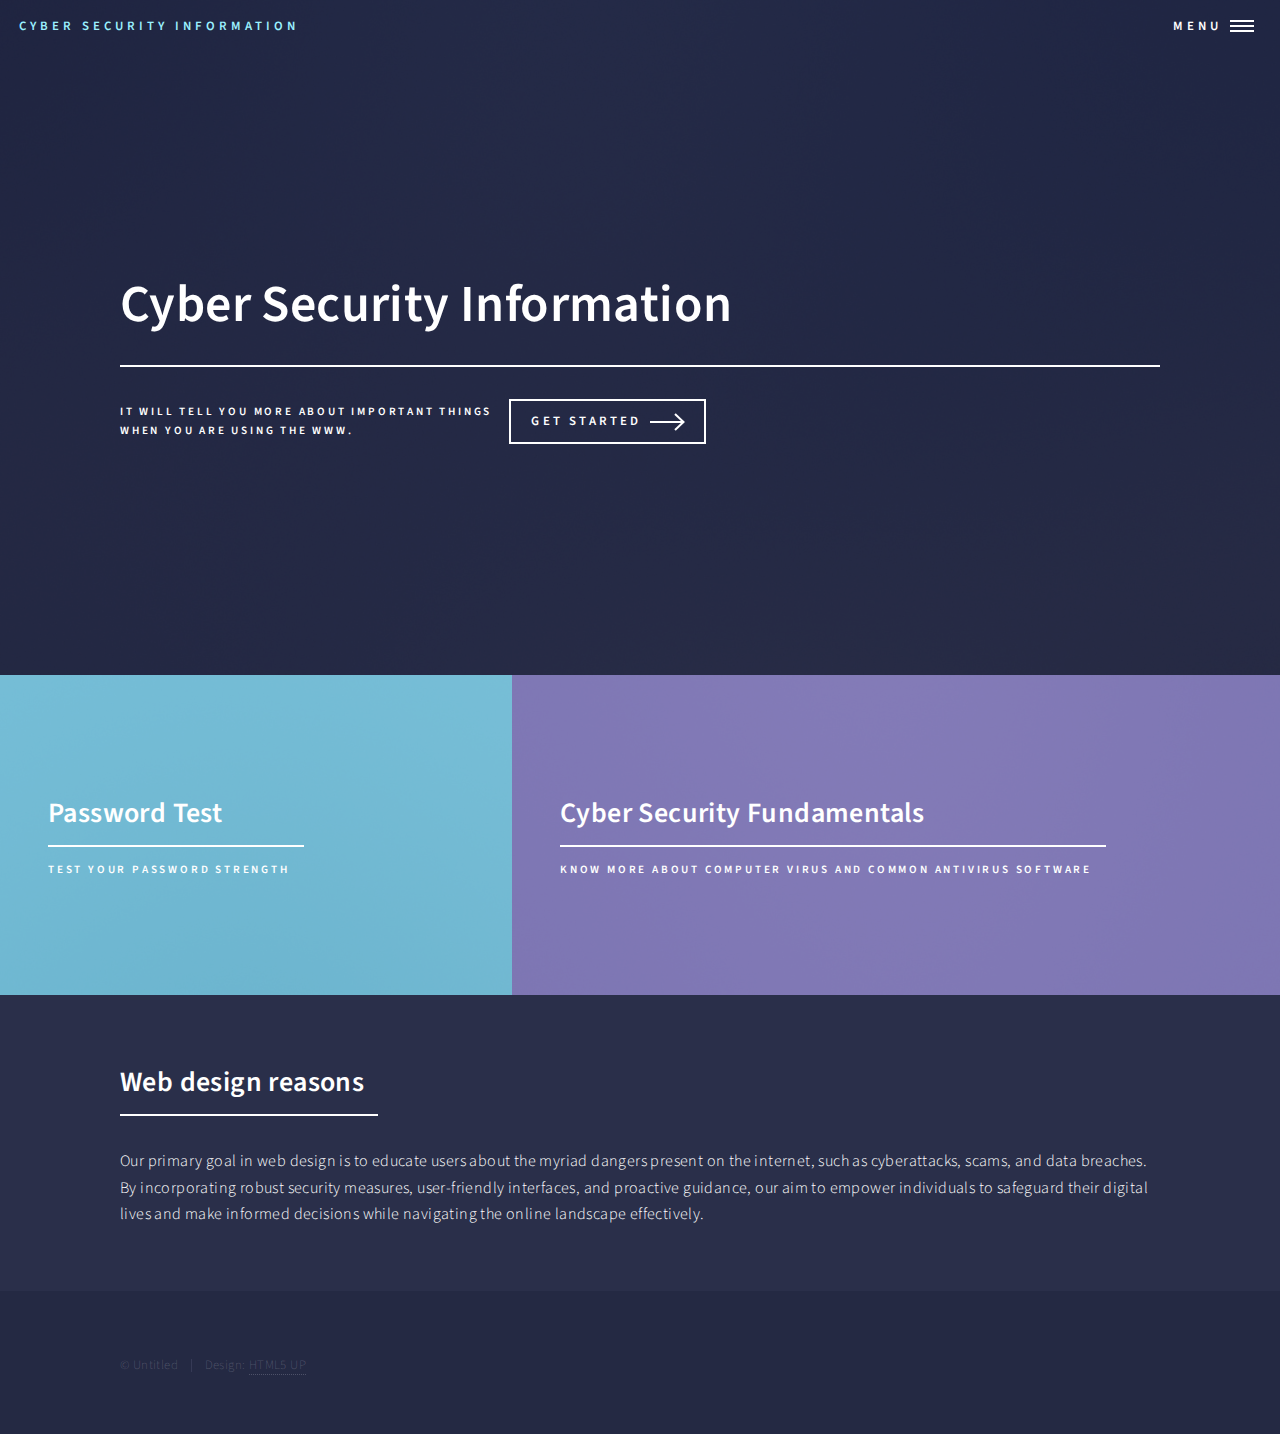
<file: index.html>
<!DOCTYPE HTML>
<!--
	Forty by HTML5 UP
	html5up.net | @ajlkn
	Free for personal and commercial use under the CCA 3.0 license (html5up.net/license)
-->
<html>
	<head>
		<title>Cyber Security Information</title>
		<meta charset="utf-8" />
		<meta name="viewport" content="width=device-width, initial-scale=1, user-scalable=no" />
		<link rel="stylesheet" href="assets/css/main.css" />
		<noscript><link rel="stylesheet" href="assets/css/noscript.css" /></noscript>
	</head>
	<body class="is-preload">

		<!-- Wrapper -->
			<div id="wrapper">

				<!-- Header -->
					<header id="header" class="alt">
						<a href="index.html" class="logo"><span>Cyber Security Information</span></a>
						<nav>
							<a href="#menu">Menu</a>
						</nav>
					</header>

				<!-- Menu -->
					<nav id="menu">
						<ul class="links">
							<li><a href="index.html">Home</a></li>
							<li><a href="landing.html">Password Test</a></li>
							<li><a href="generic.html">Cyber Security Fundamentals</a></li>
						</ul>
					</nav>

				<!-- Banner -->
					<section id="banner" class="major">
						<div class="inner">
							<header class="major">
								<h1>Cyber Security Information</h1>
							</header>
							<div class="content">
								<p>It will tell you more about important things <br />
									when you are using the WWW.</p>
								<ul class="actions">
									<li><a href="#one" class="button next scrolly">Get Started</a></li>
								</ul>
							</div>
						</div>
					</section>

				<!-- Main -->
					<div id="main">

						<!-- One -->
							<section id="one" class="tiles">
								<article>
									<span class="image">
										<img src="images/pic01.jpg" alt="" />
									</span>
									<header class="major">
										<h3><a href="landing.html" class="link">Password Test</a></h3>
										<p>Test your password strength</p>
									</header>
								</article>
								<article>
									<span class="image">
										<img src="images/pic02.jpg" alt="" />
									</span>
									<header class="major">
										<h3><a href="landing.html" class="link">Cyber Security Fundamentals</a></h3>
										<p>Know more about computer virus and common antivirus software</p>
									</header>
								</article>
							</section>

						<!-- Two -->
							<section id="two">
								<div class="inner">
									<header class="major">
										<h2>Web design reasons</h2>
									</header>
									<p>Our primary goal in web design is to educate users about the myriad dangers present on the internet, 
										such as cyberattacks, scams, and data breaches. By incorporating robust security measures, user-friendly interfaces, and proactive guidance, our aim to empower individuals to safeguard their digital lives and 
										make informed decisions while navigating the online landscape effectively.</p>

								</div>
							</section>

					</div>
				

				<!-- Footer -->
					<footer id="footer">
						<div class="inner">
							<ul class="copyright">
								<li>&copy; Untitled</li><li>Design: <a href="https://html5up.net">HTML5 UP</a></li>
							</ul>
						</div>
					</footer>

			</div>

		<!-- Scripts -->
			<script src="assets/js/jquery.min.js"></script>
			<script src="assets/js/jquery.scrolly.min.js"></script>
			<script src="assets/js/jquery.scrollex.min.js"></script>
			<script src="assets/js/browser.min.js"></script>
			<script src="assets/js/breakpoints.min.js"></script>
			<script src="assets/js/util.js"></script>
			<script src="assets/js/main.js"></script>

	</body>
</html>
</file>
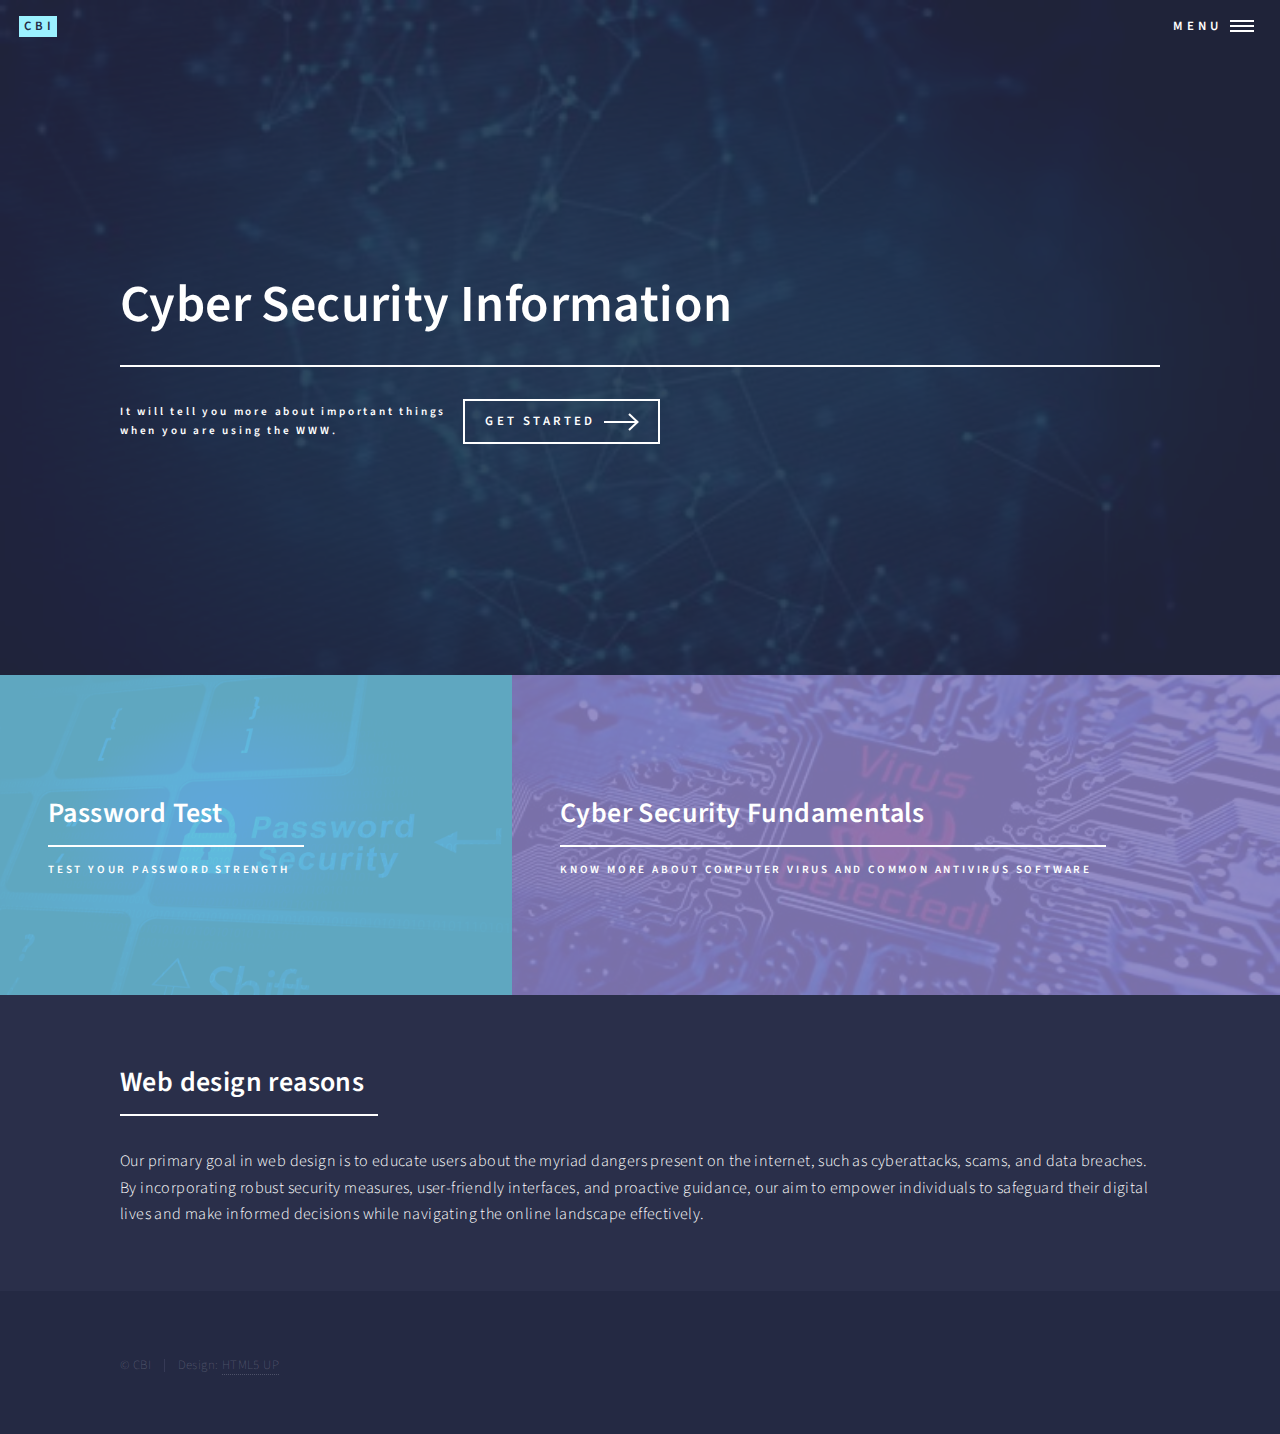
<file: Ken/index.html>
<!DOCTYPE HTML>
<!--
	Forty by HTML5 UP
	html5up.net | @ajlkn
	Free for personal and commercial use under the CCA 3.0 license (html5up.net/license)
-->
<html>
	<head>
		<title>Cyber Security Information</title>
		<meta charset="utf-8" />
		<meta name="viewport" content="width=device-width, initial-scale=1, user-scalable=no" />
		<link rel="stylesheet" href="assets/css/main.css" />
		<noscript><link rel="stylesheet" href="assets/css/noscript.css" /></noscript>
	</head>
	<body class="is-preload">

		<!-- Wrapper -->
			<div id="wrapper">

				<!-- Header -->
					<header id="header" class="alt">
						<a href="index.html" class="logo"><strong>CBI</strong></a>
						<nav>
							<a href="#menu">Menu</a>
						</nav>
					</header>

				<!-- Menu -->
					<nav id="menu">
						<ul class="links">
							<li><a href="index.html">Home</a></li>
							<li><a href="landing.html">Password Test</a></li>
							<li><a href="generic.html">Cyber Security Fundamentals</a></li>
						</ul>
					</nav>

				<!-- Banner -->
					<section id="banner" class="major">
						<div class="inner">
							<header class="major">
								<h1>Cyber Security Information</h1>
							</header>
							<div class="content">
								<p>It will tell you more about important things <br />
									when you are using the WWW.</p>
								<ul class="actions">
									<li><a href="#one" class="button next scrolly">Get Started</a></li>
								</ul>
							</div>
						</div>
					</section>

				<!-- Main -->
					<div id="main">

						<!-- One -->
							<section id="one" class="tiles">
								<article>
									<span class="image">
										<img src="images/passwdtest.jpg" alt="" />
									</span>
									<header class="major">
										<h3><a href="landing.html" class="link">Password Test</a></h3>
										<p>Test your password strength</p>
									</header>
								</article>
								<article>
									<span class="image">
										<img src="images/cd.jpeg" alt="" />
									</span>
									<header class="major">
										<h3><a href="generic.html" class="link">Cyber Security Fundamentals</a></h3>
										<p>Know more about computer virus and common antivirus software</p>
									</header>
								</article>
							</section>

						<!-- Two -->
							<section id="two">
								<div class="inner">
									<header class="major">
										<h2>Web design reasons</h2>
									</header>
									<p>Our primary goal in web design is to educate users about the myriad dangers present on the internet, 
										such as cyberattacks, scams, and data breaches. By incorporating robust security measures, user-friendly interfaces, and proactive guidance, our aim to empower individuals to safeguard their digital lives and 
										make informed decisions while navigating the online landscape effectively.</p>

								</div>
							</section>

					</div>
				

				<!-- Footer -->
					<footer id="footer">
						<div class="inner">
							<ul class="copyright">
								<li>&copy; CBI</li><li>Design: <a href="https://html5up.net">HTML5 UP</a></li>
							</ul>
						</div>
					</footer>

			</div>

		<!-- Scripts -->
			<script src="assets/js/jquery.min.js"></script>
			<script src="assets/js/jquery.scrolly.min.js"></script>
			<script src="assets/js/jquery.scrollex.min.js"></script>
			<script src="assets/js/browser.min.js"></script>
			<script src="assets/js/breakpoints.min.js"></script>
			<script src="assets/js/util.js"></script>
			<script src="assets/js/main.js"></script>

	</body>
</html>
</file>
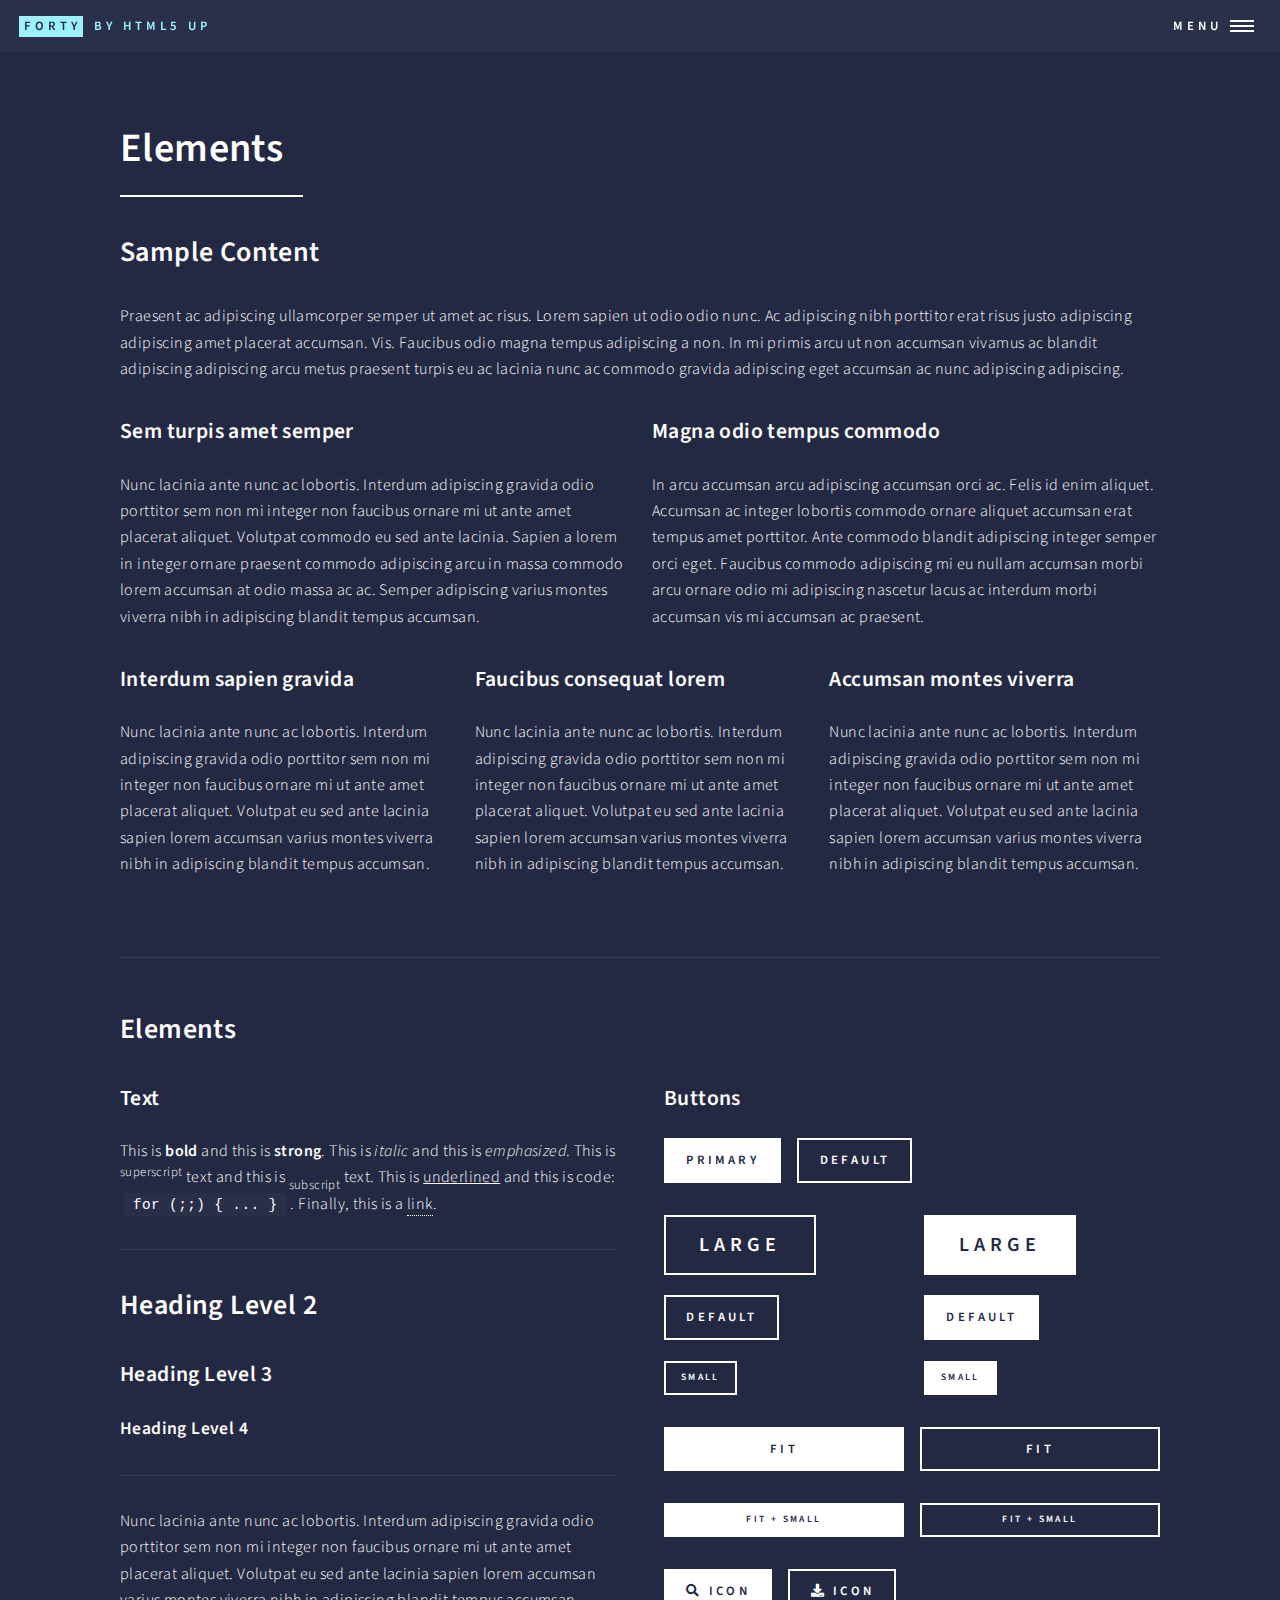
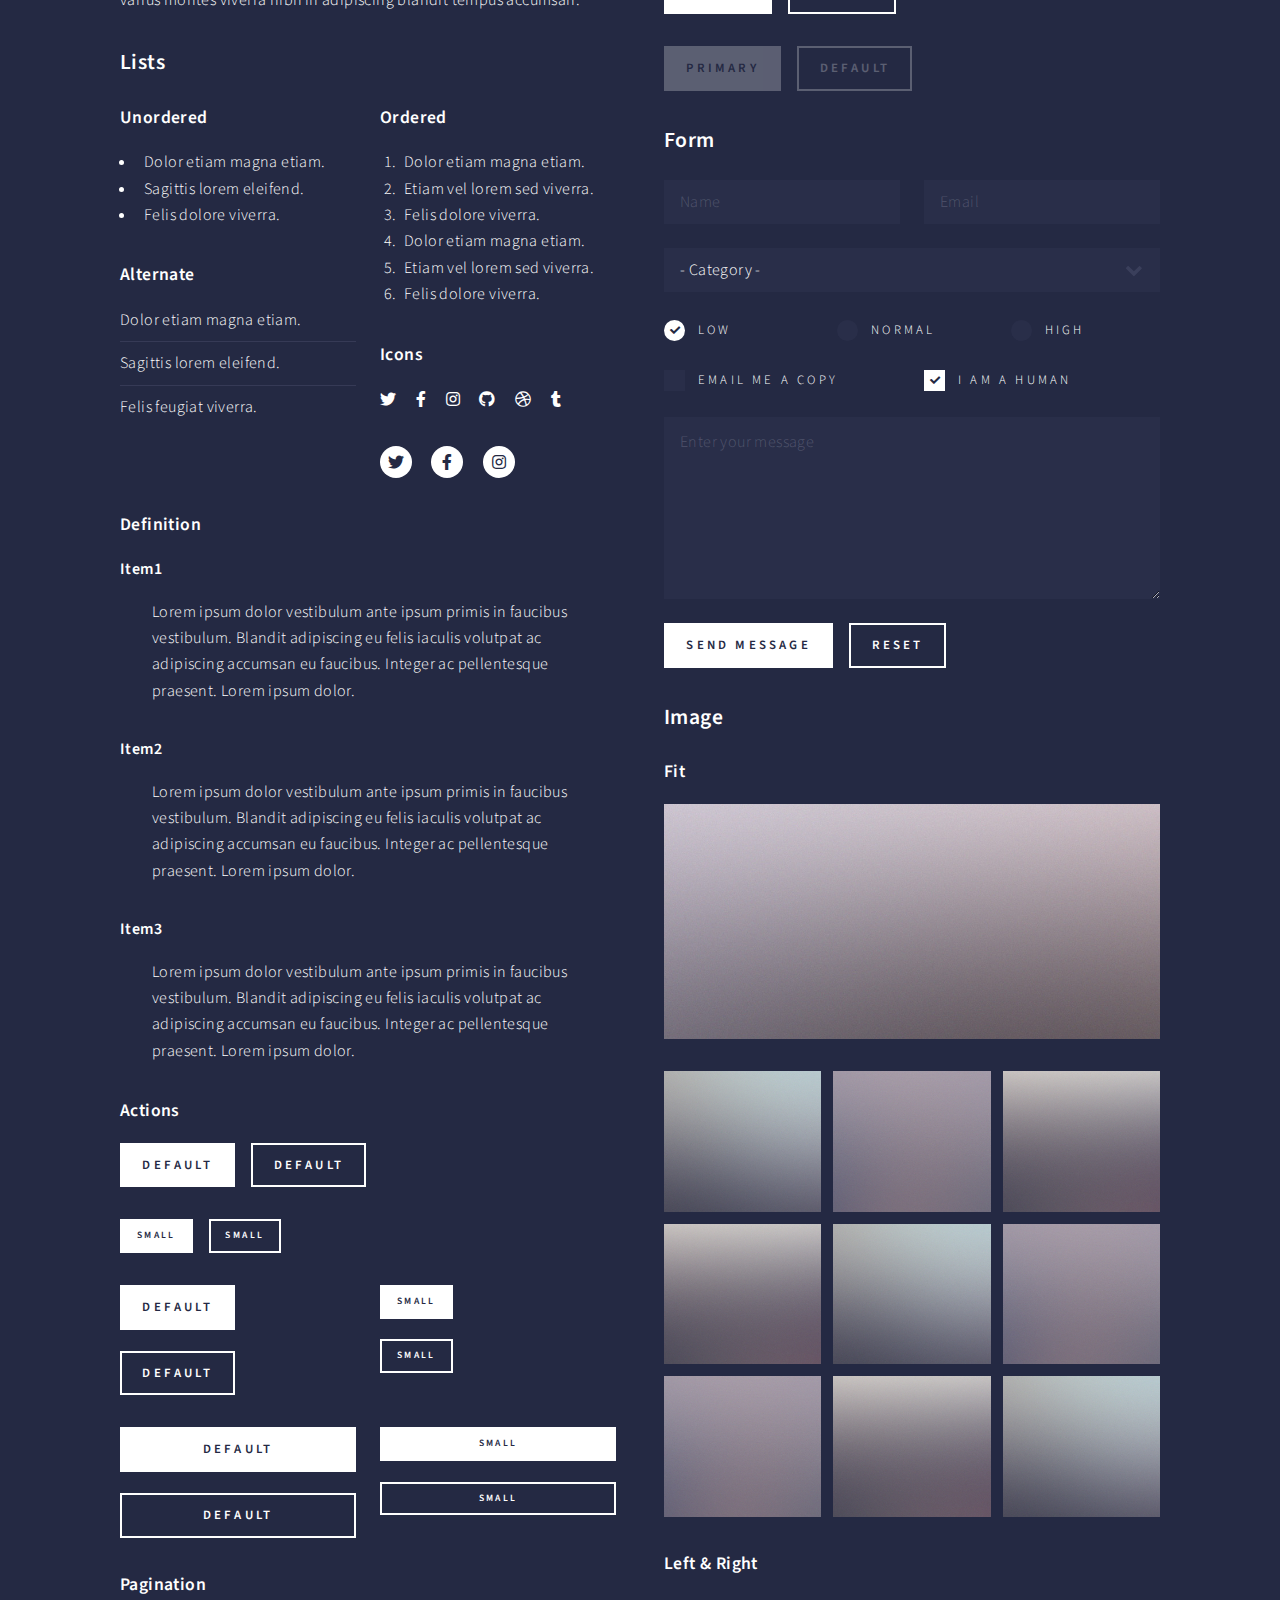
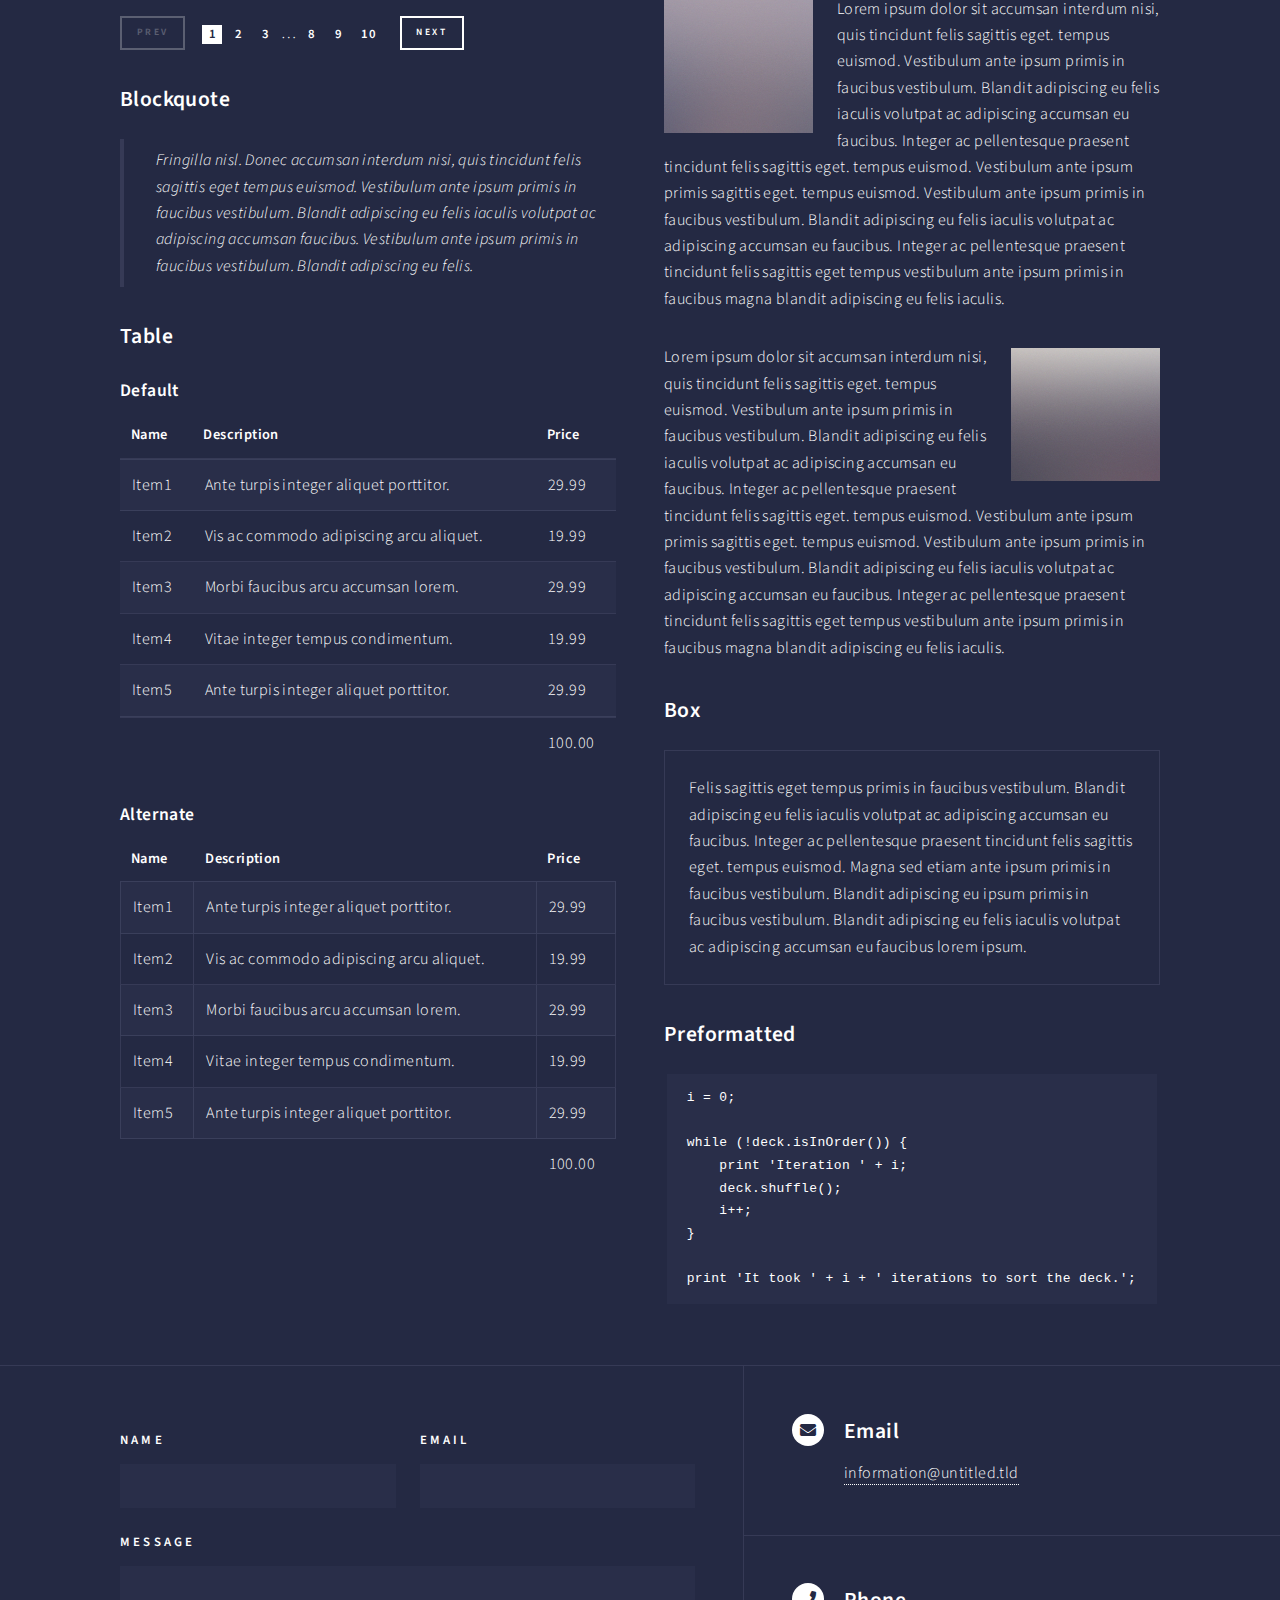
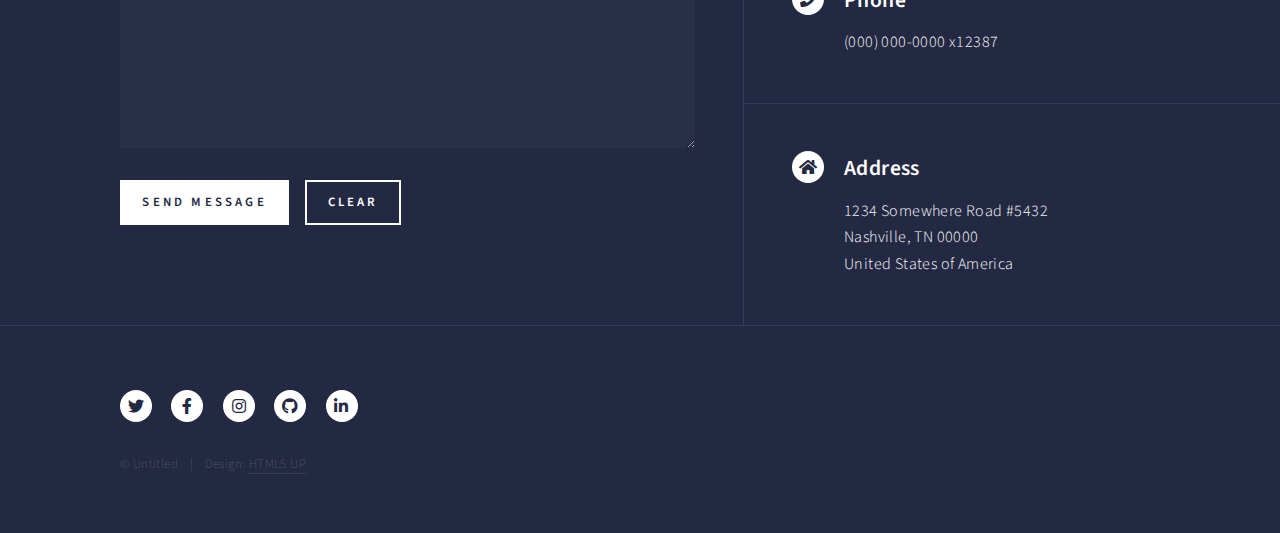
<file: elements.html>
<!DOCTYPE HTML>
<!--
	Forty by HTML5 UP
	html5up.net | @ajlkn
	Free for personal and commercial use under the CCA 3.0 license (html5up.net/license)
-->
<html>
	<head>
		<title>Elements - Forty by HTML5 UP</title>
		<meta charset="utf-8" />
		<meta name="viewport" content="width=device-width, initial-scale=1, user-scalable=no" />
		<link rel="stylesheet" href="assets/css/main.css" />
		<noscript><link rel="stylesheet" href="assets/css/noscript.css" /></noscript>
	</head>
	<body class="is-preload">

		<!-- Wrapper -->
			<div id="wrapper">

				<!-- Header -->
					<header id="header">
						<a href="index.html" class="logo"><strong>Forty</strong> <span>by HTML5 UP</span></a>
						<nav>
							<a href="#menu">Menu</a>
						</nav>
					</header>

				<!-- Menu -->
					<nav id="menu">
						<ul class="links">
							<li><a href="index.html">Home</a></li>
							<li><a href="landing.html">Landing</a></li>
							<li><a href="generic.html">Generic</a></li>
							<li><a href="elements.html">Elements</a></li>
						</ul>
						<ul class="actions stacked">
							<li><a href="#" class="button primary fit">Get Started</a></li>
							<li><a href="#" class="button fit">Log In</a></li>
						</ul>
					</nav>

				<!-- Main -->
					<div id="main" class="alt">

						<!-- One -->
							<section id="one">
								<div class="inner">
									<header class="major">
										<h1>Elements</h1>
									</header>

									<!-- Content -->
										<h2 id="content">Sample Content</h2>
										<p>Praesent ac adipiscing ullamcorper semper ut amet ac risus. Lorem sapien ut odio odio nunc. Ac adipiscing nibh porttitor erat risus justo adipiscing adipiscing amet placerat accumsan. Vis. Faucibus odio magna tempus adipiscing a non. In mi primis arcu ut non accumsan vivamus ac blandit adipiscing adipiscing arcu metus praesent turpis eu ac lacinia nunc ac commodo gravida adipiscing eget accumsan ac nunc adipiscing adipiscing.</p>
										<div class="row">
											<div class="col-6 col-12-small">
												<h3>Sem turpis amet semper</h3>
												<p>Nunc lacinia ante nunc ac lobortis. Interdum adipiscing gravida odio porttitor sem non mi integer non faucibus ornare mi ut ante amet placerat aliquet. Volutpat commodo eu sed ante lacinia. Sapien a lorem in integer ornare praesent commodo adipiscing arcu in massa commodo lorem accumsan at odio massa ac ac. Semper adipiscing varius montes viverra nibh in adipiscing blandit tempus accumsan.</p>
											</div>
											<div class="col-6 col-12-small">
												<h3>Magna odio tempus commodo</h3>
												<p>In arcu accumsan arcu adipiscing accumsan orci ac. Felis id enim aliquet. Accumsan ac integer lobortis commodo ornare aliquet accumsan erat tempus amet porttitor. Ante commodo blandit adipiscing integer semper orci eget. Faucibus commodo adipiscing mi eu nullam accumsan morbi arcu ornare odio mi adipiscing nascetur lacus ac interdum morbi accumsan vis mi accumsan ac praesent.</p>
											</div>
											<!-- Break -->
											<div class="col-4 col-12-medium">
												<h3>Interdum sapien gravida</h3>
												<p>Nunc lacinia ante nunc ac lobortis. Interdum adipiscing gravida odio porttitor sem non mi integer non faucibus ornare mi ut ante amet placerat aliquet. Volutpat eu sed ante lacinia sapien lorem accumsan varius montes viverra nibh in adipiscing blandit tempus accumsan.</p>
											</div>
											<div class="col-4 col-12-medium">
												<h3>Faucibus consequat lorem</h3>
												<p>Nunc lacinia ante nunc ac lobortis. Interdum adipiscing gravida odio porttitor sem non mi integer non faucibus ornare mi ut ante amet placerat aliquet. Volutpat eu sed ante lacinia sapien lorem accumsan varius montes viverra nibh in adipiscing blandit tempus accumsan.</p>
											</div>
											<div class="col-4 col-12-medium">
												<h3>Accumsan montes viverra</h3>
												<p>Nunc lacinia ante nunc ac lobortis. Interdum adipiscing gravida odio porttitor sem non mi integer non faucibus ornare mi ut ante amet placerat aliquet. Volutpat eu sed ante lacinia sapien lorem accumsan varius montes viverra nibh in adipiscing blandit tempus accumsan.</p>
											</div>
										</div>

									<hr class="major" />

									<!-- Elements -->
										<h2 id="elements">Elements</h2>
										<div class="row gtr-200">
											<div class="col-6 col-12-medium">

												<!-- Text stuff -->
													<h3>Text</h3>
													<p>This is <b>bold</b> and this is <strong>strong</strong>. This is <i>italic</i> and this is <em>emphasized</em>.
													This is <sup>superscript</sup> text and this is <sub>subscript</sub> text.
													This is <u>underlined</u> and this is code: <code>for (;;) { ... }</code>.
													Finally, this is a <a href="#">link</a>.</p>
													<hr />
													<h2>Heading Level 2</h2>
													<h3>Heading Level 3</h3>
													<h4>Heading Level 4</h4>
													<hr />
													<p>Nunc lacinia ante nunc ac lobortis. Interdum adipiscing gravida odio porttitor sem non mi integer non faucibus ornare mi ut ante amet placerat aliquet. Volutpat eu sed ante lacinia sapien lorem accumsan varius montes viverra nibh in adipiscing blandit tempus accumsan.</p>

												<!-- Lists -->
													<h3>Lists</h3>
													<div class="row">
														<div class="col-6 col-12-small">

															<h4>Unordered</h4>
															<ul>
																<li>Dolor etiam magna etiam.</li>
																<li>Sagittis lorem eleifend.</li>
																<li>Felis dolore viverra.</li>
															</ul>

															<h4>Alternate</h4>
															<ul class="alt">
																<li>Dolor etiam magna etiam.</li>
																<li>Sagittis lorem eleifend.</li>
																<li>Felis feugiat viverra.</li>
															</ul>

														</div>
														<div class="col-6 col-12-small">

															<h4>Ordered</h4>
															<ol>
																<li>Dolor etiam magna etiam.</li>
																<li>Etiam vel lorem sed viverra.</li>
																<li>Felis dolore viverra.</li>
																<li>Dolor etiam magna etiam.</li>
																<li>Etiam vel lorem sed viverra.</li>
																<li>Felis dolore viverra.</li>
															</ol>

															<h4>Icons</h4>
															<ul class="icons">
																<li><a href="#" class="icon brands fa-twitter"><span class="label">Twitter</span></a></li>
																<li><a href="#" class="icon brands fa-facebook-f"><span class="label">Facebook</span></a></li>
																<li><a href="#" class="icon brands fa-instagram"><span class="label">Instagram</span></a></li>
																<li><a href="#" class="icon brands fa-github"><span class="label">Github</span></a></li>
																<li><a href="#" class="icon brands fa-dribbble"><span class="label">Dribbble</span></a></li>
																<li><a href="#" class="icon brands fa-tumblr"><span class="label">Tumblr</span></a></li>
															</ul>
															<ul class="icons">
																<li><a href="#" class="icon brands alt fa-twitter"><span class="label">Twitter</span></a></li>
																<li><a href="#" class="icon brands alt fa-facebook-f"><span class="label">Facebook</span></a></li>
																<li><a href="#" class="icon brands alt fa-instagram"><span class="label">Instagram</span></a></li>
															</ul>

														</div>
													</div>
													<h4>Definition</h4>
													<dl>
														<dt>Item1</dt>
														<dd>
															<p>Lorem ipsum dolor vestibulum ante ipsum primis in faucibus vestibulum. Blandit adipiscing eu felis iaculis volutpat ac adipiscing accumsan eu faucibus. Integer ac pellentesque praesent. Lorem ipsum dolor.</p>
														</dd>
														<dt>Item2</dt>
														<dd>
															<p>Lorem ipsum dolor vestibulum ante ipsum primis in faucibus vestibulum. Blandit adipiscing eu felis iaculis volutpat ac adipiscing accumsan eu faucibus. Integer ac pellentesque praesent. Lorem ipsum dolor.</p>
														</dd>
														<dt>Item3</dt>
														<dd>
															<p>Lorem ipsum dolor vestibulum ante ipsum primis in faucibus vestibulum. Blandit adipiscing eu felis iaculis volutpat ac adipiscing accumsan eu faucibus. Integer ac pellentesque praesent. Lorem ipsum dolor.</p>
														</dd>
													</dl>

													<h4>Actions</h4>
													<ul class="actions">
														<li><a href="#" class="button primary">Default</a></li>
														<li><a href="#" class="button">Default</a></li>
													</ul>
													<ul class="actions small">
														<li><a href="#" class="button primary small">Small</a></li>
														<li><a href="#" class="button small">Small</a></li>
													</ul>
													<div class="row">
														<div class="col-6 col-12-small">
															<ul class="actions stacked">
																<li><a href="#" class="button primary">Default</a></li>
																<li><a href="#" class="button">Default</a></li>
															</ul>
														</div>
														<div class="col-6 col-12-small">
															<ul class="actions stacked">
																<li><a href="#" class="button primary small">Small</a></li>
																<li><a href="#" class="button small">Small</a></li>
															</ul>
														</div>
														<div class="col-6 col-12-small">
															<ul class="actions stacked">
																<li><a href="#" class="button primary fit">Default</a></li>
																<li><a href="#" class="button fit">Default</a></li>
															</ul>
														</div>
														<div class="col-6 col-12-small">
															<ul class="actions stacked">
																<li><a href="#" class="button primary small fit">Small</a></li>
																<li><a href="#" class="button small fit">Small</a></li>
															</ul>
														</div>
													</div>

													<h4>Pagination</h4>
													<ul class="pagination">
														<li><span class="button small disabled">Prev</span></li>
														<li><a href="#" class="page active">1</a></li>
														<li><a href="#" class="page">2</a></li>
														<li><a href="#" class="page">3</a></li>
														<li><span>&hellip;</span></li>
														<li><a href="#" class="page">8</a></li>
														<li><a href="#" class="page">9</a></li>
														<li><a href="#" class="page">10</a></li>
														<li><a href="#" class="button small">Next</a></li>
													</ul>

												<!-- Blockquote -->
													<h3>Blockquote</h3>
													<blockquote>Fringilla nisl. Donec accumsan interdum nisi, quis tincidunt felis sagittis eget tempus euismod. Vestibulum ante ipsum primis in faucibus vestibulum. Blandit adipiscing eu felis iaculis volutpat ac adipiscing accumsan faucibus. Vestibulum ante ipsum primis in faucibus vestibulum. Blandit adipiscing eu felis.</blockquote>

												<!-- Table -->
													<h3>Table</h3>

													<h4>Default</h4>
													<div class="table-wrapper">
														<table>
															<thead>
																<tr>
																	<th>Name</th>
																	<th>Description</th>
																	<th>Price</th>
																</tr>
															</thead>
															<tbody>
																<tr>
																	<td>Item1</td>
																	<td>Ante turpis integer aliquet porttitor.</td>
																	<td>29.99</td>
																</tr>
																<tr>
																	<td>Item2</td>
																	<td>Vis ac commodo adipiscing arcu aliquet.</td>
																	<td>19.99</td>
																</tr>
																<tr>
																	<td>Item3</td>
																	<td> Morbi faucibus arcu accumsan lorem.</td>
																	<td>29.99</td>
																</tr>
																<tr>
																	<td>Item4</td>
																	<td>Vitae integer tempus condimentum.</td>
																	<td>19.99</td>
																</tr>
																<tr>
																	<td>Item5</td>
																	<td>Ante turpis integer aliquet porttitor.</td>
																	<td>29.99</td>
																</tr>
															</tbody>
															<tfoot>
																<tr>
																	<td colspan="2"></td>
																	<td>100.00</td>
																</tr>
															</tfoot>
														</table>
													</div>

													<h4>Alternate</h4>
													<div class="table-wrapper">
														<table class="alt">
															<thead>
																<tr>
																	<th>Name</th>
																	<th>Description</th>
																	<th>Price</th>
																</tr>
															</thead>
															<tbody>
																<tr>
																	<td>Item1</td>
																	<td>Ante turpis integer aliquet porttitor.</td>
																	<td>29.99</td>
																</tr>
																<tr>
																	<td>Item2</td>
																	<td>Vis ac commodo adipiscing arcu aliquet.</td>
																	<td>19.99</td>
																</tr>
																<tr>
																	<td>Item3</td>
																	<td> Morbi faucibus arcu accumsan lorem.</td>
																	<td>29.99</td>
																</tr>
																<tr>
																	<td>Item4</td>
																	<td>Vitae integer tempus condimentum.</td>
																	<td>19.99</td>
																</tr>
																<tr>
																	<td>Item5</td>
																	<td>Ante turpis integer aliquet porttitor.</td>
																	<td>29.99</td>
																</tr>
															</tbody>
															<tfoot>
																<tr>
																	<td colspan="2"></td>
																	<td>100.00</td>
																</tr>
															</tfoot>
														</table>
													</div>

											</div>
											<div class="col-6 col-12-medium">

												<!-- Buttons -->
													<h3>Buttons</h3>
													<ul class="actions">
														<li><a href="#" class="button primary">Primary</a></li>
														<li><a href="#" class="button">Default</a></li>
													</ul>
													<div class="row">
														<div class="col-6 col-12-xsmall">
															<ul class="actions stacked">
																<li><a href="#" class="button large">Large</a></li>
																<li><a href="#" class="button">Default</a></li>
																<li><a href="#" class="button small">Small</a></li>
															</ul>
														</div>
														<div class="col-6 col-12-xsmall">
															<ul class="actions stacked">
																<li><a href="#" class="button primary large">Large</a></li>
																<li><a href="#" class="button primary">Default</a></li>
																<li><a href="#" class="button primary small">Small</a></li>
															</ul>
														</div>
													</div>
													<ul class="actions fit">
														<li><a href="#" class="button primary fit">Fit</a></li>
														<li><a href="#" class="button fit">Fit</a></li>
													</ul>
													<ul class="actions fit small">
														<li><a href="#" class="button primary fit small">Fit + Small</a></li>
														<li><a href="#" class="button fit small">Fit + Small</a></li>
													</ul>
													<ul class="actions">
														<li><a href="#" class="button primary icon solid fa-search">Icon</a></li>
														<li><a href="#" class="button icon solid fa-download">Icon</a></li>
													</ul>
													<ul class="actions">
														<li><span class="button primary disabled">Primary</span></li>
														<li><span class="button disabled">Default</span></li>
													</ul>

												<!-- Form -->
													<h3>Form</h3>

													<form method="post" action="#">
														<div class="row gtr-uniform">
															<div class="col-6 col-12-xsmall">
																<input type="text" name="demo-name" id="demo-name" value="" placeholder="Name" />
															</div>
															<div class="col-6 col-12-xsmall">
																<input type="email" name="demo-email" id="demo-email" value="" placeholder="Email" />
															</div>
															<!-- Break -->
															<div class="col-12">
																<select name="demo-category" id="demo-category">
																	<option value="">- Category -</option>
																	<option value="1">Manufacturing</option>
																	<option value="1">Shipping</option>
																	<option value="1">Administration</option>
																	<option value="1">Human Resources</option>
																</select>
															</div>
															<!-- Break -->
															<div class="col-4 col-12-small">
																<input type="radio" id="demo-priority-low" name="demo-priority" checked>
																<label for="demo-priority-low">Low</label>
															</div>
															<div class="col-4 col-12-small">
																<input type="radio" id="demo-priority-normal" name="demo-priority">
																<label for="demo-priority-normal">Normal</label>
															</div>
															<div class="col-4 col-12-small">
																<input type="radio" id="demo-priority-high" name="demo-priority">
																<label for="demo-priority-high">High</label>
															</div>
															<!-- Break -->
															<div class="col-6 col-12-small">
																<input type="checkbox" id="demo-copy" name="demo-copy">
																<label for="demo-copy">Email me a copy</label>
															</div>
															<div class="col-6 col-12-small">
																<input type="checkbox" id="demo-human" name="demo-human" checked>
																<label for="demo-human">I am a human</label>
															</div>
															<!-- Break -->
															<div class="col-12">
																<textarea name="demo-message" id="demo-message" placeholder="Enter your message" rows="6"></textarea>
															</div>
															<!-- Break -->
															<div class="col-12">
																<ul class="actions">
																	<li><input type="submit" value="Send Message" class="primary" /></li>
																	<li><input type="reset" value="Reset" /></li>
																</ul>
															</div>
														</div>
													</form>

												<!-- Image -->
													<h3>Image</h3>

													<h4>Fit</h4>
													<span class="image fit"><img src="images/pic03.jpg" alt="" /></span>
													<div class="box alt">
														<div class="row gtr-50 gtr-uniform">
															<div class="col-4"><span class="image fit"><img src="images/pic08.jpg" alt="" /></span></div>
															<div class="col-4"><span class="image fit"><img src="images/pic09.jpg" alt="" /></span></div>
															<div class="col-4"><span class="image fit"><img src="images/pic10.jpg" alt="" /></span></div>
															<!-- Break -->
															<div class="col-4"><span class="image fit"><img src="images/pic10.jpg" alt="" /></span></div>
															<div class="col-4"><span class="image fit"><img src="images/pic08.jpg" alt="" /></span></div>
															<div class="col-4"><span class="image fit"><img src="images/pic09.jpg" alt="" /></span></div>
															<!-- Break -->
															<div class="col-4"><span class="image fit"><img src="images/pic09.jpg" alt="" /></span></div>
															<div class="col-4"><span class="image fit"><img src="images/pic10.jpg" alt="" /></span></div>
															<div class="col-4"><span class="image fit"><img src="images/pic08.jpg" alt="" /></span></div>
														</div>
													</div>

													<h4>Left &amp; Right</h4>
													<p><span class="image left"><img src="images/pic09.jpg" alt="" /></span>Lorem ipsum dolor sit accumsan interdum nisi, quis tincidunt felis sagittis eget. tempus euismod. Vestibulum ante ipsum primis in faucibus vestibulum. Blandit adipiscing eu felis iaculis volutpat ac adipiscing accumsan eu faucibus. Integer ac pellentesque praesent tincidunt felis sagittis eget. tempus euismod. Vestibulum ante ipsum primis sagittis eget. tempus euismod. Vestibulum ante ipsum primis in faucibus vestibulum. Blandit adipiscing eu felis iaculis volutpat ac adipiscing accumsan eu faucibus. Integer ac pellentesque praesent tincidunt felis sagittis eget tempus vestibulum ante ipsum primis in faucibus magna blandit adipiscing eu felis iaculis.</p>
													<p><span class="image right"><img src="images/pic10.jpg" alt="" /></span>Lorem ipsum dolor sit accumsan interdum nisi, quis tincidunt felis sagittis eget. tempus euismod. Vestibulum ante ipsum primis in faucibus vestibulum. Blandit adipiscing eu felis iaculis volutpat ac adipiscing accumsan eu faucibus. Integer ac pellentesque praesent tincidunt felis sagittis eget. tempus euismod. Vestibulum ante ipsum primis sagittis eget. tempus euismod. Vestibulum ante ipsum primis in faucibus vestibulum. Blandit adipiscing eu felis iaculis volutpat ac adipiscing accumsan eu faucibus. Integer ac pellentesque praesent tincidunt felis sagittis eget tempus vestibulum ante ipsum primis in faucibus magna blandit adipiscing eu felis iaculis.</p>

												<!-- Box -->
													<h3>Box</h3>
													<div class="box">
														<p>Felis sagittis eget tempus primis in faucibus vestibulum. Blandit adipiscing eu felis iaculis volutpat ac adipiscing accumsan eu faucibus. Integer ac pellentesque praesent tincidunt felis sagittis eget. tempus euismod. Magna sed etiam ante ipsum primis in faucibus vestibulum. Blandit adipiscing eu ipsum primis in faucibus vestibulum. Blandit adipiscing eu felis iaculis volutpat ac adipiscing accumsan eu faucibus lorem ipsum.</p>
													</div>

												<!-- Preformatted Code -->
													<h3>Preformatted</h3>
													<pre><code>i = 0;

while (!deck.isInOrder()) {
    print 'Iteration ' + i;
    deck.shuffle();
    i++;
}

print 'It took ' + i + ' iterations to sort the deck.';
</code></pre>

											</div>
										</div>

								</div>
							</section>

					</div>

				<!-- Contact -->
					<section id="contact">
						<div class="inner">
							<section>
								<form method="post" action="#">
									<div class="fields">
										<div class="field half">
											<label for="name">Name</label>
											<input type="text" name="name" id="name" />
										</div>
										<div class="field half">
											<label for="email">Email</label>
											<input type="text" name="email" id="email" />
										</div>
										<div class="field">
											<label for="message">Message</label>
											<textarea name="message" id="message" rows="6"></textarea>
										</div>
									</div>
									<ul class="actions">
										<li><input type="submit" value="Send Message" class="primary" /></li>
										<li><input type="reset" value="Clear" /></li>
									</ul>
								</form>
							</section>
							<section class="split">
								<section>
									<div class="contact-method">
										<span class="icon solid alt fa-envelope"></span>
										<h3>Email</h3>
										<a href="#">information@untitled.tld</a>
									</div>
								</section>
								<section>
									<div class="contact-method">
										<span class="icon solid alt fa-phone"></span>
										<h3>Phone</h3>
										<span>(000) 000-0000 x12387</span>
									</div>
								</section>
								<section>
									<div class="contact-method">
										<span class="icon solid alt fa-home"></span>
										<h3>Address</h3>
										<span>1234 Somewhere Road #5432<br />
										Nashville, TN 00000<br />
										United States of America</span>
									</div>
								</section>
							</section>
						</div>
					</section>

				<!-- Footer -->
					<footer id="footer">
						<div class="inner">
							<ul class="icons">
								<li><a href="#" class="icon brands alt fa-twitter"><span class="label">Twitter</span></a></li>
								<li><a href="#" class="icon brands alt fa-facebook-f"><span class="label">Facebook</span></a></li>
								<li><a href="#" class="icon brands alt fa-instagram"><span class="label">Instagram</span></a></li>
								<li><a href="#" class="icon brands alt fa-github"><span class="label">GitHub</span></a></li>
								<li><a href="#" class="icon brands alt fa-linkedin-in"><span class="label">LinkedIn</span></a></li>
							</ul>
							<ul class="copyright">
								<li>&copy; Untitled</li><li>Design: <a href="https://html5up.net">HTML5 UP</a></li>
							</ul>
						</div>
					</footer>

			</div>

		<!-- Scripts -->
			<script src="assets/js/jquery.min.js"></script>
			<script src="assets/js/jquery.scrolly.min.js"></script>
			<script src="assets/js/jquery.scrollex.min.js"></script>
			<script src="assets/js/browser.min.js"></script>
			<script src="assets/js/breakpoints.min.js"></script>
			<script src="assets/js/util.js"></script>
			<script src="assets/js/main.js"></script>

	</body>
</html>
</file>
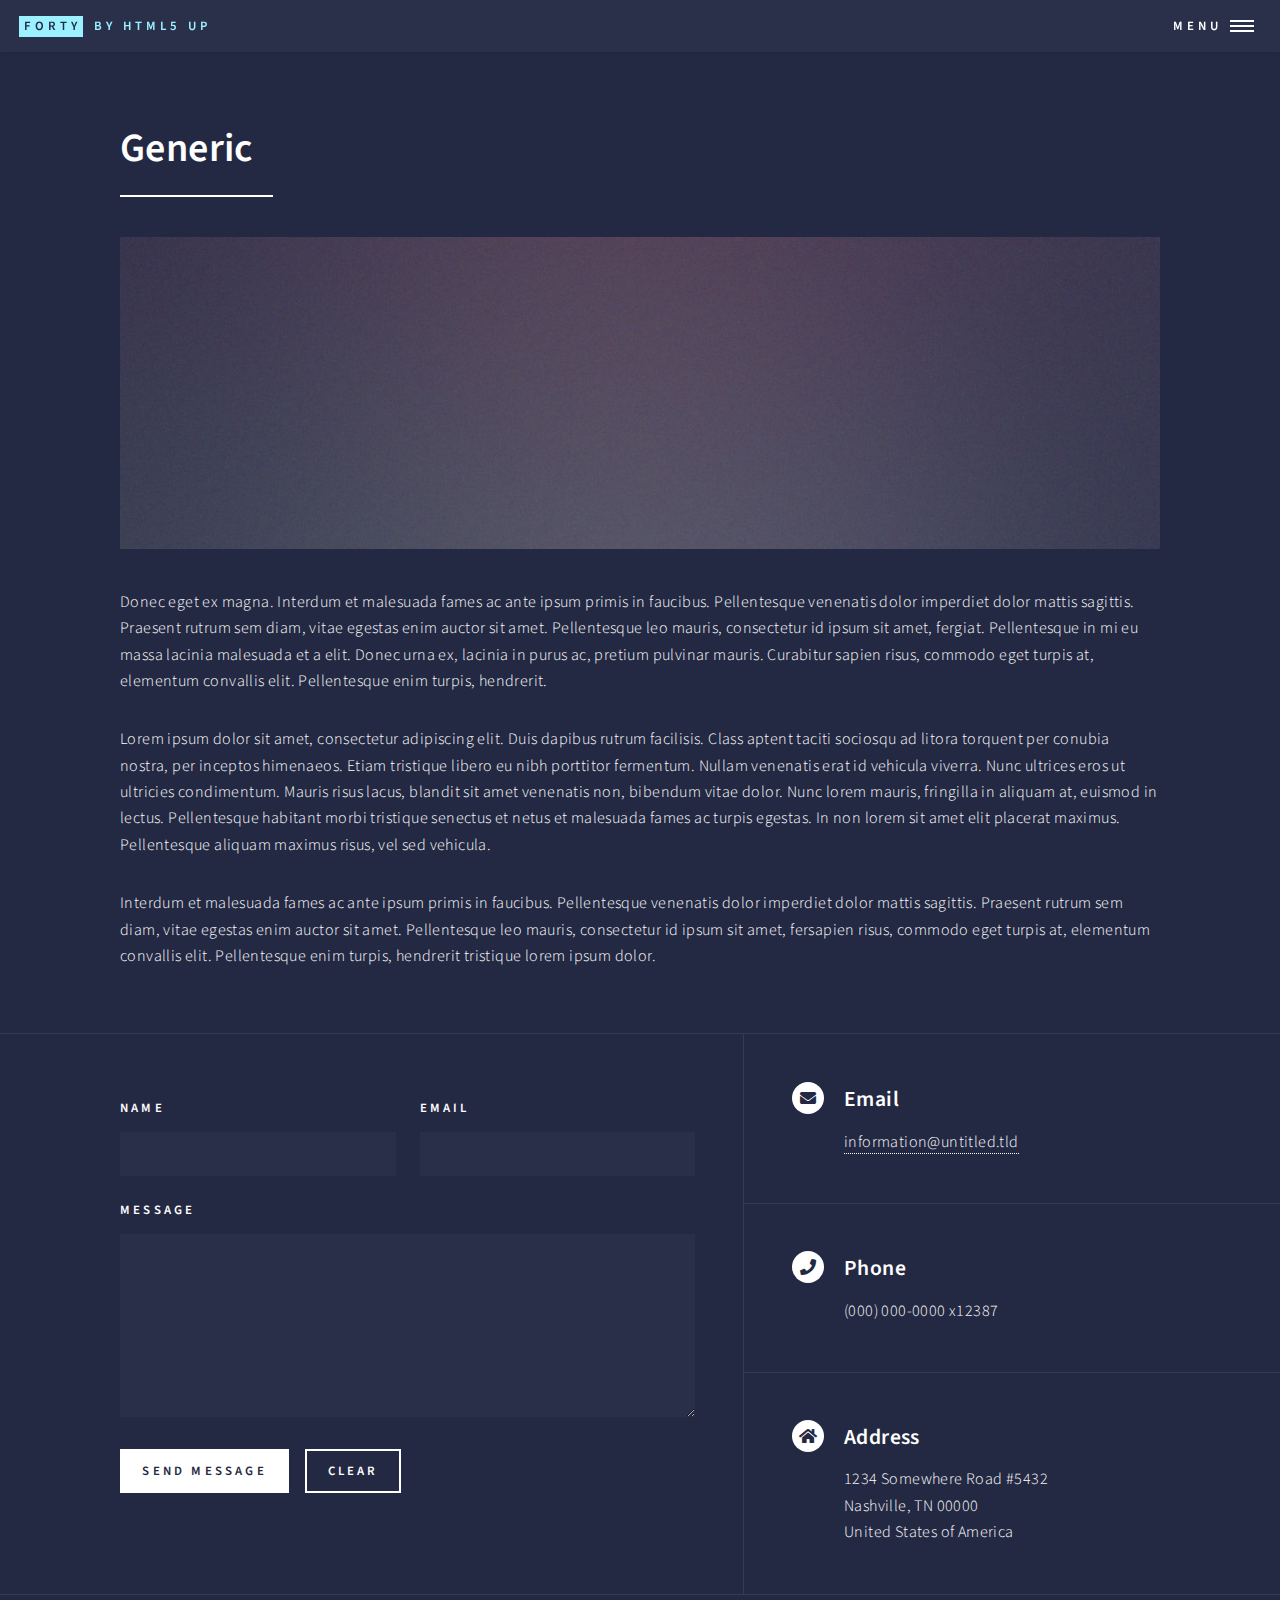
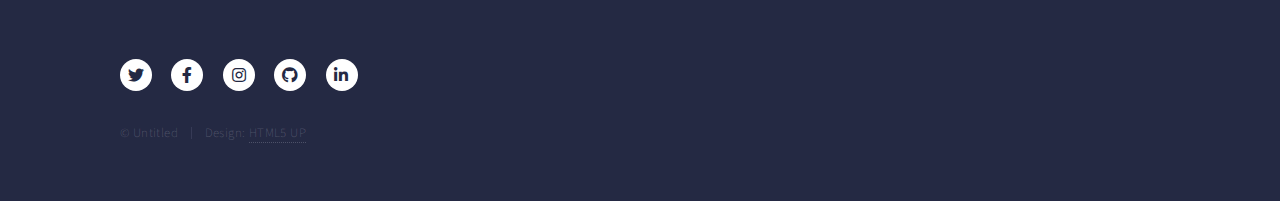
<file: generic.html>
<!DOCTYPE HTML>
<!--
	Forty by HTML5 UP
	html5up.net | @ajlkn
	Free for personal and commercial use under the CCA 3.0 license (html5up.net/license)
-->
<html>
	<head>
		<title>Generic - Forty by HTML5 UP</title>
		<meta charset="utf-8" />
		<meta name="viewport" content="width=device-width, initial-scale=1, user-scalable=no" />
		<link rel="stylesheet" href="assets/css/main.css" />
		<noscript><link rel="stylesheet" href="assets/css/noscript.css" /></noscript>
	</head>
	<body class="is-preload">

		<!-- Wrapper -->
			<div id="wrapper">

				<!-- Header -->
					<header id="header">
						<a href="index.html" class="logo"><strong>Forty</strong> <span>by HTML5 UP</span></a>
						<nav>
							<a href="#menu">Menu</a>
						</nav>
					</header>

				<!-- Menu -->
					<nav id="menu">
						<ul class="links">
							<li><a href="index.html">Home</a></li>
							<li><a href="landing.html">Landing</a></li>
							<li><a href="generic.html">Generic</a></li>
							<li><a href="elements.html">Elements</a></li>
						</ul>
						<ul class="actions stacked">
							<li><a href="#" class="button primary fit">Get Started</a></li>
							<li><a href="#" class="button fit">Log In</a></li>
						</ul>
					</nav>

				<!-- Main -->
					<div id="main" class="alt">

						<!-- One -->
							<section id="one">
								<div class="inner">
									<header class="major">
										<h1>Generic</h1>
									</header>
									<span class="image main"><img src="images/pic11.jpg" alt="" /></span>
									<p>Donec eget ex magna. Interdum et malesuada fames ac ante ipsum primis in faucibus. Pellentesque venenatis dolor imperdiet dolor mattis sagittis. Praesent rutrum sem diam, vitae egestas enim auctor sit amet. Pellentesque leo mauris, consectetur id ipsum sit amet, fergiat. Pellentesque in mi eu massa lacinia malesuada et a elit. Donec urna ex, lacinia in purus ac, pretium pulvinar mauris. Curabitur sapien risus, commodo eget turpis at, elementum convallis elit. Pellentesque enim turpis, hendrerit.</p>
									<p>Lorem ipsum dolor sit amet, consectetur adipiscing elit. Duis dapibus rutrum facilisis. Class aptent taciti sociosqu ad litora torquent per conubia nostra, per inceptos himenaeos. Etiam tristique libero eu nibh porttitor fermentum. Nullam venenatis erat id vehicula viverra. Nunc ultrices eros ut ultricies condimentum. Mauris risus lacus, blandit sit amet venenatis non, bibendum vitae dolor. Nunc lorem mauris, fringilla in aliquam at, euismod in lectus. Pellentesque habitant morbi tristique senectus et netus et malesuada fames ac turpis egestas. In non lorem sit amet elit placerat maximus. Pellentesque aliquam maximus risus, vel sed vehicula.</p>
									<p>Interdum et malesuada fames ac ante ipsum primis in faucibus. Pellentesque venenatis dolor imperdiet dolor mattis sagittis. Praesent rutrum sem diam, vitae egestas enim auctor sit amet. Pellentesque leo mauris, consectetur id ipsum sit amet, fersapien risus, commodo eget turpis at, elementum convallis elit. Pellentesque enim turpis, hendrerit tristique lorem ipsum dolor.</p>
								</div>
							</section>

					</div>

				<!-- Contact -->
					<section id="contact">
						<div class="inner">
							<section>
								<form method="post" action="#">
									<div class="fields">
										<div class="field half">
											<label for="name">Name</label>
											<input type="text" name="name" id="name" />
										</div>
										<div class="field half">
											<label for="email">Email</label>
											<input type="text" name="email" id="email" />
										</div>
										<div class="field">
											<label for="message">Message</label>
											<textarea name="message" id="message" rows="6"></textarea>
										</div>
									</div>
									<ul class="actions">
										<li><input type="submit" value="Send Message" class="primary" /></li>
										<li><input type="reset" value="Clear" /></li>
									</ul>
								</form>
							</section>
							<section class="split">
								<section>
									<div class="contact-method">
										<span class="icon solid alt fa-envelope"></span>
										<h3>Email</h3>
										<a href="#">information@untitled.tld</a>
									</div>
								</section>
								<section>
									<div class="contact-method">
										<span class="icon solid alt fa-phone"></span>
										<h3>Phone</h3>
										<span>(000) 000-0000 x12387</span>
									</div>
								</section>
								<section>
									<div class="contact-method">
										<span class="icon solid alt fa-home"></span>
										<h3>Address</h3>
										<span>1234 Somewhere Road #5432<br />
										Nashville, TN 00000<br />
										United States of America</span>
									</div>
								</section>
							</section>
						</div>
					</section>

				<!-- Footer -->
					<footer id="footer">
						<div class="inner">
							<ul class="icons">
								<li><a href="#" class="icon brands alt fa-twitter"><span class="label">Twitter</span></a></li>
								<li><a href="#" class="icon brands alt fa-facebook-f"><span class="label">Facebook</span></a></li>
								<li><a href="#" class="icon brands alt fa-instagram"><span class="label">Instagram</span></a></li>
								<li><a href="#" class="icon brands alt fa-github"><span class="label">GitHub</span></a></li>
								<li><a href="#" class="icon brands alt fa-linkedin-in"><span class="label">LinkedIn</span></a></li>
							</ul>
							<ul class="copyright">
								<li>&copy; Untitled</li><li>Design: <a href="https://html5up.net">HTML5 UP</a></li>
							</ul>
						</div>
					</footer>

			</div>

		<!-- Scripts -->
			<script src="assets/js/jquery.min.js"></script>
			<script src="assets/js/jquery.scrolly.min.js"></script>
			<script src="assets/js/jquery.scrollex.min.js"></script>
			<script src="assets/js/browser.min.js"></script>
			<script src="assets/js/breakpoints.min.js"></script>
			<script src="assets/js/util.js"></script>
			<script src="assets/js/main.js"></script>

	</body>
</html>
</file>
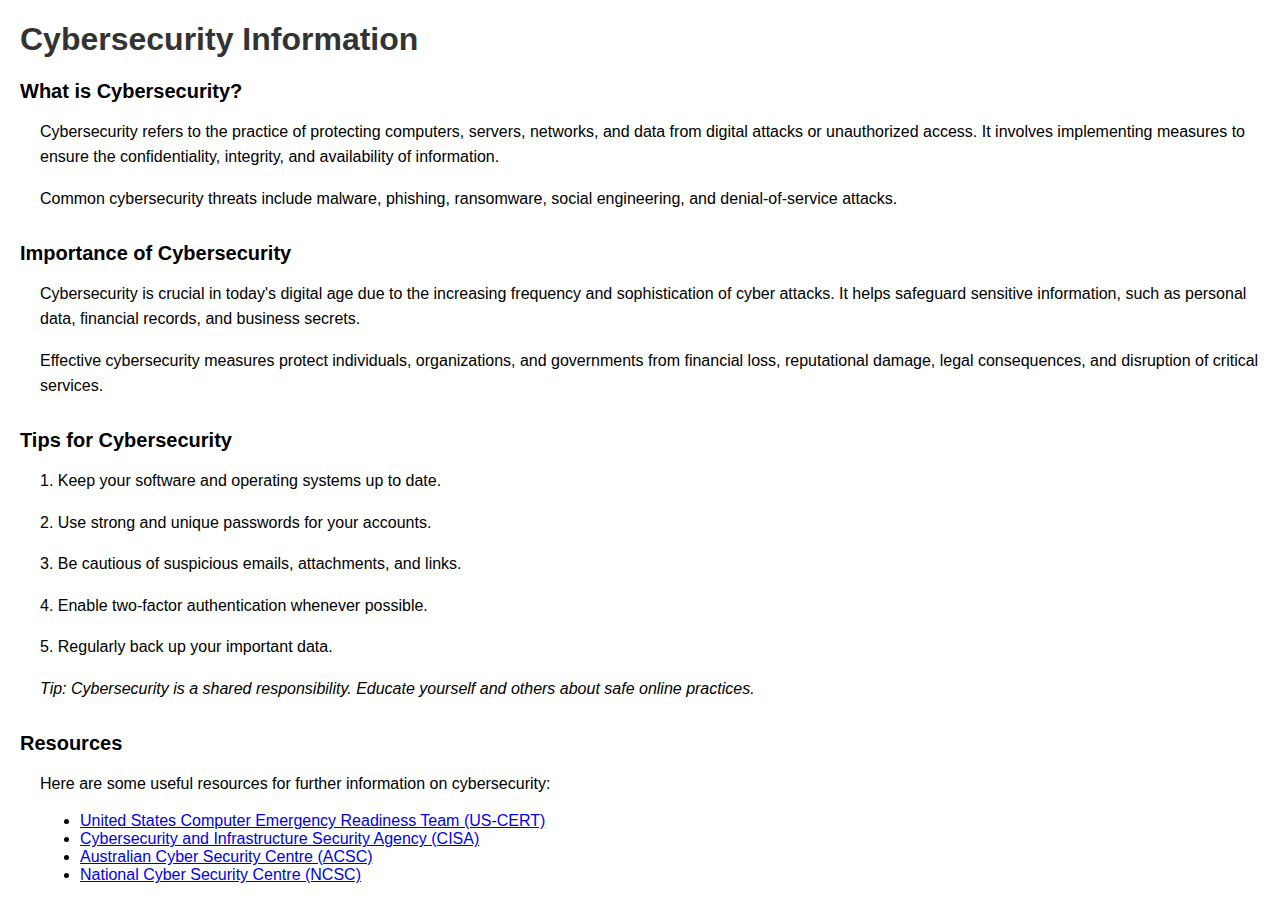
<file: information.html>
<!DOCTYPE html>
<html>
<head>
  <title>Cybersecurity Information</title>
  <style>
    body {
      font-family: Arial, sans-serif;
      margin: 20px;
    }

    h1 {
      color: #333;
    }

    p {
      line-height: 1.6;
      margin-bottom: 10px;
    }

    .section {
      margin-bottom: 30px;
    }

    .section-title {
      font-size: 20px;
      font-weight: bold;
      margin-bottom: 10px;
    }

    .section-content {
      margin-left: 20px;
    }

    .tip {
      font-style: italic;
    }
  </style>
</head>
<body>
  <h1>Cybersecurity Information</h1>

  <div class="section">
    <div class="section-title">What is Cybersecurity?</div>
    <div class="section-content">
      <p>Cybersecurity refers to the practice of protecting computers, servers, networks, and data from digital attacks or unauthorized access. It involves implementing measures to ensure the confidentiality, integrity, and availability of information.</p>
      <p>Common cybersecurity threats include malware, phishing, ransomware, social engineering, and denial-of-service attacks.</p>
    </div>
  </div>

  <div class="section">
    <div class="section-title">Importance of Cybersecurity</div>
    <div class="section-content">
      <p>Cybersecurity is crucial in today's digital age due to the increasing frequency and sophistication of cyber attacks. It helps safeguard sensitive information, such as personal data, financial records, and business secrets.</p>
      <p>Effective cybersecurity measures protect individuals, organizations, and governments from financial loss, reputational damage, legal consequences, and disruption of critical services.</p>
    </div>
  </div>

  <div class="section">
    <div class="section-title">Tips for Cybersecurity</div>
    <div class="section-content">
      <p>1. Keep your software and operating systems up to date.</p>
      <p>2. Use strong and unique passwords for your accounts.</p>
      <p>3. Be cautious of suspicious emails, attachments, and links.</p>
      <p>4. Enable two-factor authentication whenever possible.</p>
      <p>5. Regularly back up your important data.</p>
      <p class="tip">Tip: Cybersecurity is a shared responsibility. Educate yourself and others about safe online practices.</p>
    </div>
  </div>

  <div class="section">
    <div class="section-title">Resources</div>
    <div class="section-content">
      <p>Here are some useful resources for further information on cybersecurity:</p>
      <ul>
        <li><a href="https://www.us-cert.gov/" target="_blank">United States Computer Emergency Readiness Team (US-CERT)</a></li>
        <li><a href="https://www.cisa.gov/" target="_blank">Cybersecurity and Infrastructure Security Agency (CISA)</a></li>
        <li><a href="https://www.cyber.gov.au/" target="_blank">Australian Cyber Security Centre (ACSC)</a></li>
        <li><a href="https://www.ncsc.gov.uk/" target="_blank">National Cyber Security Centre (NCSC)</a></li>
      </ul>
    </div>
  </div>
</body>
</html>
</file>
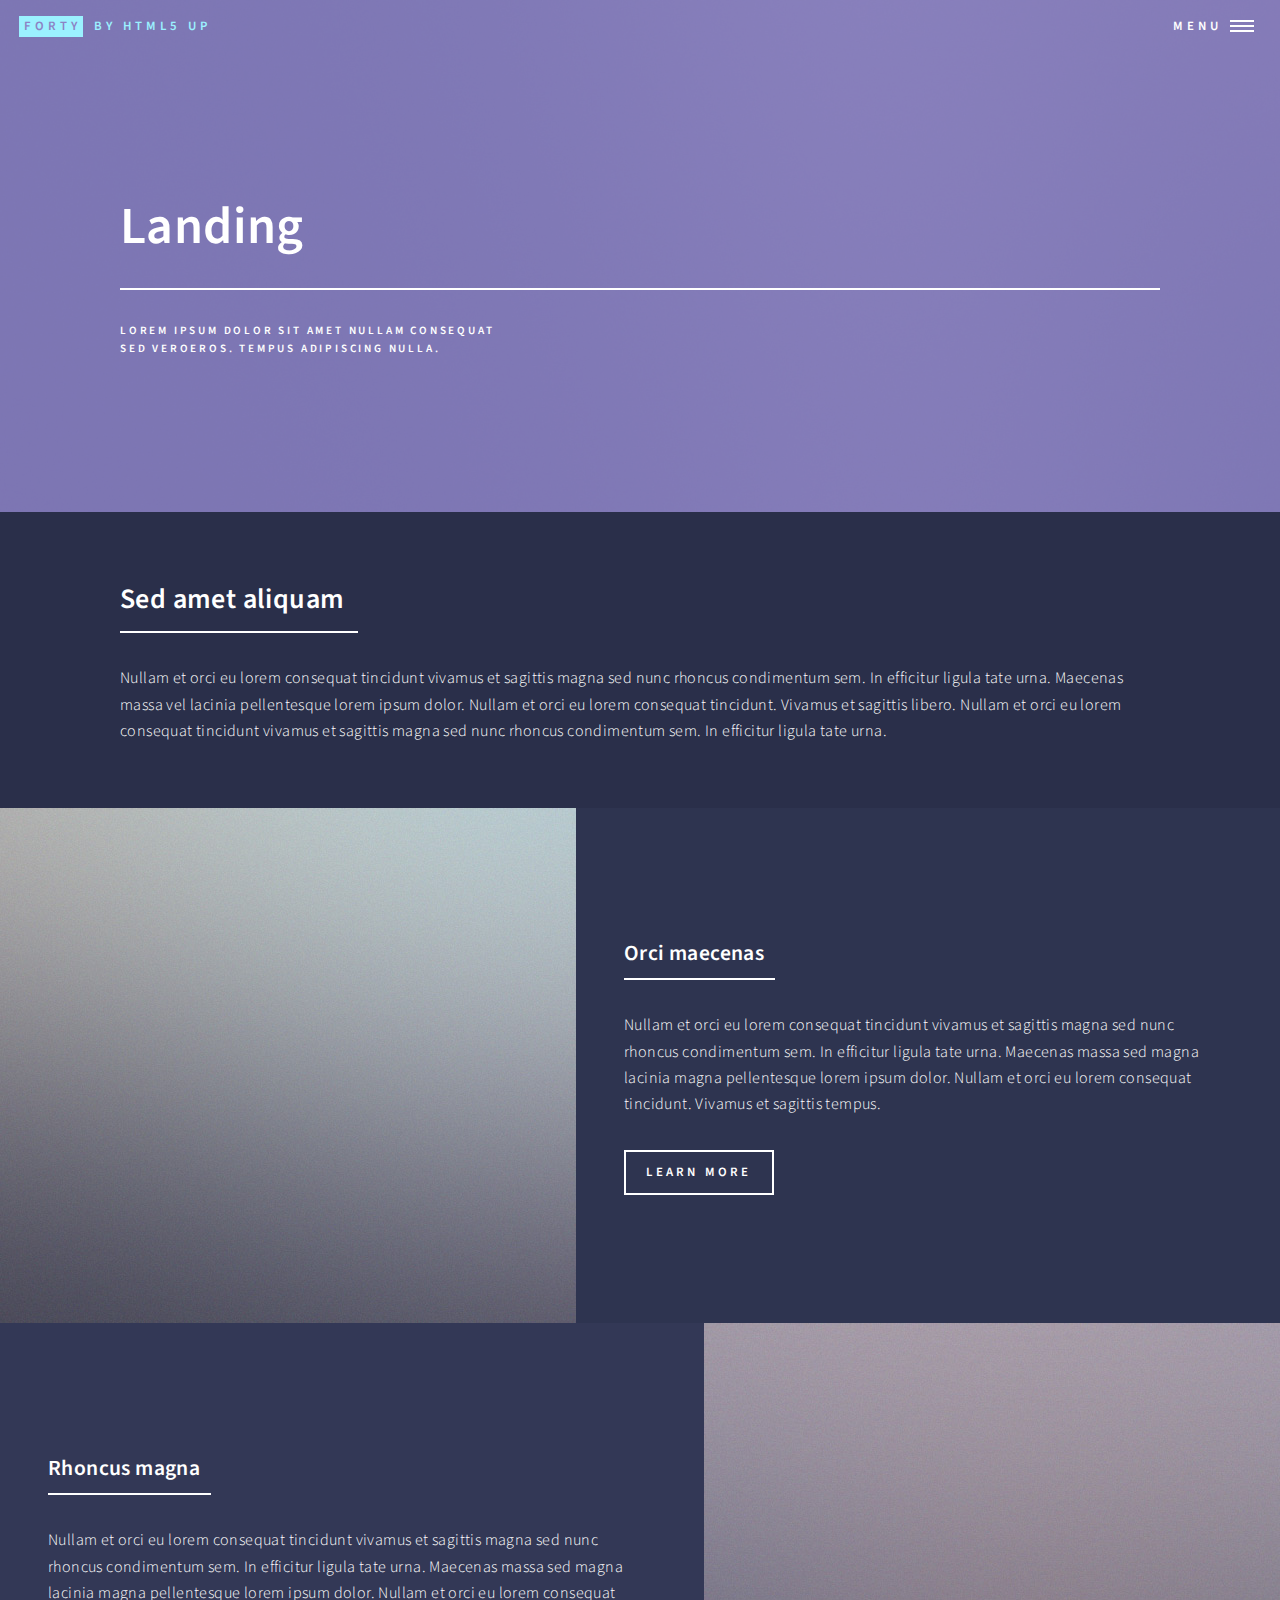
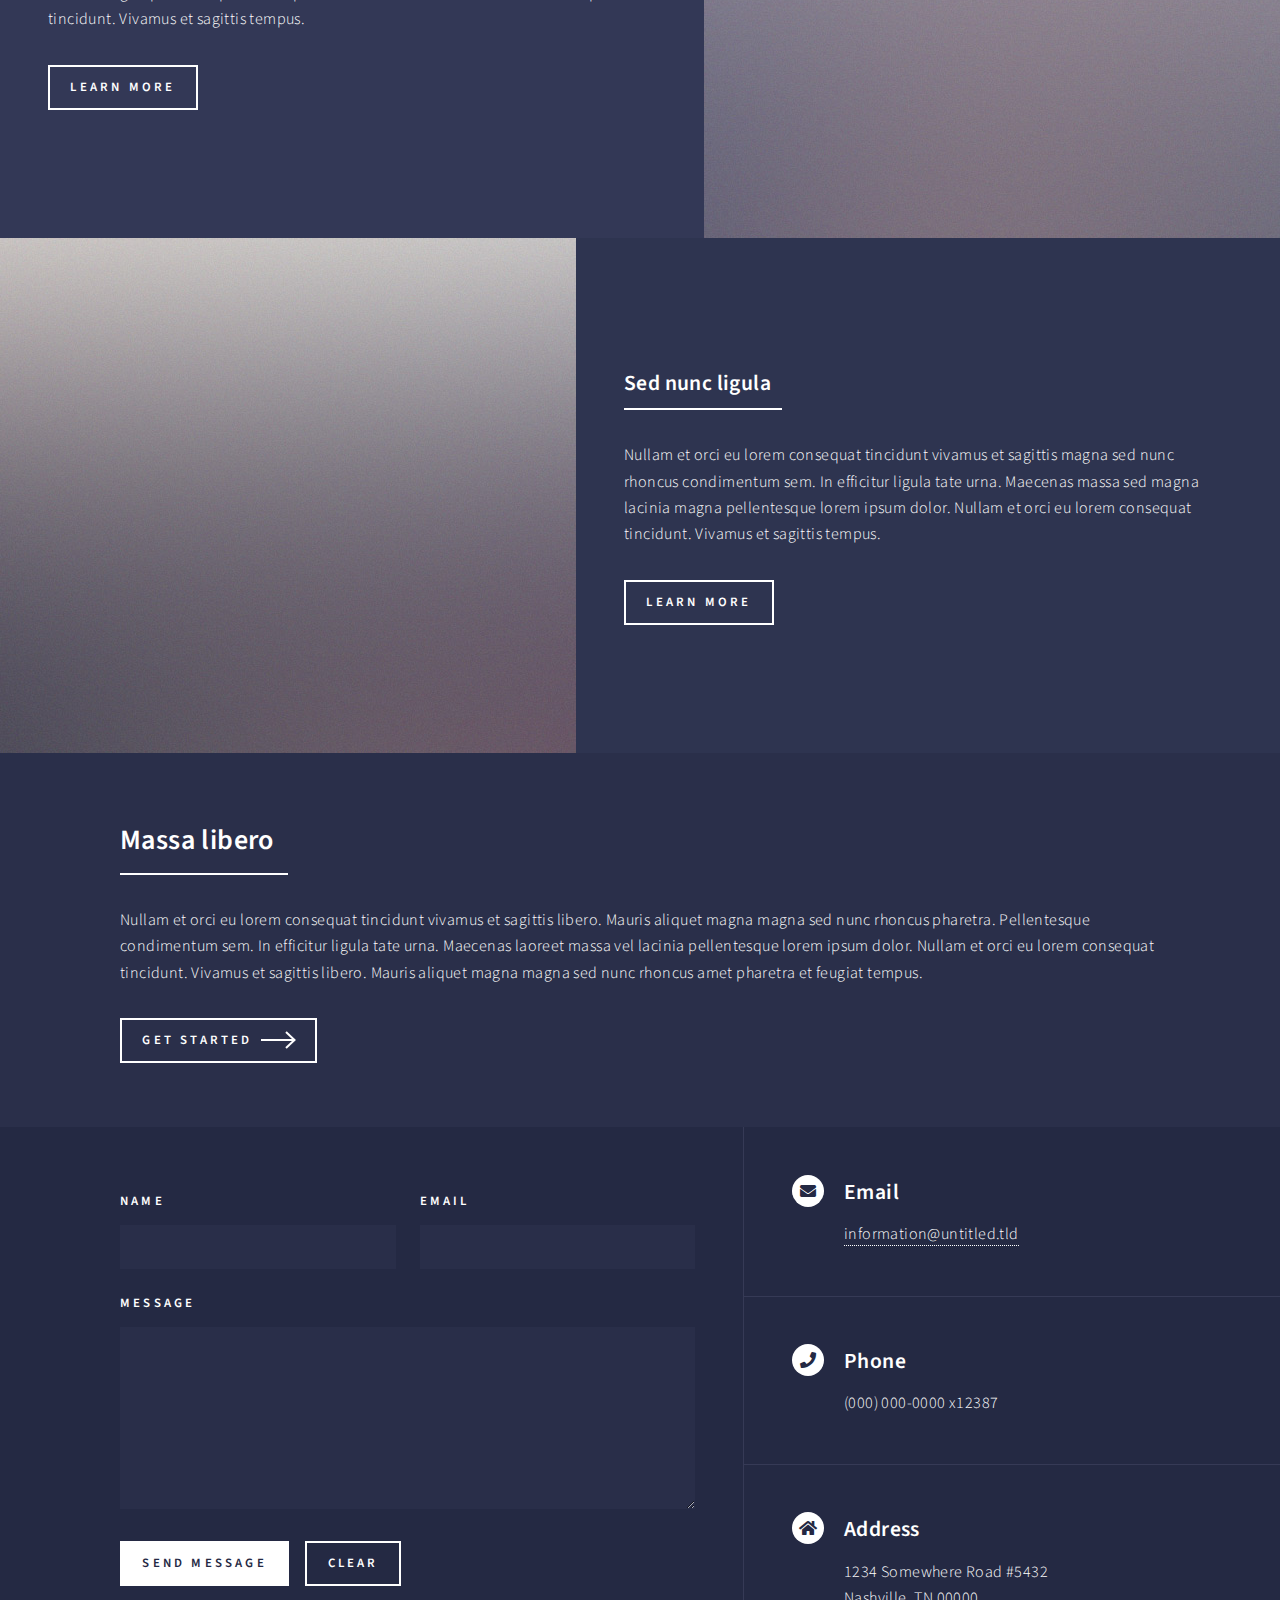
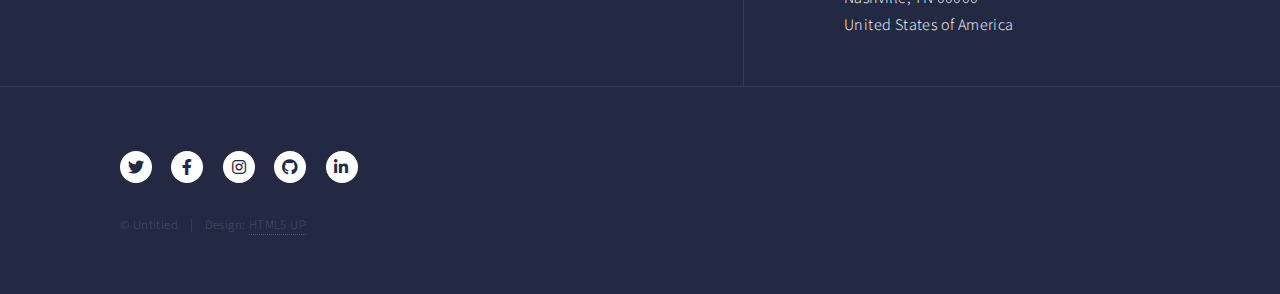
<file: landing.html>
<!DOCTYPE HTML>
<!--
	Forty by HTML5 UP
	html5up.net | @ajlkn
	Free for personal and commercial use under the CCA 3.0 license (html5up.net/license)
-->
<html>
	<head>
		<title>Landing - Forty by HTML5 UP</title>
		<meta charset="utf-8" />
		<meta name="viewport" content="width=device-width, initial-scale=1, user-scalable=no" />
		<link rel="stylesheet" href="assets/css/main.css" />
		<noscript><link rel="stylesheet" href="assets/css/noscript.css" /></noscript>
	</head>
	<body class="is-preload">

		<!-- Wrapper -->
			<div id="wrapper">

				<!-- Header -->
				<!-- Note: The "styleN" class below should match that of the banner element. -->
					<header id="header" class="alt style2">
						<a href="index.html" class="logo"><strong>Forty</strong> <span>by HTML5 UP</span></a>
						<nav>
							<a href="#menu">Menu</a>
						</nav>
					</header>

				<!-- Menu -->
					<nav id="menu">
						<ul class="links">
							<li><a href="index.html">Home</a></li>
							<li><a href="landing.html">Landing</a></li>
							<li><a href="generic.html">Generic</a></li>
							<li><a href="elements.html">Elements</a></li>
						</ul>
						<ul class="actions stacked">
							<li><a href="#" class="button primary fit">Get Started</a></li>
							<li><a href="#" class="button fit">Log In</a></li>
						</ul>
					</nav>

				<!-- Banner -->
				<!-- Note: The "styleN" class below should match that of the header element. -->
					<section id="banner" class="style2">
						<div class="inner">
							<span class="image">
								<img src="images/pic07.jpg" alt="" />
							</span>
							<header class="major">
								<h1>Landing</h1>
							</header>
							<div class="content">
								<p>Lorem ipsum dolor sit amet nullam consequat<br />
								sed veroeros. tempus adipiscing nulla.</p>
							</div>
						</div>
					</section>

				<!-- Main -->
					<div id="main">

						<!-- One -->
							<section id="one">
								<div class="inner">
									<header class="major">
										<h2>Sed amet aliquam</h2>
									</header>
									<p>Nullam et orci eu lorem consequat tincidunt vivamus et sagittis magna sed nunc rhoncus condimentum sem. In efficitur ligula tate urna. Maecenas massa vel lacinia pellentesque lorem ipsum dolor. Nullam et orci eu lorem consequat tincidunt. Vivamus et sagittis libero. Nullam et orci eu lorem consequat tincidunt vivamus et sagittis magna sed nunc rhoncus condimentum sem. In efficitur ligula tate urna.</p>
								</div>
							</section>

						<!-- Two -->
							<section id="two" class="spotlights">
								<section>
									<a href="generic.html" class="image">
										<img src="images/pic08.jpg" alt="" data-position="center center" />
									</a>
									<div class="content">
										<div class="inner">
											<header class="major">
												<h3>Orci maecenas</h3>
											</header>
											<p>Nullam et orci eu lorem consequat tincidunt vivamus et sagittis magna sed nunc rhoncus condimentum sem. In efficitur ligula tate urna. Maecenas massa sed magna lacinia magna pellentesque lorem ipsum dolor. Nullam et orci eu lorem consequat tincidunt. Vivamus et sagittis tempus.</p>
											<ul class="actions">
												<li><a href="generic.html" class="button">Learn more</a></li>
											</ul>
										</div>
									</div>
								</section>
								<section>
									<a href="generic.html" class="image">
										<img src="images/pic09.jpg" alt="" data-position="top center" />
									</a>
									<div class="content">
										<div class="inner">
											<header class="major">
												<h3>Rhoncus magna</h3>
											</header>
											<p>Nullam et orci eu lorem consequat tincidunt vivamus et sagittis magna sed nunc rhoncus condimentum sem. In efficitur ligula tate urna. Maecenas massa sed magna lacinia magna pellentesque lorem ipsum dolor. Nullam et orci eu lorem consequat tincidunt. Vivamus et sagittis tempus.</p>
											<ul class="actions">
												<li><a href="generic.html" class="button">Learn more</a></li>
											</ul>
										</div>
									</div>
								</section>
								<section>
									<a href="generic.html" class="image">
										<img src="images/pic10.jpg" alt="" data-position="25% 25%" />
									</a>
									<div class="content">
										<div class="inner">
											<header class="major">
												<h3>Sed nunc ligula</h3>
											</header>
											<p>Nullam et orci eu lorem consequat tincidunt vivamus et sagittis magna sed nunc rhoncus condimentum sem. In efficitur ligula tate urna. Maecenas massa sed magna lacinia magna pellentesque lorem ipsum dolor. Nullam et orci eu lorem consequat tincidunt. Vivamus et sagittis tempus.</p>
											<ul class="actions">
												<li><a href="generic.html" class="button">Learn more</a></li>
											</ul>
										</div>
									</div>
								</section>
							</section>

						<!-- Three -->
							<section id="three">
								<div class="inner">
									<header class="major">
										<h2>Massa libero</h2>
									</header>
									<p>Nullam et orci eu lorem consequat tincidunt vivamus et sagittis libero. Mauris aliquet magna magna sed nunc rhoncus pharetra. Pellentesque condimentum sem. In efficitur ligula tate urna. Maecenas laoreet massa vel lacinia pellentesque lorem ipsum dolor. Nullam et orci eu lorem consequat tincidunt. Vivamus et sagittis libero. Mauris aliquet magna magna sed nunc rhoncus amet pharetra et feugiat tempus.</p>
									<ul class="actions">
										<li><a href="generic.html" class="button next">Get Started</a></li>
									</ul>
								</div>
							</section>

					</div>

				<!-- Contact -->
					<section id="contact">
						<div class="inner">
							<section>
								<form method="post" action="#">
									<div class="fields">
										<div class="field half">
											<label for="name">Name</label>
											<input type="text" name="name" id="name" />
										</div>
										<div class="field half">
											<label for="email">Email</label>
											<input type="text" name="email" id="email" />
										</div>
										<div class="field">
											<label for="message">Message</label>
											<textarea name="message" id="message" rows="6"></textarea>
										</div>
									</div>
									<ul class="actions">
										<li><input type="submit" value="Send Message" class="primary" /></li>
										<li><input type="reset" value="Clear" /></li>
									</ul>
								</form>
							</section>
							<section class="split">
								<section>
									<div class="contact-method">
										<span class="icon solid alt fa-envelope"></span>
										<h3>Email</h3>
										<a href="#">information@untitled.tld</a>
									</div>
								</section>
								<section>
									<div class="contact-method">
										<span class="icon solid alt fa-phone"></span>
										<h3>Phone</h3>
										<span>(000) 000-0000 x12387</span>
									</div>
								</section>
								<section>
									<div class="contact-method">
										<span class="icon solid alt fa-home"></span>
										<h3>Address</h3>
										<span>1234 Somewhere Road #5432<br />
										Nashville, TN 00000<br />
										United States of America</span>
									</div>
								</section>
							</section>
						</div>
					</section>

				<!-- Footer -->
					<footer id="footer">
						<div class="inner">
							<ul class="icons">
								<li><a href="#" class="icon brands alt fa-twitter"><span class="label">Twitter</span></a></li>
								<li><a href="#" class="icon brands alt fa-facebook-f"><span class="label">Facebook</span></a></li>
								<li><a href="#" class="icon brands alt fa-instagram"><span class="label">Instagram</span></a></li>
								<li><a href="#" class="icon brands alt fa-github"><span class="label">GitHub</span></a></li>
								<li><a href="#" class="icon brands alt fa-linkedin-in"><span class="label">LinkedIn</span></a></li>
							</ul>
							<ul class="copyright">
								<li>&copy; Untitled</li><li>Design: <a href="https://html5up.net">HTML5 UP</a></li>
							</ul>
						</div>
					</footer>

			</div>

		<!-- Scripts -->
			<script src="assets/js/jquery.min.js"></script>
			<script src="assets/js/jquery.scrolly.min.js"></script>
			<script src="assets/js/jquery.scrollex.min.js"></script>
			<script src="assets/js/browser.min.js"></script>
			<script src="assets/js/breakpoints.min.js"></script>
			<script src="assets/js/util.js"></script>
			<script src="assets/js/main.js"></script>

	</body>
</html>
</file>
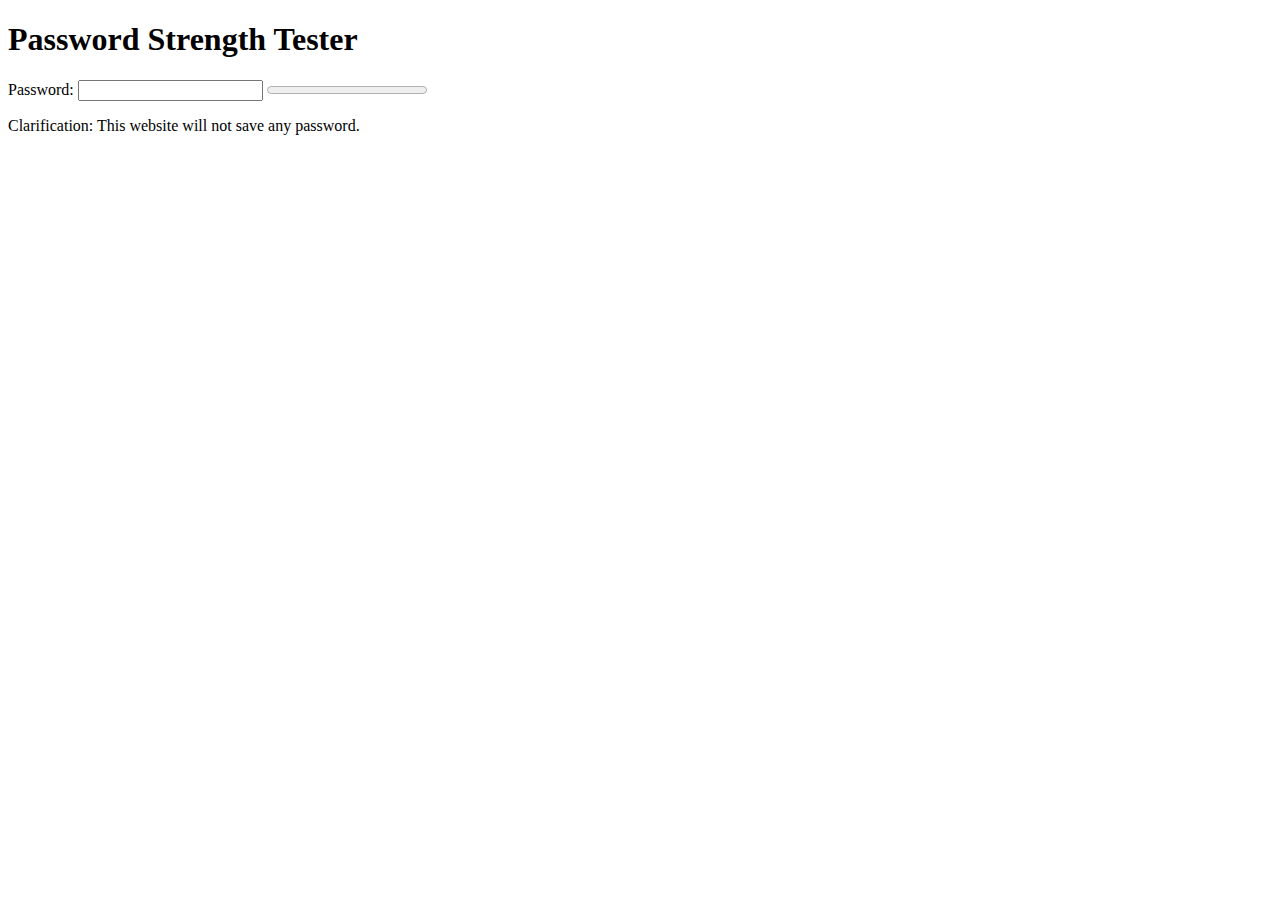
<file: passwdtest.html>
<!DOCTYPE html>
<html>
<head>
<title>Password Strength Tester</title>
<script>
function checkPasswordStrength() {
    var password = document.getElementById("password").value;
    var strengthBar = document.getElementById("strengthBar");
    var strength = 0;

    if (password.match(/[a-z]+/)) {
        strength += 1;
    }
    if (password.match(/[A-Z]+/)) {
        strength += 1;
    }
    if (password.match(/[0-9]+/)) {
        strength += 1;
    }
    if (password.match(/[\W]+/)) {
        strength += 1;
    }

    switch(strength) {
        case 0:
            strengthBar.value = 20;
            break;
        case 1:
            strengthBar.value = 40;
            break;
        case 2:
            strengthBar.value = 60;
            break;
        case 3:
            strengthBar.value = 80;
            break;
        case 4:
            strengthBar.value = 100;
            break;
    }
}
</script>
</head>
<body>
    <h1>Password Strength Tester</h1>
    <label for="password">Password:</label>
    <input type="password" id="password" oninput="checkPasswordStrength()" />
    <progress id="strengthBar" value="0" max="100"></progress>
    <p><h8>Clarification: This website will not save any password.</h8></p>
</body>
</html>
</file>
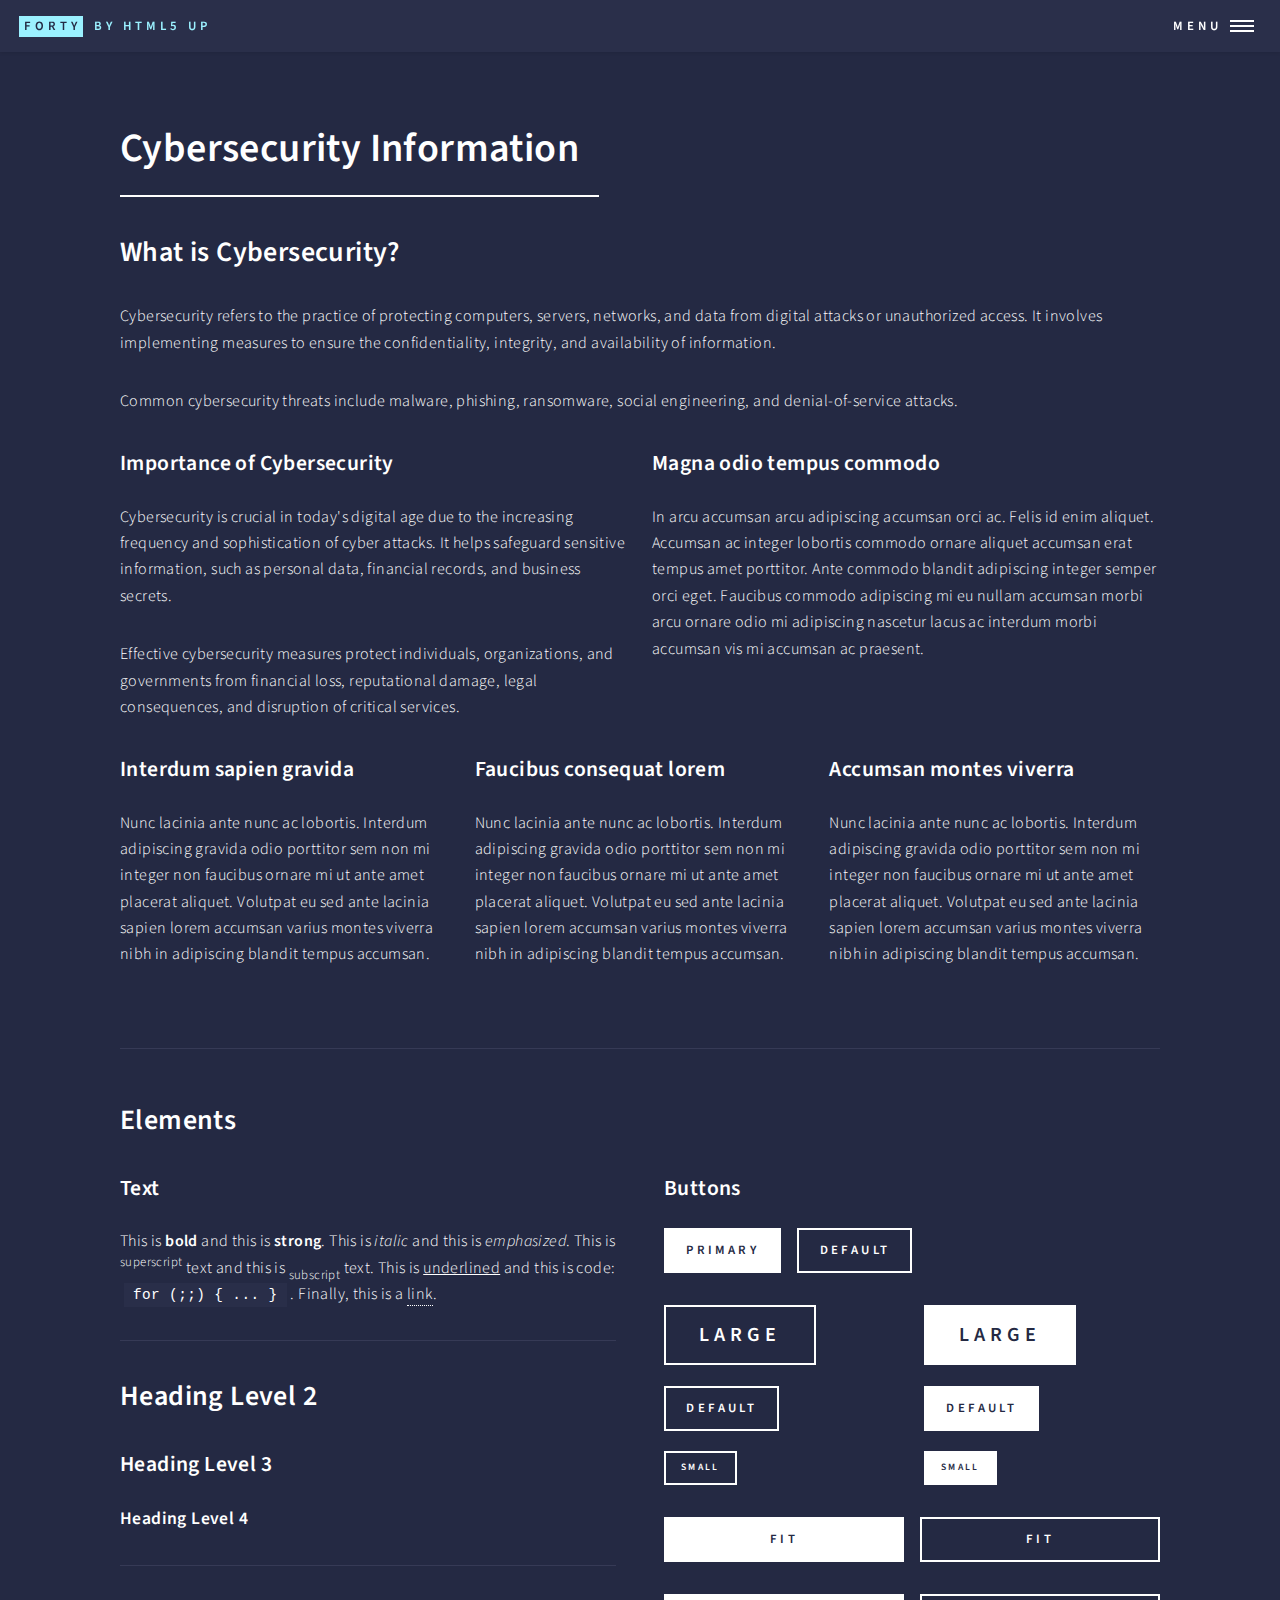
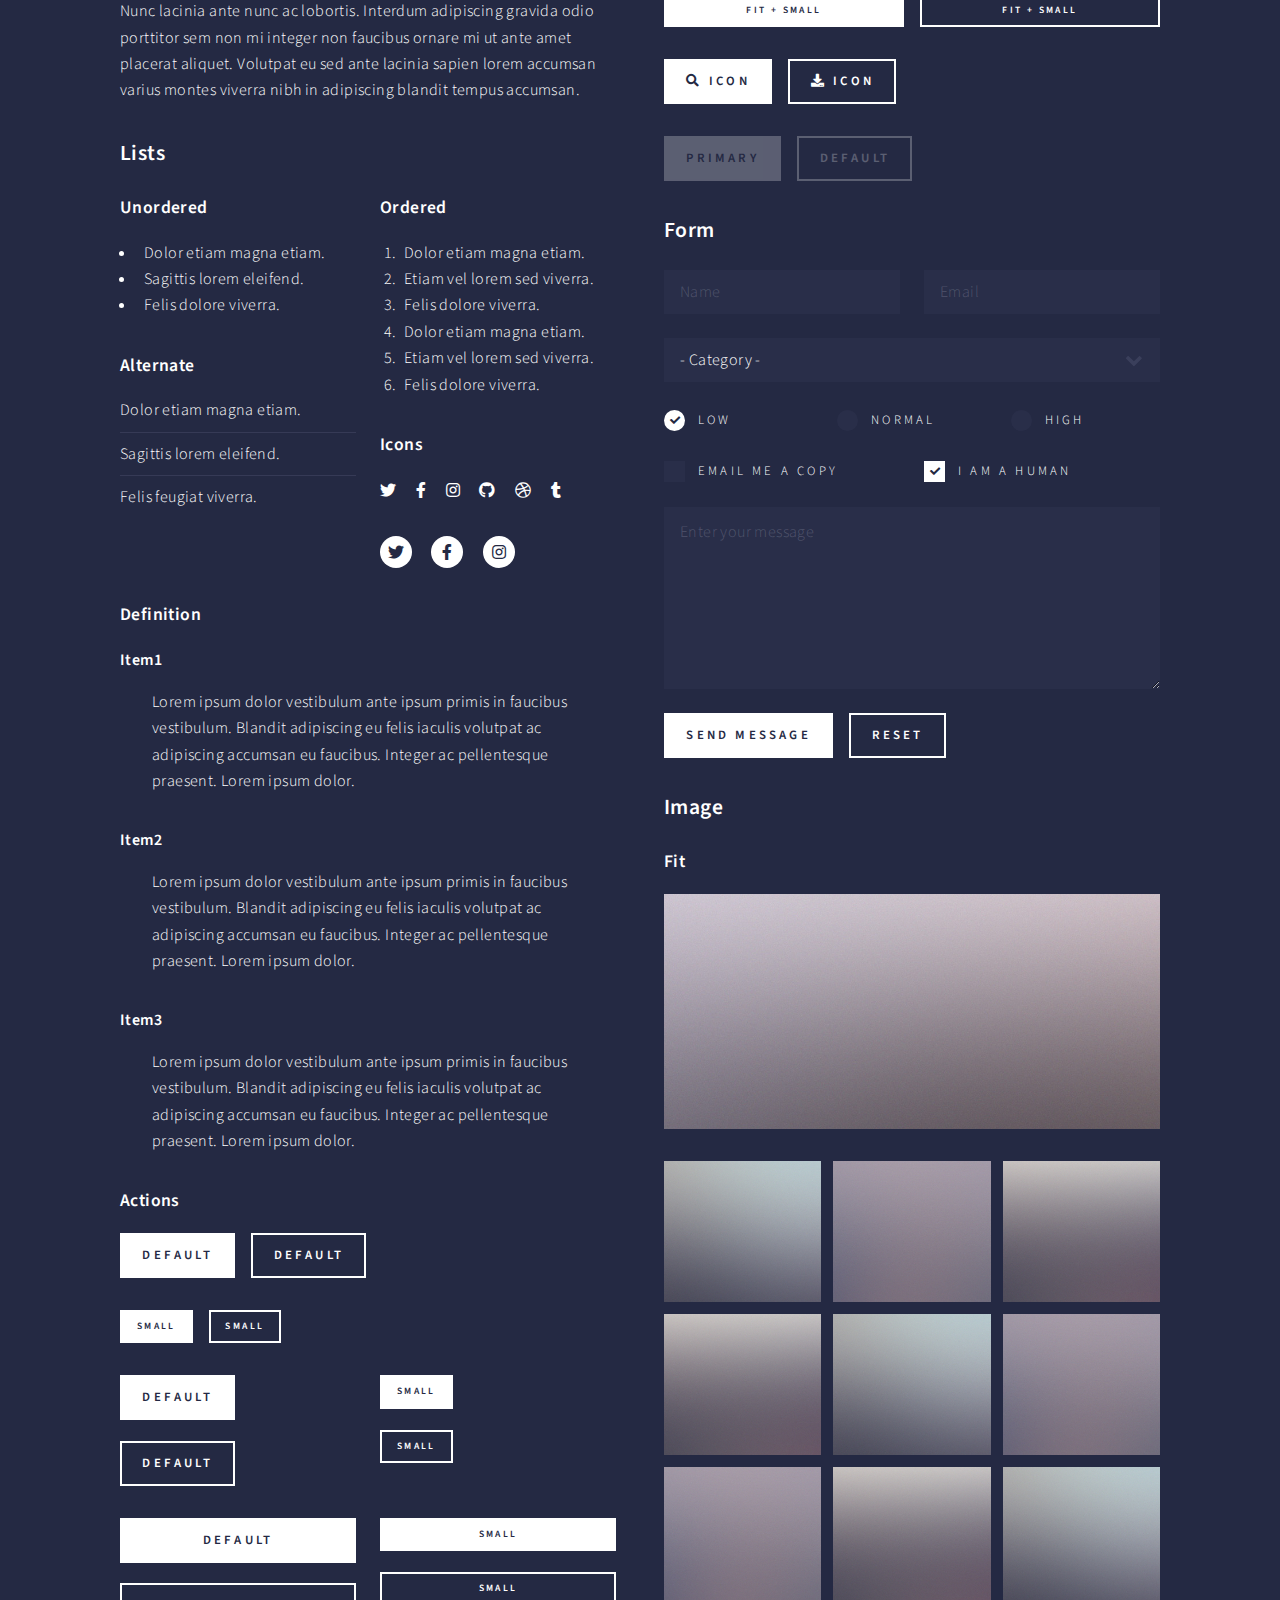
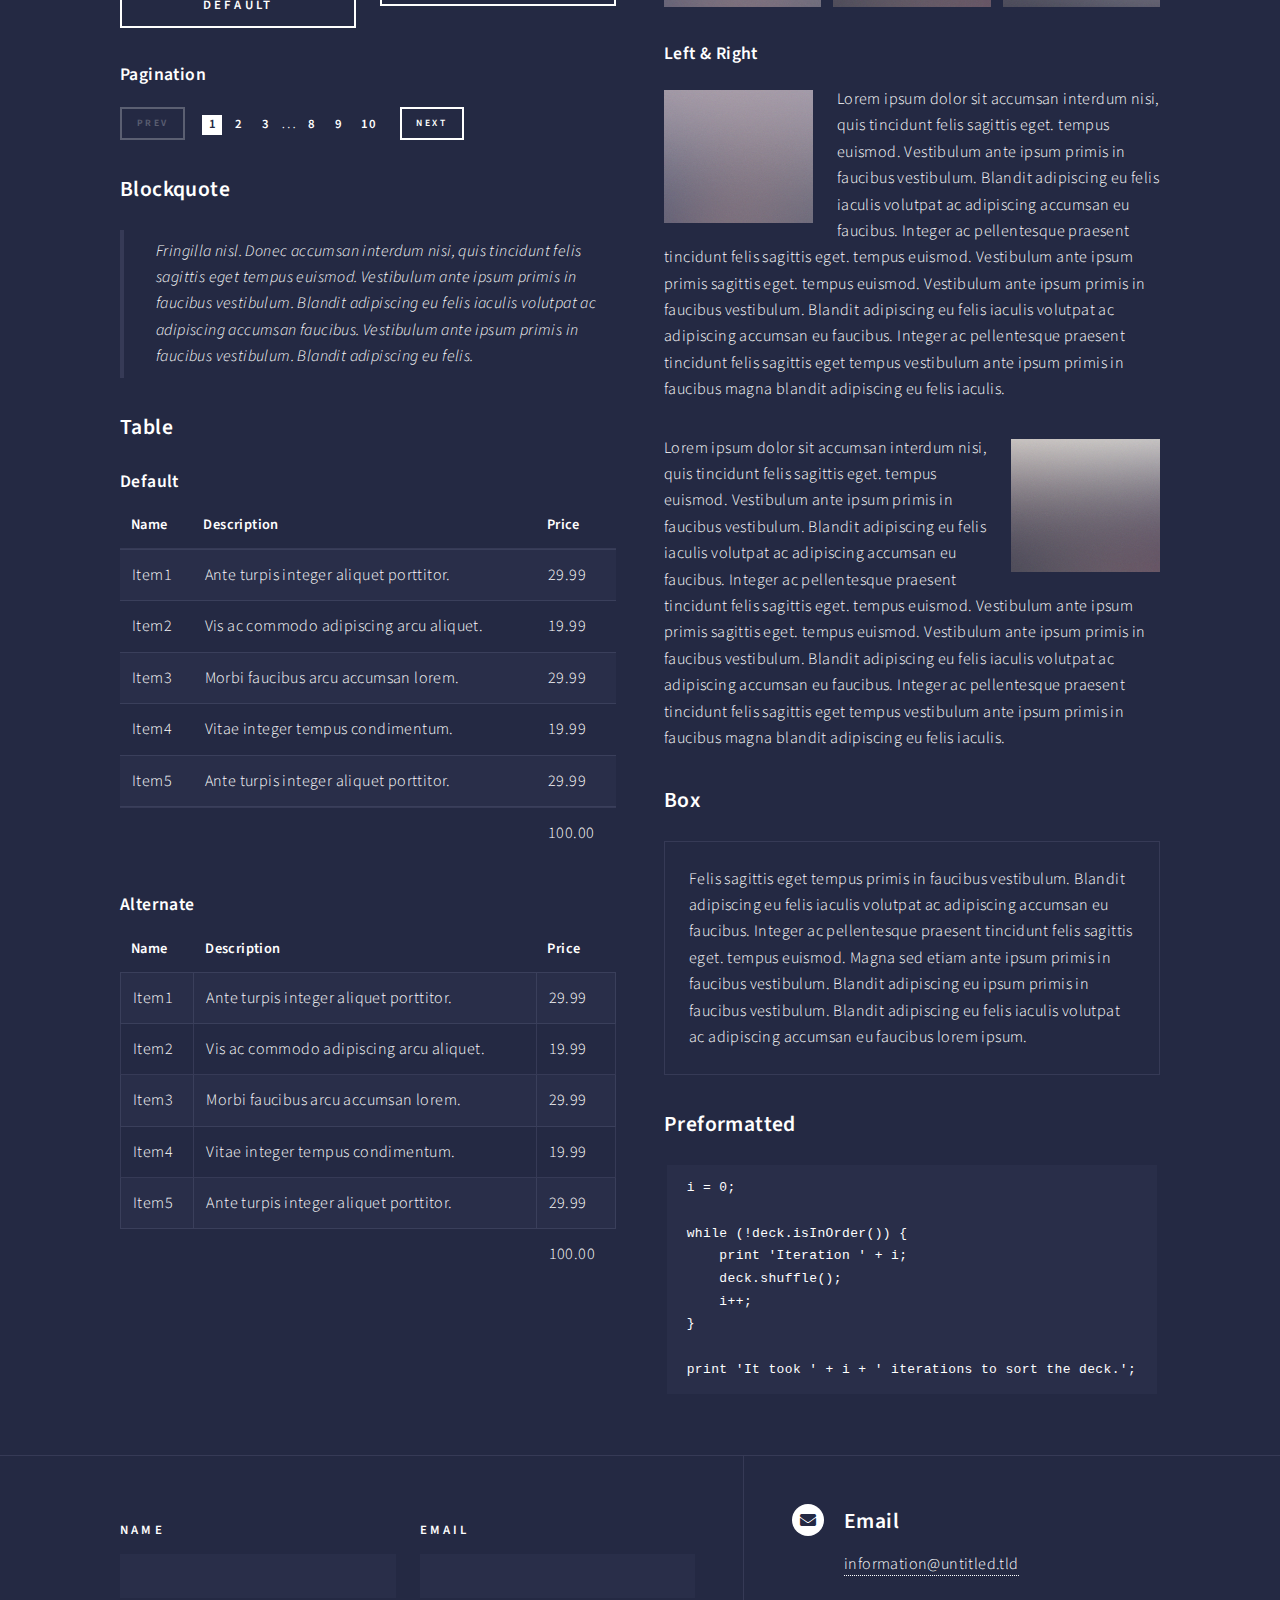
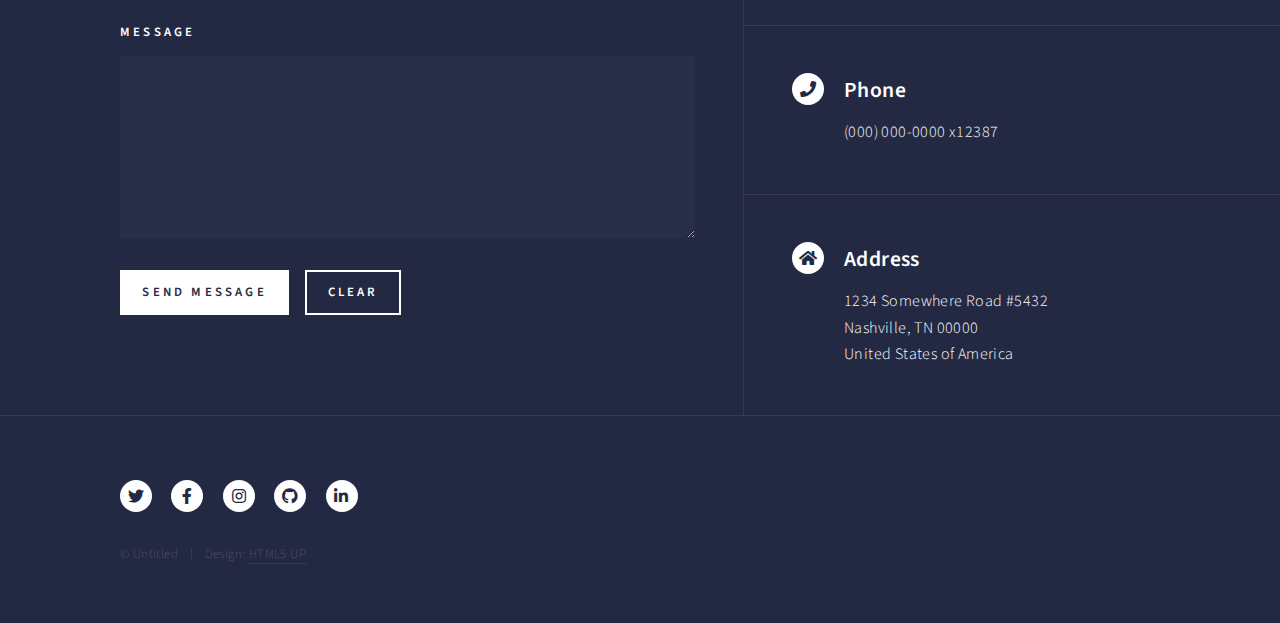
<file: Ken/elements.html>
<!DOCTYPE HTML>
<!--
	Forty by HTML5 UP
	html5up.net | @ajlkn
	Free for personal and commercial use under the CCA 3.0 license (html5up.net/license)
-->
<html>
	<head>
		<title>Elements - Forty by HTML5 UP</title>
		<meta charset="utf-8" />
		<meta name="viewport" content="width=device-width, initial-scale=1, user-scalable=no" />
		<link rel="stylesheet" href="assets/css/main.css" />
		<noscript><link rel="stylesheet" href="assets/css/noscript.css" /></noscript>
	</head>
	<body class="is-preload">

		<!-- Wrapper -->
			<div id="wrapper">

				<!-- Header -->
					<header id="header">
						<a href="index.html" class="logo"><strong>Forty</strong> <span>by HTML5 UP</span></a>
						<nav>
							<a href="#menu">Menu</a>
						</nav>
					</header>

				<!-- Menu -->
					<nav id="menu">
						<ul class="links">
							<li><a href="index.html">Home</a></li>
							<li><a href="landing.html">Landing</a></li>
							<li><a href="generic.html">Generic</a></li>
							<li><a href="elements.html">Elements</a></li>
						</ul>
						<ul class="actions stacked">
							<li><a href="#" class="button primary fit">Get Started</a></li>
							<li><a href="#" class="button fit">Log In</a></li>
						</ul>
					</nav>

				<!-- Main -->
					<div id="main" class="alt">

						<!-- One -->
							<section id="one">
								<div class="inner">
									<header class="major">
										<h1>Cybersecurity Information</h1>
									</header>

									<!-- Content -->
										<h2 id="content">What is Cybersecurity?</h2>
											<div class="section-title"></div>
											
											  <p>Cybersecurity refers to the practice of protecting computers, servers, networks, and data from digital attacks or unauthorized access. It involves implementing measures to ensure the confidentiality, integrity, and availability of information.</p>
											  <p>Common cybersecurity threats include malware, phishing, ransomware, social engineering, and denial-of-service attacks.</p>
											
										  
										<div class="row">
											<div class="col-6 col-12-small">
												<h3>Importance of Cybersecurity</h3>
												<p>Cybersecurity is crucial in today's digital age due to the increasing frequency and sophistication of cyber attacks. It helps safeguard sensitive information, such as personal data, financial records, and business secrets.</p>
      											<p>Effective cybersecurity measures protect individuals, organizations, and governments from financial loss, reputational damage, legal consequences, and disruption of critical services.</p>
											</div>
											<div class="col-6 col-12-small">
												<h3>Magna odio tempus commodo</h3>
												<p>In arcu accumsan arcu adipiscing accumsan orci ac. Felis id enim aliquet. Accumsan ac integer lobortis commodo ornare aliquet accumsan erat tempus amet porttitor. Ante commodo blandit adipiscing integer semper orci eget. Faucibus commodo adipiscing mi eu nullam accumsan morbi arcu ornare odio mi adipiscing nascetur lacus ac interdum morbi accumsan vis mi accumsan ac praesent.</p>
											</div>
											<!-- Break -->
											<div class="col-4 col-12-medium">
												<h3>Interdum sapien gravida</h3>
												<p>Nunc lacinia ante nunc ac lobortis. Interdum adipiscing gravida odio porttitor sem non mi integer non faucibus ornare mi ut ante amet placerat aliquet. Volutpat eu sed ante lacinia sapien lorem accumsan varius montes viverra nibh in adipiscing blandit tempus accumsan.</p>
											</div>
											<div class="col-4 col-12-medium">
												<h3>Faucibus consequat lorem</h3>
												<p>Nunc lacinia ante nunc ac lobortis. Interdum adipiscing gravida odio porttitor sem non mi integer non faucibus ornare mi ut ante amet placerat aliquet. Volutpat eu sed ante lacinia sapien lorem accumsan varius montes viverra nibh in adipiscing blandit tempus accumsan.</p>
											</div>
											<div class="col-4 col-12-medium">
												<h3>Accumsan montes viverra</h3>
												<p>Nunc lacinia ante nunc ac lobortis. Interdum adipiscing gravida odio porttitor sem non mi integer non faucibus ornare mi ut ante amet placerat aliquet. Volutpat eu sed ante lacinia sapien lorem accumsan varius montes viverra nibh in adipiscing blandit tempus accumsan.</p>
											</div>
										</div>

									<hr class="major" />

									<!-- Elements -->
										<h2 id="elements">Elements</h2>
										<div class="row gtr-200">
											<div class="col-6 col-12-medium">

												<!-- Text stuff -->
													<h3>Text</h3>
													<p>This is <b>bold</b> and this is <strong>strong</strong>. This is <i>italic</i> and this is <em>emphasized</em>.
													This is <sup>superscript</sup> text and this is <sub>subscript</sub> text.
													This is <u>underlined</u> and this is code: <code>for (;;) { ... }</code>.
													Finally, this is a <a href="#">link</a>.</p>
													<hr />
													<h2>Heading Level 2</h2>
													<h3>Heading Level 3</h3>
													<h4>Heading Level 4</h4>
													<hr />
													<p>Nunc lacinia ante nunc ac lobortis. Interdum adipiscing gravida odio porttitor sem non mi integer non faucibus ornare mi ut ante amet placerat aliquet. Volutpat eu sed ante lacinia sapien lorem accumsan varius montes viverra nibh in adipiscing blandit tempus accumsan.</p>

												<!-- Lists -->
													<h3>Lists</h3>
													<div class="row">
														<div class="col-6 col-12-small">

															<h4>Unordered</h4>
															<ul>
																<li>Dolor etiam magna etiam.</li>
																<li>Sagittis lorem eleifend.</li>
																<li>Felis dolore viverra.</li>
															</ul>

															<h4>Alternate</h4>
															<ul class="alt">
																<li>Dolor etiam magna etiam.</li>
																<li>Sagittis lorem eleifend.</li>
																<li>Felis feugiat viverra.</li>
															</ul>

														</div>
														<div class="col-6 col-12-small">

															<h4>Ordered</h4>
															<ol>
																<li>Dolor etiam magna etiam.</li>
																<li>Etiam vel lorem sed viverra.</li>
																<li>Felis dolore viverra.</li>
																<li>Dolor etiam magna etiam.</li>
																<li>Etiam vel lorem sed viverra.</li>
																<li>Felis dolore viverra.</li>
															</ol>

															<h4>Icons</h4>
															<ul class="icons">
																<li><a href="#" class="icon brands fa-twitter"><span class="label">Twitter</span></a></li>
																<li><a href="#" class="icon brands fa-facebook-f"><span class="label">Facebook</span></a></li>
																<li><a href="#" class="icon brands fa-instagram"><span class="label">Instagram</span></a></li>
																<li><a href="#" class="icon brands fa-github"><span class="label">Github</span></a></li>
																<li><a href="#" class="icon brands fa-dribbble"><span class="label">Dribbble</span></a></li>
																<li><a href="#" class="icon brands fa-tumblr"><span class="label">Tumblr</span></a></li>
															</ul>
															<ul class="icons">
																<li><a href="#" class="icon brands alt fa-twitter"><span class="label">Twitter</span></a></li>
																<li><a href="#" class="icon brands alt fa-facebook-f"><span class="label">Facebook</span></a></li>
																<li><a href="#" class="icon brands alt fa-instagram"><span class="label">Instagram</span></a></li>
															</ul>

														</div>
													</div>
													<h4>Definition</h4>
													<dl>
														<dt>Item1</dt>
														<dd>
															<p>Lorem ipsum dolor vestibulum ante ipsum primis in faucibus vestibulum. Blandit adipiscing eu felis iaculis volutpat ac adipiscing accumsan eu faucibus. Integer ac pellentesque praesent. Lorem ipsum dolor.</p>
														</dd>
														<dt>Item2</dt>
														<dd>
															<p>Lorem ipsum dolor vestibulum ante ipsum primis in faucibus vestibulum. Blandit adipiscing eu felis iaculis volutpat ac adipiscing accumsan eu faucibus. Integer ac pellentesque praesent. Lorem ipsum dolor.</p>
														</dd>
														<dt>Item3</dt>
														<dd>
															<p>Lorem ipsum dolor vestibulum ante ipsum primis in faucibus vestibulum. Blandit adipiscing eu felis iaculis volutpat ac adipiscing accumsan eu faucibus. Integer ac pellentesque praesent. Lorem ipsum dolor.</p>
														</dd>
													</dl>

													<h4>Actions</h4>
													<ul class="actions">
														<li><a href="#" class="button primary">Default</a></li>
														<li><a href="#" class="button">Default</a></li>
													</ul>
													<ul class="actions small">
														<li><a href="#" class="button primary small">Small</a></li>
														<li><a href="#" class="button small">Small</a></li>
													</ul>
													<div class="row">
														<div class="col-6 col-12-small">
															<ul class="actions stacked">
																<li><a href="#" class="button primary">Default</a></li>
																<li><a href="#" class="button">Default</a></li>
															</ul>
														</div>
														<div class="col-6 col-12-small">
															<ul class="actions stacked">
																<li><a href="#" class="button primary small">Small</a></li>
																<li><a href="#" class="button small">Small</a></li>
															</ul>
														</div>
														<div class="col-6 col-12-small">
															<ul class="actions stacked">
																<li><a href="#" class="button primary fit">Default</a></li>
																<li><a href="#" class="button fit">Default</a></li>
															</ul>
														</div>
														<div class="col-6 col-12-small">
															<ul class="actions stacked">
																<li><a href="#" class="button primary small fit">Small</a></li>
																<li><a href="#" class="button small fit">Small</a></li>
															</ul>
														</div>
													</div>

													<h4>Pagination</h4>
													<ul class="pagination">
														<li><span class="button small disabled">Prev</span></li>
														<li><a href="#" class="page active">1</a></li>
														<li><a href="#" class="page">2</a></li>
														<li><a href="#" class="page">3</a></li>
														<li><span>&hellip;</span></li>
														<li><a href="#" class="page">8</a></li>
														<li><a href="#" class="page">9</a></li>
														<li><a href="#" class="page">10</a></li>
														<li><a href="#" class="button small">Next</a></li>
													</ul>

												<!-- Blockquote -->
													<h3>Blockquote</h3>
													<blockquote>Fringilla nisl. Donec accumsan interdum nisi, quis tincidunt felis sagittis eget tempus euismod. Vestibulum ante ipsum primis in faucibus vestibulum. Blandit adipiscing eu felis iaculis volutpat ac adipiscing accumsan faucibus. Vestibulum ante ipsum primis in faucibus vestibulum. Blandit adipiscing eu felis.</blockquote>

												<!-- Table -->
													<h3>Table</h3>

													<h4>Default</h4>
													<div class="table-wrapper">
														<table>
															<thead>
																<tr>
																	<th>Name</th>
																	<th>Description</th>
																	<th>Price</th>
																</tr>
															</thead>
															<tbody>
																<tr>
																	<td>Item1</td>
																	<td>Ante turpis integer aliquet porttitor.</td>
																	<td>29.99</td>
																</tr>
																<tr>
																	<td>Item2</td>
																	<td>Vis ac commodo adipiscing arcu aliquet.</td>
																	<td>19.99</td>
																</tr>
																<tr>
																	<td>Item3</td>
																	<td> Morbi faucibus arcu accumsan lorem.</td>
																	<td>29.99</td>
																</tr>
																<tr>
																	<td>Item4</td>
																	<td>Vitae integer tempus condimentum.</td>
																	<td>19.99</td>
																</tr>
																<tr>
																	<td>Item5</td>
																	<td>Ante turpis integer aliquet porttitor.</td>
																	<td>29.99</td>
																</tr>
															</tbody>
															<tfoot>
																<tr>
																	<td colspan="2"></td>
																	<td>100.00</td>
																</tr>
															</tfoot>
														</table>
													</div>

													<h4>Alternate</h4>
													<div class="table-wrapper">
														<table class="alt">
															<thead>
																<tr>
																	<th>Name</th>
																	<th>Description</th>
																	<th>Price</th>
																</tr>
															</thead>
															<tbody>
																<tr>
																	<td>Item1</td>
																	<td>Ante turpis integer aliquet porttitor.</td>
																	<td>29.99</td>
																</tr>
																<tr>
																	<td>Item2</td>
																	<td>Vis ac commodo adipiscing arcu aliquet.</td>
																	<td>19.99</td>
																</tr>
																<tr>
																	<td>Item3</td>
																	<td> Morbi faucibus arcu accumsan lorem.</td>
																	<td>29.99</td>
																</tr>
																<tr>
																	<td>Item4</td>
																	<td>Vitae integer tempus condimentum.</td>
																	<td>19.99</td>
																</tr>
																<tr>
																	<td>Item5</td>
																	<td>Ante turpis integer aliquet porttitor.</td>
																	<td>29.99</td>
																</tr>
															</tbody>
															<tfoot>
																<tr>
																	<td colspan="2"></td>
																	<td>100.00</td>
																</tr>
															</tfoot>
														</table>
													</div>

											</div>
											<div class="col-6 col-12-medium">

												<!-- Buttons -->
													<h3>Buttons</h3>
													<ul class="actions">
														<li><a href="#" class="button primary">Primary</a></li>
														<li><a href="#" class="button">Default</a></li>
													</ul>
													<div class="row">
														<div class="col-6 col-12-xsmall">
															<ul class="actions stacked">
																<li><a href="#" class="button large">Large</a></li>
																<li><a href="#" class="button">Default</a></li>
																<li><a href="#" class="button small">Small</a></li>
															</ul>
														</div>
														<div class="col-6 col-12-xsmall">
															<ul class="actions stacked">
																<li><a href="#" class="button primary large">Large</a></li>
																<li><a href="#" class="button primary">Default</a></li>
																<li><a href="#" class="button primary small">Small</a></li>
															</ul>
														</div>
													</div>
													<ul class="actions fit">
														<li><a href="#" class="button primary fit">Fit</a></li>
														<li><a href="#" class="button fit">Fit</a></li>
													</ul>
													<ul class="actions fit small">
														<li><a href="#" class="button primary fit small">Fit + Small</a></li>
														<li><a href="#" class="button fit small">Fit + Small</a></li>
													</ul>
													<ul class="actions">
														<li><a href="#" class="button primary icon solid fa-search">Icon</a></li>
														<li><a href="#" class="button icon solid fa-download">Icon</a></li>
													</ul>
													<ul class="actions">
														<li><span class="button primary disabled">Primary</span></li>
														<li><span class="button disabled">Default</span></li>
													</ul>

												<!-- Form -->
													<h3>Form</h3>

													<form method="post" action="#">
														<div class="row gtr-uniform">
															<div class="col-6 col-12-xsmall">
																<input type="text" name="demo-name" id="demo-name" value="" placeholder="Name" />
															</div>
															<div class="col-6 col-12-xsmall">
																<input type="email" name="demo-email" id="demo-email" value="" placeholder="Email" />
															</div>
															<!-- Break -->
															<div class="col-12">
																<select name="demo-category" id="demo-category">
																	<option value="">- Category -</option>
																	<option value="1">Manufacturing</option>
																	<option value="1">Shipping</option>
																	<option value="1">Administration</option>
																	<option value="1">Human Resources</option>
																</select>
															</div>
															<!-- Break -->
															<div class="col-4 col-12-small">
																<input type="radio" id="demo-priority-low" name="demo-priority" checked>
																<label for="demo-priority-low">Low</label>
															</div>
															<div class="col-4 col-12-small">
																<input type="radio" id="demo-priority-normal" name="demo-priority">
																<label for="demo-priority-normal">Normal</label>
															</div>
															<div class="col-4 col-12-small">
																<input type="radio" id="demo-priority-high" name="demo-priority">
																<label for="demo-priority-high">High</label>
															</div>
															<!-- Break -->
															<div class="col-6 col-12-small">
																<input type="checkbox" id="demo-copy" name="demo-copy">
																<label for="demo-copy">Email me a copy</label>
															</div>
															<div class="col-6 col-12-small">
																<input type="checkbox" id="demo-human" name="demo-human" checked>
																<label for="demo-human">I am a human</label>
															</div>
															<!-- Break -->
															<div class="col-12">
																<textarea name="demo-message" id="demo-message" placeholder="Enter your message" rows="6"></textarea>
															</div>
															<!-- Break -->
															<div class="col-12">
																<ul class="actions">
																	<li><input type="submit" value="Send Message" class="primary" /></li>
																	<li><input type="reset" value="Reset" /></li>
																</ul>
															</div>
														</div>
													</form>

												<!-- Image -->
													<h3>Image</h3>

													<h4>Fit</h4>
													<span class="image fit"><img src="images/pic03.jpg" alt="" /></span>
													<div class="box alt">
														<div class="row gtr-50 gtr-uniform">
															<div class="col-4"><span class="image fit"><img src="images/pic08.jpg" alt="" /></span></div>
															<div class="col-4"><span class="image fit"><img src="images/pic09.jpg" alt="" /></span></div>
															<div class="col-4"><span class="image fit"><img src="images/pic10.jpg" alt="" /></span></div>
															<!-- Break -->
															<div class="col-4"><span class="image fit"><img src="images/pic10.jpg" alt="" /></span></div>
															<div class="col-4"><span class="image fit"><img src="images/pic08.jpg" alt="" /></span></div>
															<div class="col-4"><span class="image fit"><img src="images/pic09.jpg" alt="" /></span></div>
															<!-- Break -->
															<div class="col-4"><span class="image fit"><img src="images/pic09.jpg" alt="" /></span></div>
															<div class="col-4"><span class="image fit"><img src="images/pic10.jpg" alt="" /></span></div>
															<div class="col-4"><span class="image fit"><img src="images/pic08.jpg" alt="" /></span></div>
														</div>
													</div>

													<h4>Left &amp; Right</h4>
													<p><span class="image left"><img src="images/pic09.jpg" alt="" /></span>Lorem ipsum dolor sit accumsan interdum nisi, quis tincidunt felis sagittis eget. tempus euismod. Vestibulum ante ipsum primis in faucibus vestibulum. Blandit adipiscing eu felis iaculis volutpat ac adipiscing accumsan eu faucibus. Integer ac pellentesque praesent tincidunt felis sagittis eget. tempus euismod. Vestibulum ante ipsum primis sagittis eget. tempus euismod. Vestibulum ante ipsum primis in faucibus vestibulum. Blandit adipiscing eu felis iaculis volutpat ac adipiscing accumsan eu faucibus. Integer ac pellentesque praesent tincidunt felis sagittis eget tempus vestibulum ante ipsum primis in faucibus magna blandit adipiscing eu felis iaculis.</p>
													<p><span class="image right"><img src="images/pic10.jpg" alt="" /></span>Lorem ipsum dolor sit accumsan interdum nisi, quis tincidunt felis sagittis eget. tempus euismod. Vestibulum ante ipsum primis in faucibus vestibulum. Blandit adipiscing eu felis iaculis volutpat ac adipiscing accumsan eu faucibus. Integer ac pellentesque praesent tincidunt felis sagittis eget. tempus euismod. Vestibulum ante ipsum primis sagittis eget. tempus euismod. Vestibulum ante ipsum primis in faucibus vestibulum. Blandit adipiscing eu felis iaculis volutpat ac adipiscing accumsan eu faucibus. Integer ac pellentesque praesent tincidunt felis sagittis eget tempus vestibulum ante ipsum primis in faucibus magna blandit adipiscing eu felis iaculis.</p>

												<!-- Box -->
													<h3>Box</h3>
													<div class="box">
														<p>Felis sagittis eget tempus primis in faucibus vestibulum. Blandit adipiscing eu felis iaculis volutpat ac adipiscing accumsan eu faucibus. Integer ac pellentesque praesent tincidunt felis sagittis eget. tempus euismod. Magna sed etiam ante ipsum primis in faucibus vestibulum. Blandit adipiscing eu ipsum primis in faucibus vestibulum. Blandit adipiscing eu felis iaculis volutpat ac adipiscing accumsan eu faucibus lorem ipsum.</p>
													</div>

												<!-- Preformatted Code -->
													<h3>Preformatted</h3>
													<pre><code>i = 0;

while (!deck.isInOrder()) {
    print 'Iteration ' + i;
    deck.shuffle();
    i++;
}

print 'It took ' + i + ' iterations to sort the deck.';
</code></pre>

											</div>
										</div>

								</div>
							</section>

					</div>

				<!-- Contact -->
					<section id="contact">
						<div class="inner">
							<section>
								<form method="post" action="#">
									<div class="fields">
										<div class="field half">
											<label for="name">Name</label>
											<input type="text" name="name" id="name" />
										</div>
										<div class="field half">
											<label for="email">Email</label>
											<input type="text" name="email" id="email" />
										</div>
										<div class="field">
											<label for="message">Message</label>
											<textarea name="message" id="message" rows="6"></textarea>
										</div>
									</div>
									<ul class="actions">
										<li><input type="submit" value="Send Message" class="primary" /></li>
										<li><input type="reset" value="Clear" /></li>
									</ul>
								</form>
							</section>
							<section class="split">
								<section>
									<div class="contact-method">
										<span class="icon solid alt fa-envelope"></span>
										<h3>Email</h3>
										<a href="#">information@untitled.tld</a>
									</div>
								</section>
								<section>
									<div class="contact-method">
										<span class="icon solid alt fa-phone"></span>
										<h3>Phone</h3>
										<span>(000) 000-0000 x12387</span>
									</div>
								</section>
								<section>
									<div class="contact-method">
										<span class="icon solid alt fa-home"></span>
										<h3>Address</h3>
										<span>1234 Somewhere Road #5432<br />
										Nashville, TN 00000<br />
										United States of America</span>
									</div>
								</section>
							</section>
						</div>
					</section>

				<!-- Footer -->
					<footer id="footer">
						<div class="inner">
							<ul class="icons">
								<li><a href="#" class="icon brands alt fa-twitter"><span class="label">Twitter</span></a></li>
								<li><a href="#" class="icon brands alt fa-facebook-f"><span class="label">Facebook</span></a></li>
								<li><a href="#" class="icon brands alt fa-instagram"><span class="label">Instagram</span></a></li>
								<li><a href="#" class="icon brands alt fa-github"><span class="label">GitHub</span></a></li>
								<li><a href="#" class="icon brands alt fa-linkedin-in"><span class="label">LinkedIn</span></a></li>
							</ul>
							<ul class="copyright">
								<li>&copy; Untitled</li><li>Design: <a href="https://html5up.net">HTML5 UP</a></li>
							</ul>
						</div>
					</footer>

			</div>

		<!-- Scripts -->
			<script src="assets/js/jquery.min.js"></script>
			<script src="assets/js/jquery.scrolly.min.js"></script>
			<script src="assets/js/jquery.scrollex.min.js"></script>
			<script src="assets/js/browser.min.js"></script>
			<script src="assets/js/breakpoints.min.js"></script>
			<script src="assets/js/util.js"></script>
			<script src="assets/js/main.js"></script>

	</body>
</html>
</file>
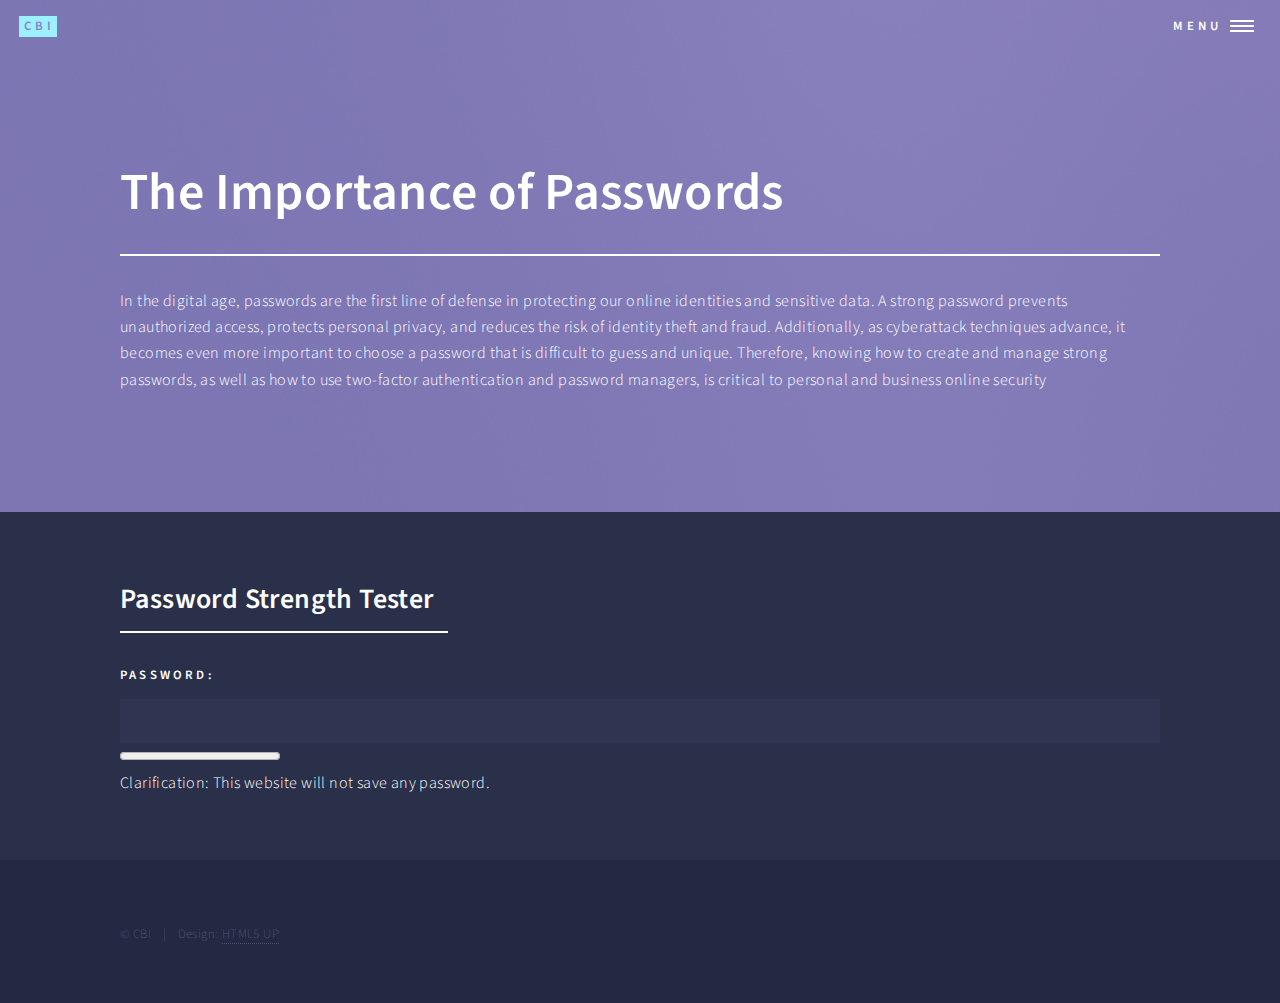
<file: Ken/landing.html>
<!DOCTYPE HTML>
<!--
	Forty by HTML5 UP
	html5up.net | @ajlkn
	Free for personal and commercial use under the CCA 3.0 license (html5up.net/license)
-->
<html>
	<head>
		<title>Test Password - CBI</title>
		<meta charset="utf-8" />
		<meta name="viewport" content="width=device-width, initial-scale=1, user-scalable=no" />
		<link rel="stylesheet" href="assets/css/main.css" />
		<noscript><link rel="stylesheet" href="assets/css/noscript.css" /></noscript>
	</head>
	<body class="is-preload">

		<!-- Wrapper -->
			<div id="wrapper">

				<!-- Header -->
				<!-- Note: The "styleN" class below should match that of the banner element. -->
					<header id="header" class="alt style2">
						<a href="index.html" class="logo"><strong>CBI</strong></a>
						<nav>
							<a href="#menu">Menu</a>
						</nav>
					</header>

				<!-- Menu -->
					<nav id="menu">
						<ul class="links">
							<li><a href="index.html">Home</a></li>
							<li><a href="landing.html">Password Test</a></li>
							<li><a href="generic.html">Cyber Security Fundamentals</a></li>
						</ul>
					</nav>

				<!-- Banner -->
				<!-- Note: The "styleN" class below should match that of the header element. -->
					<section id="banner" class="style2">
						<div class="inner">
							<span class="image">
								<img src="images/pic07.jpg" alt="" />
							</span>
							<header class="major">
								<h1>The Importance of Passwords</h1>
							</header>
                        
						<div class="inner">
							<p>In the digital age, passwords are the first line of defense in protecting our online identities and sensitive data.  A strong password prevents unauthorized access, protects personal privacy, and reduces the risk of identity theft and fraud.  Additionally, as cyberattack techniques advance, it becomes even more important to choose a password that is difficult to guess and unique.  Therefore, knowing how to create and manage strong passwords, as well as how to use two-factor authentication and password managers, is critical to personal and business online security</p>
						</div>
						</div>
					</section>

				<!-- Main -->
					<div id="main">

						<!-- One -->
							<section id="one">
								<div class="inner">
									<header class="major">
										<h2>Password Strength Tester</h2>
									</header>
                                    <label for="password">Password:</label>
                                    <input type="password" id="password" oninput="checkPasswordStrength()" />
                                    <progress id="strengthBar" value="0" max="100"></progress>
                                    <p><h8>Clarification: This website will not save any password.</h8></p>
								</div>
							</section>

					</div>

				<!-- Footer -->
					<footer id="footer">
						<div class="inner">
							<ul class="copyright">
								<li>&copy; CBI</li><li>Design: <a href="https://html5up.net">HTML5 UP</a></li>
							</ul>
						</div>
					</footer>

			</div>

		<!-- Scripts -->
			<script src="assets/js/jquery.min.js"></script>
			<script src="assets/js/jquery.scrolly.min.js"></script>
			<script src="assets/js/jquery.scrollex.min.js"></script>
			<script src="assets/js/browser.min.js"></script>
			<script src="assets/js/breakpoints.min.js"></script>
			<script src="assets/js/util.js"></script>
			<script src="assets/js/main.js"></script>
            <script>
                function checkPasswordStrength() {
                    var password = document.getElementById("password").value;
                    var strengthBar = document.getElementById("strengthBar");
                    var strength = 0;
                
                    if (password.match(/[a-z]+/)) {
                        strength += 1;
                    }
                    if (password.match(/[A-Z]+/)) {
                        strength += 1;
                    }
                    if (password.match(/[0-9]+/)) {
                        strength += 1;
                    }
                    if (password.match(/[\W]+/)) {
                        strength += 1;
                    }
                
                    switch(strength) {
                        case 0:
                            strengthBar.value = 20;
                            break;
                        case 1:
                            strengthBar.value = 40;
                            break;
                        case 2:
                            strengthBar.value = 60;
                            break;
                        case 3:
                            strengthBar.value = 80;
                            break;
                        case 4:
                            strengthBar.value = 100;
                            break;
                    }
                }
                </script>

	</body>
</html>
</file>
<file: assets/css/noscript.css>
/*
	Forty by HTML5 UP
	html5up.net | @ajlkn
	Free for personal and commercial use under the CCA 3.0 license (html5up.net/license)
*/

/* Banner */

	body.is-preload #banner:after {
		opacity: 0.85;
	}

	body.is-preload #banner > .inner {
		-moz-filter: none;
		-webkit-filter: none;
		-ms-filter: none;
		filter: none;
		-moz-transform: none;
		-webkit-transform: none;
		-ms-transform: none;
		transform: none;
		opacity: 1;
	}
</file>
<file: Ken/assets/css/noscript.css>
/*
	Forty by HTML5 UP
	html5up.net | @ajlkn
	Free for personal and commercial use under the CCA 3.0 license (html5up.net/license)
*/

/* Banner */

	body.is-preload #banner:after {
		opacity: 0.85;
	}

	body.is-preload #banner > .inner {
		-moz-filter: none;
		-webkit-filter: none;
		-ms-filter: none;
		filter: none;
		-moz-transform: none;
		-webkit-transform: none;
		-ms-transform: none;
		transform: none;
		opacity: 1;
	}
</file>
<file: assets/css/main.css>
@import url(fontawesome-all.min.css);
@import url("https://fonts.googleapis.com/css?family=Source+Sans+Pro:300,300italic,600,600italic");

/*
	Forty by HTML5 UP
	html5up.net | @ajlkn
	Free for personal and commercial use under the CCA 3.0 license (html5up.net/license)
*/

html, body, div, span, applet, object,
iframe, h1, h2, h3, h4, h5, h6, p, blockquote,
pre, a, abbr, acronym, address, big, cite,
code, del, dfn, em, img, ins, kbd, q, s, samp,
small, strike, strong, sub, sup, tt, var, b,
u, i, center, dl, dt, dd, ol, ul, li, fieldset,
form, label, legend, table, caption, tbody,
tfoot, thead, tr, th, td, article, aside,
canvas, details, embed, figure, figcaption,
footer, header, hgroup, menu, nav, output, ruby,
section, summary, time, mark, audio, video {
	margin: 0;
	padding: 0;
	border: 0;
	font-size: 100%;
	font: inherit;
	vertical-align: baseline;}

article, aside, details, figcaption, figure,
footer, header, hgroup, menu, nav, section {
	display: block;}

body {
	line-height: 1;
}

ol, ul {
	list-style: none;
}

blockquote, q {
	quotes: none;
}

	blockquote:before, blockquote:after, q:before, q:after {
		content: '';
		content: none;
	}

table {
	border-collapse: collapse;
	border-spacing: 0;
}

body {
	-webkit-text-size-adjust: none;
}

mark {
	background-color: transparent;
	color: inherit;
}

input::-moz-focus-inner {
	border: 0;
	padding: 0;
}

input, select, textarea {
	-moz-appearance: none;
	-webkit-appearance: none;
	-ms-appearance: none;
	appearance: none;
}

/* Basic */

	@-ms-viewport {
		width: device-width;
	}

	body {
		-ms-overflow-style: scrollbar;
	}

	@media screen and (max-width: 480px) {

		html, body {
			min-width: 320px;
		}

	}

	html {
		box-sizing: border-box;
	}

	*, *:before, *:after {
		box-sizing: inherit;
	}

	body {
		background: #242943;
	}

		body.is-preload *, body.is-preload *:before, body.is-preload *:after {
			-moz-animation: none !important;
			-webkit-animation: none !important;
			-ms-animation: none !important;
			animation: none !important;
			-moz-transition: none !important;
			-webkit-transition: none !important;
			-ms-transition: none !important;
			transition: none !important;
		}

/* Type */

	body, input, select, textarea {
		color: #ffffff;
		font-family: "Source Sans Pro", Helvetica, sans-serif;
		font-size: 17pt;
		font-weight: 300;
		letter-spacing: 0.025em;
		line-height: 1.65;
	}

		@media screen and (max-width: 1680px) {

			body, input, select, textarea {
				font-size: 14pt;
			}

		}

		@media screen and (max-width: 1280px) {

			body, input, select, textarea {
				font-size: 12pt;
			}

		}

		@media screen and (max-width: 360px) {

			body, input, select, textarea {
				font-size: 11pt;
			}

		}

	a {
		-moz-transition: color 0.2s ease-in-out, border-bottom-color 0.2s ease-in-out;
		-webkit-transition: color 0.2s ease-in-out, border-bottom-color 0.2s ease-in-out;
		-ms-transition: color 0.2s ease-in-out, border-bottom-color 0.2s ease-in-out;
		transition: color 0.2s ease-in-out, border-bottom-color 0.2s ease-in-out;
		border-bottom: dotted 1px;
		color: inherit;
		text-decoration: none;
	}

		a:hover {
			border-bottom-color: transparent;
			color: #9bf1ff !important;
		}

		a:active {
			color: #53e3fb !important;
		}

	strong, b {
		color: #ffffff;
		font-weight: 600;
	}

	em, i {
		font-style: italic;
	}

	p {
		margin: 0 0 2em 0;
	}

	h1, h2, h3, h4, h5, h6 {
		color: #ffffff;
		font-weight: 600;
		line-height: 1.65;
		margin: 0 0 1em 0;
	}

		h1 a, h2 a, h3 a, h4 a, h5 a, h6 a {
			color: inherit;
			border-bottom: 0;
		}

	h1 {
		font-size: 2.5em;
	}

	h2 {
		font-size: 1.75em;
	}

	h3 {
		font-size: 1.35em;
	}

	h4 {
		font-size: 1.1em;
	}

	h5 {
		font-size: 0.9em;
	}

	h6 {
		font-size: 0.7em;
	}

	@media screen and (max-width: 736px) {

		h1 {
			font-size: 2em;
		}

		h2 {
			font-size: 1.5em;
		}

		h3 {
			font-size: 1.25em;
		}

	}

	sub {
		font-size: 0.8em;
		position: relative;
		top: 0.5em;
	}

	sup {
		font-size: 0.8em;
		position: relative;
		top: -0.5em;
	}

	blockquote {
		border-left: solid 4px rgba(212, 212, 255, 0.1);
		font-style: italic;
		margin: 0 0 2em 0;
		padding: 0.5em 0 0.5em 2em;
	}

	code {
		background: rgba(212, 212, 255, 0.035);
		font-family: "Courier New", monospace;
		font-size: 0.9em;
		margin: 0 0.25em;
		padding: 0.25em 0.65em;
	}

	pre {
		-webkit-overflow-scrolling: touch;
		font-family: "Courier New", monospace;
		font-size: 0.9em;
		margin: 0 0 2em 0;
	}

		pre code {
			display: block;
			line-height: 1.75;
			padding: 1em 1.5em;
			overflow-x: auto;
		}

	hr {
		border: 0;
		border-bottom: solid 1px rgba(212, 212, 255, 0.1);
		margin: 2em 0;
	}

		hr.major {
			margin: 3em 0;
		}

	.align-left {
		text-align: left;
	}

	.align-center {
		text-align: center;
	}

	.align-right {
		text-align: right;
	}

/* Row */

	.row {
		display: flex;
		flex-wrap: wrap;
		box-sizing: border-box;
		align-items: stretch;
	}

		.row > * {
			box-sizing: border-box;
		}

		.row.gtr-uniform > * > :last-child {
			margin-bottom: 0;
		}

		.row.aln-left {
			justify-content: flex-start;
		}

		.row.aln-center {
			justify-content: center;
		}

		.row.aln-right {
			justify-content: flex-end;
		}

		.row.aln-top {
			align-items: flex-start;
		}

		.row.aln-middle {
			align-items: center;
		}

		.row.aln-bottom {
			align-items: flex-end;
		}

		.row > .imp {
			order: -1;
		}

		.row > .col-1 {
			width: 8.33333%;
		}

		.row > .off-1 {
			margin-left: 8.33333%;
		}

		.row > .col-2 {
			width: 16.66667%;
		}

		.row > .off-2 {
			margin-left: 16.66667%;
		}

		.row > .col-3 {
			width: 25%;
		}

		.row > .off-3 {
			margin-left: 25%;
		}

		.row > .col-4 {
			width: 33.33333%;
		}

		.row > .off-4 {
			margin-left: 33.33333%;
		}

		.row > .col-5 {
			width: 41.66667%;
		}

		.row > .off-5 {
			margin-left: 41.66667%;
		}

		.row > .col-6 {
			width: 50%;
		}

		.row > .off-6 {
			margin-left: 50%;
		}

		.row > .col-7 {
			width: 58.33333%;
		}

		.row > .off-7 {
			margin-left: 58.33333%;
		}

		.row > .col-8 {
			width: 66.66667%;
		}

		.row > .off-8 {
			margin-left: 66.66667%;
		}

		.row > .col-9 {
			width: 75%;
		}

		.row > .off-9 {
			margin-left: 75%;
		}

		.row > .col-10 {
			width: 83.33333%;
		}

		.row > .off-10 {
			margin-left: 83.33333%;
		}

		.row > .col-11 {
			width: 91.66667%;
		}

		.row > .off-11 {
			margin-left: 91.66667%;
		}

		.row > .col-12 {
			width: 100%;
		}

		.row > .off-12 {
			margin-left: 100%;
		}

		.row.gtr-0 {
			margin-top: 0;
			margin-left: 0em;
		}

			.row.gtr-0 > * {
				padding: 0 0 0 0em;
			}

			.row.gtr-0.gtr-uniform {
				margin-top: 0em;
			}

				.row.gtr-0.gtr-uniform > * {
					padding-top: 0em;
				}

		.row.gtr-25 {
			margin-top: 0;
			margin-left: -0.5em;
		}

			.row.gtr-25 > * {
				padding: 0 0 0 0.5em;
			}

			.row.gtr-25.gtr-uniform {
				margin-top: -0.5em;
			}

				.row.gtr-25.gtr-uniform > * {
					padding-top: 0.5em;
				}

		.row.gtr-50 {
			margin-top: 0;
			margin-left: -1em;
		}

			.row.gtr-50 > * {
				padding: 0 0 0 1em;
			}

			.row.gtr-50.gtr-uniform {
				margin-top: -1em;
			}

				.row.gtr-50.gtr-uniform > * {
					padding-top: 1em;
				}

		.row {
			margin-top: 0;
			margin-left: -2em;
		}

			.row > * {
				padding: 0 0 0 2em;
			}

			.row.gtr-uniform {
				margin-top: -2em;
			}

				.row.gtr-uniform > * {
					padding-top: 2em;
				}

		.row.gtr-150 {
			margin-top: 0;
			margin-left: -3em;
		}

			.row.gtr-150 > * {
				padding: 0 0 0 3em;
			}

			.row.gtr-150.gtr-uniform {
				margin-top: -3em;
			}

				.row.gtr-150.gtr-uniform > * {
					padding-top: 3em;
				}

		.row.gtr-200 {
			margin-top: 0;
			margin-left: -4em;
		}

			.row.gtr-200 > * {
				padding: 0 0 0 4em;
			}

			.row.gtr-200.gtr-uniform {
				margin-top: -4em;
			}

				.row.gtr-200.gtr-uniform > * {
					padding-top: 4em;
				}

		@media screen and (max-width: 1680px) {

			.row {
				display: flex;
				flex-wrap: wrap;
				box-sizing: border-box;
				align-items: stretch;
			}

				.row > * {
					box-sizing: border-box;
				}

				.row.gtr-uniform > * > :last-child {
					margin-bottom: 0;
				}

				.row.aln-left {
					justify-content: flex-start;
				}

				.row.aln-center {
					justify-content: center;
				}

				.row.aln-right {
					justify-content: flex-end;
				}

				.row.aln-top {
					align-items: flex-start;
				}

				.row.aln-middle {
					align-items: center;
				}

				.row.aln-bottom {
					align-items: flex-end;
				}

				.row > .imp-xlarge {
					order: -1;
				}

				.row > .col-1-xlarge {
					width: 8.33333%;
				}

				.row > .off-1-xlarge {
					margin-left: 8.33333%;
				}

				.row > .col-2-xlarge {
					width: 16.66667%;
				}

				.row > .off-2-xlarge {
					margin-left: 16.66667%;
				}

				.row > .col-3-xlarge {
					width: 25%;
				}

				.row > .off-3-xlarge {
					margin-left: 25%;
				}

				.row > .col-4-xlarge {
					width: 33.33333%;
				}

				.row > .off-4-xlarge {
					margin-left: 33.33333%;
				}

				.row > .col-5-xlarge {
					width: 41.66667%;
				}

				.row > .off-5-xlarge {
					margin-left: 41.66667%;
				}

				.row > .col-6-xlarge {
					width: 50%;
				}

				.row > .off-6-xlarge {
					margin-left: 50%;
				}

				.row > .col-7-xlarge {
					width: 58.33333%;
				}

				.row > .off-7-xlarge {
					margin-left: 58.33333%;
				}

				.row > .col-8-xlarge {
					width: 66.66667%;
				}

				.row > .off-8-xlarge {
					margin-left: 66.66667%;
				}

				.row > .col-9-xlarge {
					width: 75%;
				}

				.row > .off-9-xlarge {
					margin-left: 75%;
				}

				.row > .col-10-xlarge {
					width: 83.33333%;
				}

				.row > .off-10-xlarge {
					margin-left: 83.33333%;
				}

				.row > .col-11-xlarge {
					width: 91.66667%;
				}

				.row > .off-11-xlarge {
					margin-left: 91.66667%;
				}

				.row > .col-12-xlarge {
					width: 100%;
				}

				.row > .off-12-xlarge {
					margin-left: 100%;
				}

				.row.gtr-0 {
					margin-top: 0;
					margin-left: 0em;
				}

					.row.gtr-0 > * {
						padding: 0 0 0 0em;
					}

					.row.gtr-0.gtr-uniform {
						margin-top: 0em;
					}

						.row.gtr-0.gtr-uniform > * {
							padding-top: 0em;
						}

				.row.gtr-25 {
					margin-top: 0;
					margin-left: -0.5em;
				}

					.row.gtr-25 > * {
						padding: 0 0 0 0.5em;
					}

					.row.gtr-25.gtr-uniform {
						margin-top: -0.5em;
					}

						.row.gtr-25.gtr-uniform > * {
							padding-top: 0.5em;
						}

				.row.gtr-50 {
					margin-top: 0;
					margin-left: -1em;
				}

					.row.gtr-50 > * {
						padding: 0 0 0 1em;
					}

					.row.gtr-50.gtr-uniform {
						margin-top: -1em;
					}

						.row.gtr-50.gtr-uniform > * {
							padding-top: 1em;
						}

				.row {
					margin-top: 0;
					margin-left: -2em;
				}

					.row > * {
						padding: 0 0 0 2em;
					}

					.row.gtr-uniform {
						margin-top: -2em;
					}

						.row.gtr-uniform > * {
							padding-top: 2em;
						}

				.row.gtr-150 {
					margin-top: 0;
					margin-left: -3em;
				}

					.row.gtr-150 > * {
						padding: 0 0 0 3em;
					}

					.row.gtr-150.gtr-uniform {
						margin-top: -3em;
					}

						.row.gtr-150.gtr-uniform > * {
							padding-top: 3em;
						}

				.row.gtr-200 {
					margin-top: 0;
					margin-left: -4em;
				}

					.row.gtr-200 > * {
						padding: 0 0 0 4em;
					}

					.row.gtr-200.gtr-uniform {
						margin-top: -4em;
					}

						.row.gtr-200.gtr-uniform > * {
							padding-top: 4em;
						}

		}

		@media screen and (max-width: 1280px) {

			.row {
				display: flex;
				flex-wrap: wrap;
				box-sizing: border-box;
				align-items: stretch;
			}

				.row > * {
					box-sizing: border-box;
				}

				.row.gtr-uniform > * > :last-child {
					margin-bottom: 0;
				}

				.row.aln-left {
					justify-content: flex-start;
				}

				.row.aln-center {
					justify-content: center;
				}

				.row.aln-right {
					justify-content: flex-end;
				}

				.row.aln-top {
					align-items: flex-start;
				}

				.row.aln-middle {
					align-items: center;
				}

				.row.aln-bottom {
					align-items: flex-end;
				}

				.row > .imp-large {
					order: -1;
				}

				.row > .col-1-large {
					width: 8.33333%;
				}

				.row > .off-1-large {
					margin-left: 8.33333%;
				}

				.row > .col-2-large {
					width: 16.66667%;
				}

				.row > .off-2-large {
					margin-left: 16.66667%;
				}

				.row > .col-3-large {
					width: 25%;
				}

				.row > .off-3-large {
					margin-left: 25%;
				}

				.row > .col-4-large {
					width: 33.33333%;
				}

				.row > .off-4-large {
					margin-left: 33.33333%;
				}

				.row > .col-5-large {
					width: 41.66667%;
				}

				.row > .off-5-large {
					margin-left: 41.66667%;
				}

				.row > .col-6-large {
					width: 50%;
				}

				.row > .off-6-large {
					margin-left: 50%;
				}

				.row > .col-7-large {
					width: 58.33333%;
				}

				.row > .off-7-large {
					margin-left: 58.33333%;
				}

				.row > .col-8-large {
					width: 66.66667%;
				}

				.row > .off-8-large {
					margin-left: 66.66667%;
				}

				.row > .col-9-large {
					width: 75%;
				}

				.row > .off-9-large {
					margin-left: 75%;
				}

				.row > .col-10-large {
					width: 83.33333%;
				}

				.row > .off-10-large {
					margin-left: 83.33333%;
				}

				.row > .col-11-large {
					width: 91.66667%;
				}

				.row > .off-11-large {
					margin-left: 91.66667%;
				}

				.row > .col-12-large {
					width: 100%;
				}

				.row > .off-12-large {
					margin-left: 100%;
				}

				.row.gtr-0 {
					margin-top: 0;
					margin-left: 0em;
				}

					.row.gtr-0 > * {
						padding: 0 0 0 0em;
					}

					.row.gtr-0.gtr-uniform {
						margin-top: 0em;
					}

						.row.gtr-0.gtr-uniform > * {
							padding-top: 0em;
						}

				.row.gtr-25 {
					margin-top: 0;
					margin-left: -0.375em;
				}

					.row.gtr-25 > * {
						padding: 0 0 0 0.375em;
					}

					.row.gtr-25.gtr-uniform {
						margin-top: -0.375em;
					}

						.row.gtr-25.gtr-uniform > * {
							padding-top: 0.375em;
						}

				.row.gtr-50 {
					margin-top: 0;
					margin-left: -0.75em;
				}

					.row.gtr-50 > * {
						padding: 0 0 0 0.75em;
					}

					.row.gtr-50.gtr-uniform {
						margin-top: -0.75em;
					}

						.row.gtr-50.gtr-uniform > * {
							padding-top: 0.75em;
						}

				.row {
					margin-top: 0;
					margin-left: -1.5em;
				}

					.row > * {
						padding: 0 0 0 1.5em;
					}

					.row.gtr-uniform {
						margin-top: -1.5em;
					}

						.row.gtr-uniform > * {
							padding-top: 1.5em;
						}

				.row.gtr-150 {
					margin-top: 0;
					margin-left: -2.25em;
				}

					.row.gtr-150 > * {
						padding: 0 0 0 2.25em;
					}

					.row.gtr-150.gtr-uniform {
						margin-top: -2.25em;
					}

						.row.gtr-150.gtr-uniform > * {
							padding-top: 2.25em;
						}

				.row.gtr-200 {
					margin-top: 0;
					margin-left: -3em;
				}

					.row.gtr-200 > * {
						padding: 0 0 0 3em;
					}

					.row.gtr-200.gtr-uniform {
						margin-top: -3em;
					}

						.row.gtr-200.gtr-uniform > * {
							padding-top: 3em;
						}

		}

		@media screen and (max-width: 980px) {

			.row {
				display: flex;
				flex-wrap: wrap;
				box-sizing: border-box;
				align-items: stretch;
			}

				.row > * {
					box-sizing: border-box;
				}

				.row.gtr-uniform > * > :last-child {
					margin-bottom: 0;
				}

				.row.aln-left {
					justify-content: flex-start;
				}

				.row.aln-center {
					justify-content: center;
				}

				.row.aln-right {
					justify-content: flex-end;
				}

				.row.aln-top {
					align-items: flex-start;
				}

				.row.aln-middle {
					align-items: center;
				}

				.row.aln-bottom {
					align-items: flex-end;
				}

				.row > .imp-medium {
					order: -1;
				}

				.row > .col-1-medium {
					width: 8.33333%;
				}

				.row > .off-1-medium {
					margin-left: 8.33333%;
				}

				.row > .col-2-medium {
					width: 16.66667%;
				}

				.row > .off-2-medium {
					margin-left: 16.66667%;
				}

				.row > .col-3-medium {
					width: 25%;
				}

				.row > .off-3-medium {
					margin-left: 25%;
				}

				.row > .col-4-medium {
					width: 33.33333%;
				}

				.row > .off-4-medium {
					margin-left: 33.33333%;
				}

				.row > .col-5-medium {
					width: 41.66667%;
				}

				.row > .off-5-medium {
					margin-left: 41.66667%;
				}

				.row > .col-6-medium {
					width: 50%;
				}

				.row > .off-6-medium {
					margin-left: 50%;
				}

				.row > .col-7-medium {
					width: 58.33333%;
				}

				.row > .off-7-medium {
					margin-left: 58.33333%;
				}

				.row > .col-8-medium {
					width: 66.66667%;
				}

				.row > .off-8-medium {
					margin-left: 66.66667%;
				}

				.row > .col-9-medium {
					width: 75%;
				}

				.row > .off-9-medium {
					margin-left: 75%;
				}

				.row > .col-10-medium {
					width: 83.33333%;
				}

				.row > .off-10-medium {
					margin-left: 83.33333%;
				}

				.row > .col-11-medium {
					width: 91.66667%;
				}

				.row > .off-11-medium {
					margin-left: 91.66667%;
				}

				.row > .col-12-medium {
					width: 100%;
				}

				.row > .off-12-medium {
					margin-left: 100%;
				}

				.row.gtr-0 {
					margin-top: 0;
					margin-left: 0em;
				}

					.row.gtr-0 > * {
						padding: 0 0 0 0em;
					}

					.row.gtr-0.gtr-uniform {
						margin-top: 0em;
					}

						.row.gtr-0.gtr-uniform > * {
							padding-top: 0em;
						}

				.row.gtr-25 {
					margin-top: 0;
					margin-left: -0.375em;
				}

					.row.gtr-25 > * {
						padding: 0 0 0 0.375em;
					}

					.row.gtr-25.gtr-uniform {
						margin-top: -0.375em;
					}

						.row.gtr-25.gtr-uniform > * {
							padding-top: 0.375em;
						}

				.row.gtr-50 {
					margin-top: 0;
					margin-left: -0.75em;
				}

					.row.gtr-50 > * {
						padding: 0 0 0 0.75em;
					}

					.row.gtr-50.gtr-uniform {
						margin-top: -0.75em;
					}

						.row.gtr-50.gtr-uniform > * {
							padding-top: 0.75em;
						}

				.row {
					margin-top: 0;
					margin-left: -1.5em;
				}

					.row > * {
						padding: 0 0 0 1.5em;
					}

					.row.gtr-uniform {
						margin-top: -1.5em;
					}

						.row.gtr-uniform > * {
							padding-top: 1.5em;
						}

				.row.gtr-150 {
					margin-top: 0;
					margin-left: -2.25em;
				}

					.row.gtr-150 > * {
						padding: 0 0 0 2.25em;
					}

					.row.gtr-150.gtr-uniform {
						margin-top: -2.25em;
					}

						.row.gtr-150.gtr-uniform > * {
							padding-top: 2.25em;
						}

				.row.gtr-200 {
					margin-top: 0;
					margin-left: -3em;
				}

					.row.gtr-200 > * {
						padding: 0 0 0 3em;
					}

					.row.gtr-200.gtr-uniform {
						margin-top: -3em;
					}

						.row.gtr-200.gtr-uniform > * {
							padding-top: 3em;
						}

		}

		@media screen and (max-width: 736px) {

			.row {
				display: flex;
				flex-wrap: wrap;
				box-sizing: border-box;
				align-items: stretch;
			}

				.row > * {
					box-sizing: border-box;
				}

				.row.gtr-uniform > * > :last-child {
					margin-bottom: 0;
				}

				.row.aln-left {
					justify-content: flex-start;
				}

				.row.aln-center {
					justify-content: center;
				}

				.row.aln-right {
					justify-content: flex-end;
				}

				.row.aln-top {
					align-items: flex-start;
				}

				.row.aln-middle {
					align-items: center;
				}

				.row.aln-bottom {
					align-items: flex-end;
				}

				.row > .imp-small {
					order: -1;
				}

				.row > .col-1-small {
					width: 8.33333%;
				}

				.row > .off-1-small {
					margin-left: 8.33333%;
				}

				.row > .col-2-small {
					width: 16.66667%;
				}

				.row > .off-2-small {
					margin-left: 16.66667%;
				}

				.row > .col-3-small {
					width: 25%;
				}

				.row > .off-3-small {
					margin-left: 25%;
				}

				.row > .col-4-small {
					width: 33.33333%;
				}

				.row > .off-4-small {
					margin-left: 33.33333%;
				}

				.row > .col-5-small {
					width: 41.66667%;
				}

				.row > .off-5-small {
					margin-left: 41.66667%;
				}

				.row > .col-6-small {
					width: 50%;
				}

				.row > .off-6-small {
					margin-left: 50%;
				}

				.row > .col-7-small {
					width: 58.33333%;
				}

				.row > .off-7-small {
					margin-left: 58.33333%;
				}

				.row > .col-8-small {
					width: 66.66667%;
				}

				.row > .off-8-small {
					margin-left: 66.66667%;
				}

				.row > .col-9-small {
					width: 75%;
				}

				.row > .off-9-small {
					margin-left: 75%;
				}

				.row > .col-10-small {
					width: 83.33333%;
				}

				.row > .off-10-small {
					margin-left: 83.33333%;
				}

				.row > .col-11-small {
					width: 91.66667%;
				}

				.row > .off-11-small {
					margin-left: 91.66667%;
				}

				.row > .col-12-small {
					width: 100%;
				}

				.row > .off-12-small {
					margin-left: 100%;
				}

				.row.gtr-0 {
					margin-top: 0;
					margin-left: 0em;
				}

					.row.gtr-0 > * {
						padding: 0 0 0 0em;
					}

					.row.gtr-0.gtr-uniform {
						margin-top: 0em;
					}

						.row.gtr-0.gtr-uniform > * {
							padding-top: 0em;
						}

				.row.gtr-25 {
					margin-top: 0;
					margin-left: -0.3125em;
				}

					.row.gtr-25 > * {
						padding: 0 0 0 0.3125em;
					}

					.row.gtr-25.gtr-uniform {
						margin-top: -0.3125em;
					}

						.row.gtr-25.gtr-uniform > * {
							padding-top: 0.3125em;
						}

				.row.gtr-50 {
					margin-top: 0;
					margin-left: -0.625em;
				}

					.row.gtr-50 > * {
						padding: 0 0 0 0.625em;
					}

					.row.gtr-50.gtr-uniform {
						margin-top: -0.625em;
					}

						.row.gtr-50.gtr-uniform > * {
							padding-top: 0.625em;
						}

				.row {
					margin-top: 0;
					margin-left: -1.25em;
				}

					.row > * {
						padding: 0 0 0 1.25em;
					}

					.row.gtr-uniform {
						margin-top: -1.25em;
					}

						.row.gtr-uniform > * {
							padding-top: 1.25em;
						}

				.row.gtr-150 {
					margin-top: 0;
					margin-left: -1.875em;
				}

					.row.gtr-150 > * {
						padding: 0 0 0 1.875em;
					}

					.row.gtr-150.gtr-uniform {
						margin-top: -1.875em;
					}

						.row.gtr-150.gtr-uniform > * {
							padding-top: 1.875em;
						}

				.row.gtr-200 {
					margin-top: 0;
					margin-left: -2.5em;
				}

					.row.gtr-200 > * {
						padding: 0 0 0 2.5em;
					}

					.row.gtr-200.gtr-uniform {
						margin-top: -2.5em;
					}

						.row.gtr-200.gtr-uniform > * {
							padding-top: 2.5em;
						}

		}

		@media screen and (max-width: 480px) {

			.row {
				display: flex;
				flex-wrap: wrap;
				box-sizing: border-box;
				align-items: stretch;
			}

				.row > * {
					box-sizing: border-box;
				}

				.row.gtr-uniform > * > :last-child {
					margin-bottom: 0;
				}

				.row.aln-left {
					justify-content: flex-start;
				}

				.row.aln-center {
					justify-content: center;
				}

				.row.aln-right {
					justify-content: flex-end;
				}

				.row.aln-top {
					align-items: flex-start;
				}

				.row.aln-middle {
					align-items: center;
				}

				.row.aln-bottom {
					align-items: flex-end;
				}

				.row > .imp-xsmall {
					order: -1;
				}

				.row > .col-1-xsmall {
					width: 8.33333%;
				}

				.row > .off-1-xsmall {
					margin-left: 8.33333%;
				}

				.row > .col-2-xsmall {
					width: 16.66667%;
				}

				.row > .off-2-xsmall {
					margin-left: 16.66667%;
				}

				.row > .col-3-xsmall {
					width: 25%;
				}

				.row > .off-3-xsmall {
					margin-left: 25%;
				}

				.row > .col-4-xsmall {
					width: 33.33333%;
				}

				.row > .off-4-xsmall {
					margin-left: 33.33333%;
				}

				.row > .col-5-xsmall {
					width: 41.66667%;
				}

				.row > .off-5-xsmall {
					margin-left: 41.66667%;
				}

				.row > .col-6-xsmall {
					width: 50%;
				}

				.row > .off-6-xsmall {
					margin-left: 50%;
				}

				.row > .col-7-xsmall {
					width: 58.33333%;
				}

				.row > .off-7-xsmall {
					margin-left: 58.33333%;
				}

				.row > .col-8-xsmall {
					width: 66.66667%;
				}

				.row > .off-8-xsmall {
					margin-left: 66.66667%;
				}

				.row > .col-9-xsmall {
					width: 75%;
				}

				.row > .off-9-xsmall {
					margin-left: 75%;
				}

				.row > .col-10-xsmall {
					width: 83.33333%;
				}

				.row > .off-10-xsmall {
					margin-left: 83.33333%;
				}

				.row > .col-11-xsmall {
					width: 91.66667%;
				}

				.row > .off-11-xsmall {
					margin-left: 91.66667%;
				}

				.row > .col-12-xsmall {
					width: 100%;
				}

				.row > .off-12-xsmall {
					margin-left: 100%;
				}

				.row.gtr-0 {
					margin-top: 0;
					margin-left: 0em;
				}

					.row.gtr-0 > * {
						padding: 0 0 0 0em;
					}

					.row.gtr-0.gtr-uniform {
						margin-top: 0em;
					}

						.row.gtr-0.gtr-uniform > * {
							padding-top: 0em;
						}

				.row.gtr-25 {
					margin-top: 0;
					margin-left: -0.3125em;
				}

					.row.gtr-25 > * {
						padding: 0 0 0 0.3125em;
					}

					.row.gtr-25.gtr-uniform {
						margin-top: -0.3125em;
					}

						.row.gtr-25.gtr-uniform > * {
							padding-top: 0.3125em;
						}

				.row.gtr-50 {
					margin-top: 0;
					margin-left: -0.625em;
				}

					.row.gtr-50 > * {
						padding: 0 0 0 0.625em;
					}

					.row.gtr-50.gtr-uniform {
						margin-top: -0.625em;
					}

						.row.gtr-50.gtr-uniform > * {
							padding-top: 0.625em;
						}

				.row {
					margin-top: 0;
					margin-left: -1.25em;
				}

					.row > * {
						padding: 0 0 0 1.25em;
					}

					.row.gtr-uniform {
						margin-top: -1.25em;
					}

						.row.gtr-uniform > * {
							padding-top: 1.25em;
						}

				.row.gtr-150 {
					margin-top: 0;
					margin-left: -1.875em;
				}

					.row.gtr-150 > * {
						padding: 0 0 0 1.875em;
					}

					.row.gtr-150.gtr-uniform {
						margin-top: -1.875em;
					}

						.row.gtr-150.gtr-uniform > * {
							padding-top: 1.875em;
						}

				.row.gtr-200 {
					margin-top: 0;
					margin-left: -2.5em;
				}

					.row.gtr-200 > * {
						padding: 0 0 0 2.5em;
					}

					.row.gtr-200.gtr-uniform {
						margin-top: -2.5em;
					}

						.row.gtr-200.gtr-uniform > * {
							padding-top: 2.5em;
						}

		}

/* Section/Article */

	section.special, article.special {
		text-align: center;
	}

	header.major {
		width: -moz-max-content;
		width: -webkit-max-content;
		width: -ms-max-content;
		width: max-content;
		margin-bottom: 2em;
	}

		header.major > :first-child {
			margin-bottom: 0;
			width: calc(100% + 0.5em);
		}

			header.major > :first-child:after {
				content: '';
				background-color: #ffffff;
				display: block;
				height: 2px;
				margin: 0.325em 0 0.5em 0;
				width: 100%;
			}

		header.major > p {
			font-size: 0.7em;
			font-weight: 600;
			letter-spacing: 0.25em;
			margin-bottom: 0;
			text-transform: uppercase;
		}

		body.is-ie header.major > :first-child:after {
			max-width: 9em;
		}

		body.is-ie header.major > h1:after {
			max-width: 100% !important;
		}

	@media screen and (max-width: 736px) {

		header.major > p br {
			display: none;
		}

	}

/* Form */

	form {
		margin: 0 0 2em 0;
	}

		form > :last-child {
			margin-bottom: 0;
		}

		form > .fields {
			display: -moz-flex;
			display: -webkit-flex;
			display: -ms-flex;
			display: flex;
			-moz-flex-wrap: wrap;
			-webkit-flex-wrap: wrap;
			-ms-flex-wrap: wrap;
			flex-wrap: wrap;
			width: calc(100% + 3em);
			margin: -1.5em 0 2em -1.5em;
		}

			form > .fields > .field {
				-moz-flex-grow: 0;
				-webkit-flex-grow: 0;
				-ms-flex-grow: 0;
				flex-grow: 0;
				-moz-flex-shrink: 0;
				-webkit-flex-shrink: 0;
				-ms-flex-shrink: 0;
				flex-shrink: 0;
				padding: 1.5em 0 0 1.5em;
				width: calc(100% - 1.5em);
			}

				form > .fields > .field.half {
					width: calc(50% - 0.75em);
				}

				form > .fields > .field.third {
					width: calc(100%/3 - 0.5em);
				}

				form > .fields > .field.quarter {
					width: calc(25% - 0.375em);
				}

		@media screen and (max-width: 480px) {

			form > .fields {
				width: calc(100% + 3em);
				margin: -1.5em 0 2em -1.5em;
			}

				form > .fields > .field {
					padding: 1.5em 0 0 1.5em;
					width: calc(100% - 1.5em);
				}

					form > .fields > .field.half {
						width: calc(100% - 1.5em);
					}

					form > .fields > .field.third {
						width: calc(100% - 1.5em);
					}

					form > .fields > .field.quarter {
						width: calc(100% - 1.5em);
					}

		}

	label {
		color: #ffffff;
		display: block;
		font-size: 0.8em;
		font-weight: 600;
		letter-spacing: 0.25em;
		margin: 0 0 1em 0;
		text-transform: uppercase;
	}

	input[type="text"],
	input[type="password"],
	input[type="email"],
	input[type="tel"],
	input[type="search"],
	input[type="url"],
	select,
	textarea {
		-moz-appearance: none;
		-webkit-appearance: none;
		-ms-appearance: none;
		appearance: none;
		background: rgba(212, 212, 255, 0.035);
		border: none;
		border-radius: 0;
		color: inherit;
		display: block;
		outline: 0;
		padding: 0 1em;
		text-decoration: none;
		width: 100%;
	}

		input[type="text"]:invalid,
		input[type="password"]:invalid,
		input[type="email"]:invalid,
		input[type="tel"]:invalid,
		input[type="search"]:invalid,
		input[type="url"]:invalid,
		select:invalid,
		textarea:invalid {
			box-shadow: none;
		}

		input[type="text"]:focus,
		input[type="password"]:focus,
		input[type="email"]:focus,
		input[type="tel"]:focus,
		input[type="search"]:focus,
		input[type="url"]:focus,
		select:focus,
		textarea:focus {
			border-color: #9bf1ff;
			box-shadow: 0 0 0 2px #9bf1ff;
		}

	select {
		background-image: url("data:image/svg+xml;charset=utf8,%3Csvg xmlns='http://www.w3.org/2000/svg' width='40' height='40' preserveAspectRatio='none' viewBox='0 0 40 40'%3E%3Cpath d='M9.4,12.3l10.4,10.4l10.4-10.4c0.2-0.2,0.5-0.4,0.9-0.4c0.3,0,0.6,0.1,0.9,0.4l3.3,3.3c0.2,0.2,0.4,0.5,0.4,0.9 c0,0.4-0.1,0.6-0.4,0.9L20.7,31.9c-0.2,0.2-0.5,0.4-0.9,0.4c-0.3,0-0.6-0.1-0.9-0.4L4.3,17.3c-0.2-0.2-0.4-0.5-0.4-0.9 c0-0.4,0.1-0.6,0.4-0.9l3.3-3.3c0.2-0.2,0.5-0.4,0.9-0.4S9.1,12.1,9.4,12.3z' fill='rgba(212, 212, 255, 0.1)' /%3E%3C/svg%3E");
		background-size: 1.25rem;
		background-repeat: no-repeat;
		background-position: calc(100% - 1rem) center;
		height: 2.75em;
		padding-right: 2.75em;
		text-overflow: ellipsis;
	}

		select option {
			color: #ffffff;
			background: #242943;
		}

		select:focus::-ms-value {
			background-color: transparent;
		}

		select::-ms-expand {
			display: none;
		}

	input[type="text"],
	input[type="password"],
	input[type="email"],
	input[type="tel"],
	input[type="search"],
	input[type="url"],
	select {
		height: 2.75em;
	}

	textarea {
		padding: 0.75em 1em;
	}

	input[type="checkbox"],
	input[type="radio"] {
		-moz-appearance: none;
		-webkit-appearance: none;
		-ms-appearance: none;
		appearance: none;
		display: block;
		float: left;
		margin-right: -2em;
		opacity: 0;
		width: 1em;
		z-index: -1;
	}

		input[type="checkbox"] + label,
		input[type="radio"] + label {
			text-decoration: none;
			color: #ffffff;
			cursor: pointer;
			display: inline-block;
			font-weight: 300;
			padding-left: 2.65em;
			padding-right: 0.75em;
			position: relative;
		}

			input[type="checkbox"] + label:before,
			input[type="radio"] + label:before {
				-moz-osx-font-smoothing: grayscale;
				-webkit-font-smoothing: antialiased;
				display: inline-block;
				font-style: normal;
				font-variant: normal;
				text-rendering: auto;
				line-height: 1;
				text-transform: none !important;
				font-family: 'Font Awesome 5 Free';
				font-weight: 900;
			}

			input[type="checkbox"] + label:before,
			input[type="radio"] + label:before {
				background: rgba(212, 212, 255, 0.035);
				content: '';
				display: inline-block;
				font-size: 0.8em;
				height: 2.0625em;
				left: 0;
				letter-spacing: 0;
				line-height: 2.0625em;
				position: absolute;
				text-align: center;
				top: 0;
				width: 2.0625em;
			}

		input[type="checkbox"]:checked + label:before,
		input[type="radio"]:checked + label:before {
			background: #ffffff;
			border-color: #9bf1ff;
			content: '\f00c';
			color: #242943;
		}

		input[type="checkbox"]:focus + label:before,
		input[type="radio"]:focus + label:before {
			box-shadow: 0 0 0 2px #9bf1ff;
		}

	input[type="radio"] + label:before {
		border-radius: 100%;
	}

	::-webkit-input-placeholder {
		color: rgba(244, 244, 255, 0.2) !important;
		opacity: 1.0;
	}

	:-moz-placeholder {
		color: rgba(244, 244, 255, 0.2) !important;
		opacity: 1.0;
	}

	::-moz-placeholder {
		color: rgba(244, 244, 255, 0.2) !important;
		opacity: 1.0;
	}

	:-ms-input-placeholder {
		color: rgba(244, 244, 255, 0.2) !important;
		opacity: 1.0;
	}

/* Box */

	.box {
		border: solid 1px rgba(212, 212, 255, 0.1);
		margin-bottom: 2em;
		padding: 1.5em;
	}

		.box > :last-child,
		.box > :last-child > :last-child,
		.box > :last-child > :last-child > :last-child {
			margin-bottom: 0;
		}

		.box.alt {
			border: 0;
			border-radius: 0;
			padding: 0;
		}

/* Icon */

	.icon {
		text-decoration: none;
		border-bottom: none;
		position: relative;
	}

		.icon:before {
			-moz-osx-font-smoothing: grayscale;
			-webkit-font-smoothing: antialiased;
			display: inline-block;
			font-style: normal;
			font-variant: normal;
			text-rendering: auto;
			line-height: 1;
			text-transform: none !important;
			font-family: 'Font Awesome 5 Free';
			font-weight: 400;
		}

		.icon > .label {
			display: none;
		}

		.icon:before {
			line-height: inherit;
		}

		.icon.solid:before {
			font-weight: 900;
		}

		.icon.brands:before {
			font-family: 'Font Awesome 5 Brands';
		}

		.icon.alt:before {
			background-color: #ffffff;
			border-radius: 100%;
			color: #242943;
			display: inline-block;
			height: 2em;
			line-height: 2em;
			text-align: center;
			width: 2em;
		}

	a.icon.alt:before {
		-moz-transition: background-color 0.2s ease-in-out;
		-webkit-transition: background-color 0.2s ease-in-out;
		-ms-transition: background-color 0.2s ease-in-out;
		transition: background-color 0.2s ease-in-out;
	}

	a.icon.alt:hover:before {
		background-color: #6fc3df;
	}

	a.icon.alt:active:before {
		background-color: #37a6cb;
	}

/* Image */

	.image {
		border: 0;
		display: inline-block;
		position: relative;
	}

		.image img {
			display: block;
		}

		.image.left, .image.right {
			max-width: 30%;
		}

			.image.left img, .image.right img {
				width: 100%;
			}

		.image.left {
			float: left;
			margin: 0 1.5em 1.25em 0;
			top: 0.25em;
		}

		.image.right {
			float: right;
			margin: 0 0 1.25em 1.5em;
			top: 0.25em;
		}

		.image.fit {
			display: block;
			margin: 0 0 2em 0;
			width: 100%;
		}

			.image.fit img {
				width: 100%;
			}

		.image.main {
			display: block;
			margin: 2.5em 0;
			width: 100%;
		}

			.image.main img {
				width: 100%;
			}

			@media screen and (max-width: 736px) {

				.image.main {
					margin: 1.5em 0;
				}

			}

/* List */

	ol {
		list-style: decimal;
		margin: 0 0 2em 0;
		padding-left: 1.25em;
	}

		ol li {
			padding-left: 0.25em;
		}

	ul {
		list-style: disc;
		margin: 0 0 2em 0;
		padding-left: 1em;
	}

		ul li {
			padding-left: 0.5em;
		}

		ul.alt {
			list-style: none;
			padding-left: 0;
		}

			ul.alt li {
				border-top: solid 1px rgba(212, 212, 255, 0.1);
				padding: 0.5em 0;
			}

				ul.alt li:first-child {
					border-top: 0;
					padding-top: 0;
				}

	dl {
		margin: 0 0 2em 0;
	}

		dl dt {
			display: block;
			font-weight: 600;
			margin: 0 0 1em 0;
		}

		dl dd {
			margin-left: 2em;
		}

/* Actions */

	ul.actions {
		display: -moz-flex;
		display: -webkit-flex;
		display: -ms-flex;
		display: flex;
		cursor: default;
		list-style: none;
		margin-left: -1em;
		padding-left: 0;
	}

		ul.actions li {
			padding: 0 0 0 1em;
			vertical-align: middle;
		}

		ul.actions.special {
			-moz-justify-content: center;
			-webkit-justify-content: center;
			-ms-justify-content: center;
			justify-content: center;
			width: 100%;
			margin-left: 0;
		}

			ul.actions.special li:first-child {
				padding-left: 0;
			}

		ul.actions.stacked {
			-moz-flex-direction: column;
			-webkit-flex-direction: column;
			-ms-flex-direction: column;
			flex-direction: column;
			margin-left: 0;
		}

			ul.actions.stacked li {
				padding: 1.3em 0 0 0;
			}

				ul.actions.stacked li:first-child {
					padding-top: 0;
				}

		ul.actions.fit {
			width: calc(100% + 1em);
		}

			ul.actions.fit li {
				-moz-flex-grow: 1;
				-webkit-flex-grow: 1;
				-ms-flex-grow: 1;
				flex-grow: 1;
				-moz-flex-shrink: 1;
				-webkit-flex-shrink: 1;
				-ms-flex-shrink: 1;
				flex-shrink: 1;
				width: 100%;
			}

				ul.actions.fit li > * {
					width: 100%;
				}

			ul.actions.fit.stacked {
				width: 100%;
			}

/* Icons */

	ul.icons {
		cursor: default;
		list-style: none;
		padding-left: 0;
	}

		ul.icons li {
			display: inline-block;
			padding: 0 1em 0 0;
		}

			ul.icons li:last-child {
				padding-right: 0;
			}

		@media screen and (max-width: 736px) {

			ul.icons li {
				padding: 0 0.75em 0 0;
			}

		}

/* Pagination */

	ul.pagination {
		cursor: default;
		list-style: none;
		padding-left: 0;
	}

		ul.pagination li {
			display: inline-block;
			padding-left: 0;
			vertical-align: middle;
		}

			ul.pagination li > .page {
				-moz-transition: background-color 0.2s ease-in-out, color 0.2s ease-in-out;
				-webkit-transition: background-color 0.2s ease-in-out, color 0.2s ease-in-out;
				-ms-transition: background-color 0.2s ease-in-out, color 0.2s ease-in-out;
				transition: background-color 0.2s ease-in-out, color 0.2s ease-in-out;
				border-bottom: 0;
				display: inline-block;
				font-size: 0.8em;
				font-weight: 600;
				height: 1.5em;
				line-height: 1.5em;
				margin: 0 0.125em;
				min-width: 1.5em;
				padding: 0 0.5em;
				text-align: center;
			}

				ul.pagination li > .page.active {
					background-color: #ffffff;
					color: #242943;
				}

					ul.pagination li > .page.active:hover {
						background-color: #9bf1ff;
						color: #242943 !important;
					}

					ul.pagination li > .page.active:active {
						background-color: #53e3fb;
					}

			ul.pagination li:first-child {
				padding-right: 0.75em;
			}

			ul.pagination li:last-child {
				padding-left: 0.75em;
			}

		@media screen and (max-width: 480px) {

			ul.pagination li:nth-child(n+2):nth-last-child(n+2) {
				display: none;
			}

			ul.pagination li:first-child {
				padding-right: 0;
			}

		}

/* Table */

	.table-wrapper {
		-webkit-overflow-scrolling: touch;
		overflow-x: auto;
	}

	table {
		margin: 0 0 2em 0;
		width: 100%;
	}

		table tbody tr {
			border: solid 1px rgba(212, 212, 255, 0.1);
			border-left: 0;
			border-right: 0;
		}

			table tbody tr:nth-child(2n + 1) {
				background-color: rgba(212, 212, 255, 0.035);
			}

		table td {
			padding: 0.75em 0.75em;
		}

		table th {
			color: #ffffff;
			font-size: 0.9em;
			font-weight: 600;
			padding: 0 0.75em 0.75em 0.75em;
			text-align: left;
		}

		table thead {
			border-bottom: solid 2px rgba(212, 212, 255, 0.1);
		}

		table tfoot {
			border-top: solid 2px rgba(212, 212, 255, 0.1);
		}

		table.alt {
			border-collapse: separate;
		}

			table.alt tbody tr td {
				border: solid 1px rgba(212, 212, 255, 0.1);
				border-left-width: 0;
				border-top-width: 0;
			}

				table.alt tbody tr td:first-child {
					border-left-width: 1px;
				}

			table.alt tbody tr:first-child td {
				border-top-width: 1px;
			}

			table.alt thead {
				border-bottom: 0;
			}

			table.alt tfoot {
				border-top: 0;
			}

/* Button */

	input[type="submit"],
	input[type="reset"],
	input[type="button"],
	button,
	.button {
		-moz-appearance: none;
		-webkit-appearance: none;
		-ms-appearance: none;
		appearance: none;
		-moz-transition: background-color 0.2s ease-in-out, box-shadow 0.2s ease-in-out, color 0.2s ease-in-out;
		-webkit-transition: background-color 0.2s ease-in-out, box-shadow 0.2s ease-in-out, color 0.2s ease-in-out;
		-ms-transition: background-color 0.2s ease-in-out, box-shadow 0.2s ease-in-out, color 0.2s ease-in-out;
		transition: background-color 0.2s ease-in-out, box-shadow 0.2s ease-in-out, color 0.2s ease-in-out;
		background-color: transparent;
		border: 0;
		border-radius: 0;
		box-shadow: inset 0 0 0 2px #ffffff;
		color: #ffffff;
		cursor: pointer;
		display: inline-block;
		font-size: 0.8em;
		font-weight: 600;
		height: 3.5em;
		letter-spacing: 0.25em;
		line-height: 3.5em;
		padding: 0 1.75em;
		text-align: center;
		text-decoration: none;
		text-transform: uppercase;
		white-space: nowrap;
	}

		input[type="submit"]:hover, input[type="submit"]:active,
		input[type="reset"]:hover,
		input[type="reset"]:active,
		input[type="button"]:hover,
		input[type="button"]:active,
		button:hover,
		button:active,
		.button:hover,
		.button:active {
			box-shadow: inset 0 0 0 2px #9bf1ff;
			color: #9bf1ff;
		}

		input[type="submit"]:active,
		input[type="reset"]:active,
		input[type="button"]:active,
		button:active,
		.button:active {
			background-color: rgba(155, 241, 255, 0.1);
			box-shadow: inset 0 0 0 2px #53e3fb;
			color: #53e3fb;
		}

		input[type="submit"].icon:before,
		input[type="reset"].icon:before,
		input[type="button"].icon:before,
		button.icon:before,
		.button.icon:before {
			margin-right: 0.5em;
		}

		input[type="submit"].fit,
		input[type="reset"].fit,
		input[type="button"].fit,
		button.fit,
		.button.fit {
			width: 100%;
		}

		input[type="submit"].small,
		input[type="reset"].small,
		input[type="button"].small,
		button.small,
		.button.small {
			font-size: 0.6em;
		}

		input[type="submit"].large,
		input[type="reset"].large,
		input[type="button"].large,
		button.large,
		.button.large {
			font-size: 1.25em;
			height: 3em;
			line-height: 3em;
		}

		input[type="submit"].next,
		input[type="reset"].next,
		input[type="button"].next,
		button.next,
		.button.next {
			padding-right: 4.5em;
			position: relative;
		}

			input[type="submit"].next:before, input[type="submit"].next:after,
			input[type="reset"].next:before,
			input[type="reset"].next:after,
			input[type="button"].next:before,
			input[type="button"].next:after,
			button.next:before,
			button.next:after,
			.button.next:before,
			.button.next:after {
				-moz-transition: opacity 0.2s ease-in-out;
				-webkit-transition: opacity 0.2s ease-in-out;
				-ms-transition: opacity 0.2s ease-in-out;
				transition: opacity 0.2s ease-in-out;
				background-position: center right;
				background-repeat: no-repeat;
				background-size: 36px 24px;
				content: '';
				display: block;
				height: 100%;
				position: absolute;
				right: 1.5em;
				top: 0;
				vertical-align: middle;
				width: 36px;
			}

			input[type="submit"].next:before,
			input[type="reset"].next:before,
			input[type="button"].next:before,
			button.next:before,
			.button.next:before {
				background-image: url("data:image/svg+xml;charset=utf8,%3Csvg xmlns='http://www.w3.org/2000/svg' xmlns:xlink='http://www.w3.org/1999/xlink' width='36px' height='24px' viewBox='0 0 36 24' zoomAndPan='disable'%3E%3Cstyle%3Eline %7B stroke: %23ffffff%3B stroke-width: 2px%3B %7D%3C/style%3E%3Cline x1='0' y1='12' x2='34' y2='12' /%3E%3Cline x1='25' y1='4' x2='34' y2='12.5' /%3E%3Cline x1='25' y1='20' x2='34' y2='11.5' /%3E%3C/svg%3E");
			}

			input[type="submit"].next:after,
			input[type="reset"].next:after,
			input[type="button"].next:after,
			button.next:after,
			.button.next:after {
				background-image: url("data:image/svg+xml;charset=utf8,%3Csvg xmlns='http://www.w3.org/2000/svg' xmlns:xlink='http://www.w3.org/1999/xlink' width='36px' height='24px' viewBox='0 0 36 24' zoomAndPan='disable'%3E%3Cstyle%3Eline %7B stroke: %239bf1ff%3B stroke-width: 2px%3B %7D%3C/style%3E%3Cline x1='0' y1='12' x2='34' y2='12' /%3E%3Cline x1='25' y1='4' x2='34' y2='12.5' /%3E%3Cline x1='25' y1='20' x2='34' y2='11.5' /%3E%3C/svg%3E");
				opacity: 0;
				z-index: 1;
			}

			input[type="submit"].next:hover:after, input[type="submit"].next:active:after,
			input[type="reset"].next:hover:after,
			input[type="reset"].next:active:after,
			input[type="button"].next:hover:after,
			input[type="button"].next:active:after,
			button.next:hover:after,
			button.next:active:after,
			.button.next:hover:after,
			.button.next:active:after {
				opacity: 1;
			}

			@media screen and (max-width: 1280px) {

				input[type="submit"].next,
				input[type="reset"].next,
				input[type="button"].next,
				button.next,
				.button.next {
					padding-right: 5em;
				}

			}

		input[type="submit"].primary,
		input[type="reset"].primary,
		input[type="button"].primary,
		button.primary,
		.button.primary {
			background-color: #ffffff;
			box-shadow: none;
			color: #242943;
		}

			input[type="submit"].primary:hover, input[type="submit"].primary:active,
			input[type="reset"].primary:hover,
			input[type="reset"].primary:active,
			input[type="button"].primary:hover,
			input[type="button"].primary:active,
			button.primary:hover,
			button.primary:active,
			.button.primary:hover,
			.button.primary:active {
				background-color: #9bf1ff;
				color: #242943 !important;
			}

			input[type="submit"].primary:active,
			input[type="reset"].primary:active,
			input[type="button"].primary:active,
			button.primary:active,
			.button.primary:active {
				background-color: #53e3fb;
			}

		input[type="submit"].disabled, input[type="submit"]:disabled,
		input[type="reset"].disabled,
		input[type="reset"]:disabled,
		input[type="button"].disabled,
		input[type="button"]:disabled,
		button.disabled,
		button:disabled,
		.button.disabled,
		.button:disabled {
			pointer-events: none;
			cursor: default;
			opacity: 0.25;
		}

/* Tiles */

	.tiles {
		display: -moz-flex;
		display: -webkit-flex;
		display: -ms-flex;
		display: flex;
		-moz-flex-wrap: wrap;
		-webkit-flex-wrap: wrap;
		-ms-flex-wrap: wrap;
		flex-wrap: wrap;
		border-top: 0 !important;
	}

		.tiles + * {
			border-top: 0 !important;
		}

		.tiles article {
			-moz-align-items: center;
			-webkit-align-items: center;
			-ms-align-items: center;
			align-items: center;
			display: -moz-flex;
			display: -webkit-flex;
			display: -ms-flex;
			display: flex;
			-moz-transition: -moz-transform 0.25s ease, opacity 0.25s ease, -moz-filter 1s ease, -webkit-filter 1s ease;
			-webkit-transition: -webkit-transform 0.25s ease, opacity 0.25s ease, -webkit-filter 1s ease, -webkit-filter 1s ease;
			-ms-transition: -ms-transform 0.25s ease, opacity 0.25s ease, -ms-filter 1s ease, -webkit-filter 1s ease;
			transition: transform 0.25s ease, opacity 0.25s ease, filter 1s ease, -webkit-filter 1s ease;
			padding: 4em 4em 2em 4em ;
			background-position: center;
			background-repeat: no-repeat;
			background-size: cover;
			cursor: default;
			height: 40vh;
			max-height: 40em;
			min-height: 23em;
			overflow: hidden;
			position: relative;
			width: 40%;
		}

			.tiles article .image {
				display: none;
			}

			.tiles article header {
				position: relative;
				z-index: 3;
			}

			.tiles article h3 {
				font-size: 1.75em;
			}

				.tiles article h3 a:hover {
					color: inherit !important;
				}

			.tiles article .link.primary {
				border: 0;
				height: 100%;
				left: 0;
				position: absolute;
				top: 0;
				width: 100%;
				z-index: 4;
			}

			.tiles article:before {
				-moz-transition: opacity 0.5s ease;
				-webkit-transition: opacity 0.5s ease;
				-ms-transition: opacity 0.5s ease;
				transition: opacity 0.5s ease;
				bottom: 0;
				content: '';
				display: block;
				height: 100%;
				left: 0;
				opacity: 0.85;
				position: absolute;
				width: 100%;
				z-index: 2;
			}

			.tiles article:after {
				background-color: rgba(36, 41, 67, 0.25);
				content: '';
				display: block;
				height: 100%;
				left: 0;
				position: absolute;
				top: 0;
				width: 100%;
				z-index: 1;
			}

			.tiles article:hover:before {
				opacity: 0;
			}

			.tiles article.is-transitioning {
				-moz-transform: scale(0.95);
				-webkit-transform: scale(0.95);
				-ms-transform: scale(0.95);
				transform: scale(0.95);
				-moz-filter: blur(0.5em);
				-webkit-filter: blur(0.5em);
				-ms-filter: blur(0.5em);
				filter: blur(0.5em);
				opacity: 0;
			}

			.tiles article:nth-child(4n - 1), .tiles article:nth-child(4n - 2) {
				width: 60%;
			}

			.tiles article:nth-child(6n - 5):before {
				background-color: #6fc3df;
			}

			.tiles article:nth-child(6n - 4):before {
				background-color: #8d82c4;
			}

			.tiles article:nth-child(6n - 3):before {
				background-color: #ec8d81;
			}

			.tiles article:nth-child(6n - 2):before {
				background-color: #e7b788;
			}

			.tiles article:nth-child(6n - 1):before {
				background-color: #8ea9e8;
			}

			.tiles article:nth-child(6n):before {
				background-color: #87c5a4;
			}

		@media screen and (max-width: 1280px) {

			.tiles article {
				padding: 4em 3em 2em 3em ;
				height: 30vh;
				max-height: 30em;
				min-height: 20em;
			}

		}

		@media screen and (max-width: 980px) {

			.tiles article {
				width: 50% !important;
			}

		}

		@media screen and (max-width: 736px) {

			.tiles article {
				padding: 3em 1.5em 1em 1.5em ;
				height: 16em;
				max-height: none;
				min-height: 0;
			}

				.tiles article h3 {
					font-size: 1.5em;
				}

		}

		@media screen and (max-width: 480px) {

			.tiles {
				display: block;
			}

				.tiles article {
					height: 20em;
					width: 100% !important;
				}

		}

/* Contact Method */

	.contact-method {
		margin: 0 0 2em 0;
		padding-left: 3.25em;
		position: relative;
	}

		.contact-method .icon {
			left: 0;
			position: absolute;
			top: 0;
		}

		.contact-method h3 {
			margin: 0 0 0.5em 0;
		}

/* Spotlights */

	.spotlights {
		border-top: 0 !important;
	}

		.spotlights + * {
			border-top: 0 !important;
		}

		.spotlights > section {
			display: -moz-flex;
			display: -webkit-flex;
			display: -ms-flex;
			display: flex;
			-moz-flex-direction: row;
			-webkit-flex-direction: row;
			-ms-flex-direction: row;
			flex-direction: row;
			background-color: #2e3450;
		}

			.spotlights > section > .image {
				background-position: center center;
				background-size: cover;
				border-radius: 0;
				display: block;
				position: relative;
				width: 30%;
			}

				.spotlights > section > .image img {
					border-radius: 0;
					display: block;
					width: 100%;
				}

				.spotlights > section > .image:before {
					background: rgba(36, 41, 67, 0.9);
					content: '';
					display: block;
					height: 100%;
					left: 0;
					opacity: 0;
					position: absolute;
					top: 0;
					width: 100%;
				}

			.spotlights > section > .content {
				display: -moz-flex;
				display: -webkit-flex;
				display: -ms-flex;
				display: flex;
				-moz-flex-direction: column;
				-webkit-flex-direction: column;
				-ms-flex-direction: column;
				flex-direction: column;
				-moz-justify-content: center;
				-webkit-justify-content: center;
				-ms-justify-content: center;
				justify-content: center;
				-moz-align-items: center;
				-webkit-align-items: center;
				-ms-align-items: center;
				align-items: center;
				padding: 2em 3em 0.1em 3em ;
				width: 70%;
			}

				.spotlights > section > .content > .inner {
					margin: 0 auto;
					max-width: 100%;
					width: 65em;
				}

			.spotlights > section:nth-child(2n) {
				-moz-flex-direction: row-reverse;
				-webkit-flex-direction: row-reverse;
				-ms-flex-direction: row-reverse;
				flex-direction: row-reverse;
				background-color: #333856;
			}

				.spotlights > section:nth-child(2n) > .content {
					-moz-align-items: -moz-flex-end;
					-webkit-align-items: -webkit-flex-end;
					-ms-align-items: -ms-flex-end;
					align-items: flex-end;
				}

		@media screen and (max-width: 1680px) {

			.spotlights > section > .image {
				width: 40%;
			}

			.spotlights > section > .content {
				width: 60%;
			}

		}

		@media screen and (max-width: 1280px) {

			.spotlights > section > .image {
				width: 45%;
			}

			.spotlights > section > .content {
				width: 55%;
			}

		}

		@media screen and (max-width: 980px) {

			.spotlights > section {
				display: block;
			}

				.spotlights > section > .image {
					width: 100%;
				}

				.spotlights > section > .content {
					padding: 4em 3em 2em 3em ;
					width: 100%;
				}

		}

		@media screen and (max-width: 736px) {

			.spotlights > section > .content {
				padding: 3em 1.5em 1em 1.5em ;
			}

		}

/* Header */

	@-moz-keyframes reveal-header {
		0% {
			top: -4em;
			opacity: 0;
		}

		100% {
			top: 0;
			opacity: 1;
		}
	}

	@-webkit-keyframes reveal-header {
		0% {
			top: -4em;
			opacity: 0;
		}

		100% {
			top: 0;
			opacity: 1;
		}
	}

	@-ms-keyframes reveal-header {
		0% {
			top: -4em;
			opacity: 0;
		}

		100% {
			top: 0;
			opacity: 1;
		}
	}

	@keyframes reveal-header {
		0% {
			top: -4em;
			opacity: 0;
		}

		100% {
			top: 0;
			opacity: 1;
		}
	}

	#header {
		display: -moz-flex;
		display: -webkit-flex;
		display: -ms-flex;
		display: flex;
		background-color: #2a2f4a;
		box-shadow: 0 0 0.25em 0 rgba(0, 0, 0, 0.15);
		cursor: default;
		font-weight: 600;
		height: 3.25em;
		left: 0;
		letter-spacing: 0.25em;
		line-height: 3.25em;
		margin: 0;
		position: fixed;
		text-transform: uppercase;
		top: 0;
		width: 100%;
		z-index: 10000;
	}

		#header .logo {
			border: 0;
			display: inline-block;
			font-size: 0.8em;
			height: inherit;
			line-height: inherit;
			padding: 0 1.5em;
		}

			#header .logo strong {
				-moz-transition: background-color 0.2s ease-in-out, color 0.2s ease-in-out;
				-webkit-transition: background-color 0.2s ease-in-out, color 0.2s ease-in-out;
				-ms-transition: background-color 0.2s ease-in-out, color 0.2s ease-in-out;
				transition: background-color 0.2s ease-in-out, color 0.2s ease-in-out;
				background-color: #ffffff;
				color: #242943;
				display: inline-block;
				line-height: 1.65em;
				margin-right: 0.325em;
				padding: 0 0.125em 0 0.375em;
			}

			#header .logo:hover strong {
				background-color: #9bf1ff;
			}

			#header .logo:active strong {
				background-color: #53e3fb;
			}

		#header nav {
			display: -moz-flex;
			display: -webkit-flex;
			display: -ms-flex;
			display: flex;
			-moz-justify-content: -moz-flex-end;
			-webkit-justify-content: -webkit-flex-end;
			-ms-justify-content: -ms-flex-end;
			justify-content: flex-end;
			-moz-flex-grow: 1;
			-webkit-flex-grow: 1;
			-ms-flex-grow: 1;
			flex-grow: 1;
			height: inherit;
			line-height: inherit;
		}

			#header nav a {
				border: 0;
				display: block;
				font-size: 0.8em;
				height: inherit;
				line-height: inherit;
				padding: 0 0.75em;
				position: relative;
				vertical-align: middle;
			}

				#header nav a:last-child {
					padding-right: 1.5em;
				}

				#header nav a[href="#menu"] {
					padding-right: 3.325em !important;
				}

					#header nav a[href="#menu"]:before, #header nav a[href="#menu"]:after {
						background-image: url("data:image/svg+xml;charset=utf8,%3Csvg xmlns='http://www.w3.org/2000/svg' width='24' height='32' viewBox='0 0 24 32' preserveAspectRatio='none'%3E%3Cstyle%3Eline %7B stroke-width: 2px%3B stroke: %23ffffff%3B %7D%3C/style%3E%3Cline x1='0' y1='11' x2='24' y2='11' /%3E%3Cline x1='0' y1='21' x2='24' y2='21' /%3E%3Cline x1='0' y1='16' x2='24' y2='16' /%3E%3C/svg%3E");
						background-position: center;
						background-repeat: no-repeat;
						background-size: 24px 32px;
						content: '';
						display: block;
						height: 100%;
						position: absolute;
						right: 1.5em;
						top: 0;
						vertical-align: middle;
						width: 24px;
					}

					#header nav a[href="#menu"]:after {
						-moz-transition: opacity 0.2s ease-in-out;
						-webkit-transition: opacity 0.2s ease-in-out;
						-ms-transition: opacity 0.2s ease-in-out;
						transition: opacity 0.2s ease-in-out;
						background-image: url("data:image/svg+xml;charset=utf8,%3Csvg xmlns='http://www.w3.org/2000/svg' width='24' height='32' viewBox='0 0 24 32' preserveAspectRatio='none'%3E%3Cstyle%3Eline %7B stroke-width: 2px%3B stroke: %239bf1ff%3B %7D%3C/style%3E%3Cline x1='0' y1='11' x2='24' y2='11' /%3E%3Cline x1='0' y1='21' x2='24' y2='21' /%3E%3Cline x1='0' y1='16' x2='24' y2='16' /%3E%3C/svg%3E");
						opacity: 0;
						z-index: 1;
					}

					#header nav a[href="#menu"]:hover:after, #header nav a[href="#menu"]:active:after {
						opacity: 1;
					}

					#header nav a[href="#menu"]:last-child {
						padding-right: 3.875em !important;
					}

						#header nav a[href="#menu"]:last-child:before, #header nav a[href="#menu"]:last-child:after {
							right: 2em;
						}

		#header.reveal {
			-moz-animation: reveal-header 0.35s ease;
			-webkit-animation: reveal-header 0.35s ease;
			-ms-animation: reveal-header 0.35s ease;
			animation: reveal-header 0.35s ease;
		}

		#header.alt {
			-moz-transition: opacity 2.5s ease;
			-webkit-transition: opacity 2.5s ease;
			-ms-transition: opacity 2.5s ease;
			transition: opacity 2.5s ease;
			-moz-transition-delay: 0.75s;
			-webkit-transition-delay: 0.75s;
			-ms-transition-delay: 0.75s;
			transition-delay: 0.75s;
			-moz-animation: none;
			-webkit-animation: none;
			-ms-animation: none;
			animation: none;
			background-color: transparent;
			box-shadow: none;
			position: absolute;
		}

			#header.alt.style1 .logo strong {
				color: #6fc3df;
			}

			#header.alt.style2 .logo strong {
				color: #8d82c4;
			}

			#header.alt.style3 .logo strong {
				color: #ec8d81;
			}

			#header.alt.style4 .logo strong {
				color: #e7b788;
			}

			#header.alt.style5 .logo strong {
				color: #8ea9e8;
			}

			#header.alt.style6 .logo strong {
				color: #87c5a4;
			}

		body.is-preload #header.alt {
			opacity: 0;
		}

		@media screen and (max-width: 1680px) {

			#header nav a[href="#menu"] {
				padding-right: 3.75em !important;
			}

				#header nav a[href="#menu"]:last-child {
					padding-right: 4.25em !important;
				}

		}

		@media screen and (max-width: 1280px) {

			#header nav a[href="#menu"] {
				padding-right: 4em !important;
			}

				#header nav a[href="#menu"]:last-child {
					padding-right: 4.5em !important;
				}

		}

		@media screen and (max-width: 736px) {

			#header {
				height: 2.75em;
				line-height: 2.75em;
			}

				#header .logo {
					padding: 0 1em;
				}

				#header nav a {
					padding: 0 0.5em;
				}

					#header nav a:last-child {
						padding-right: 1em;
					}

					#header nav a[href="#menu"] {
						padding-right: 3.25em !important;
					}

						#header nav a[href="#menu"]:before, #header nav a[href="#menu"]:after {
							right: 0.75em;
						}

						#header nav a[href="#menu"]:last-child {
							padding-right: 4em !important;
						}

							#header nav a[href="#menu"]:last-child:before, #header nav a[href="#menu"]:last-child:after {
								right: 1.5em;
							}

		}

		@media screen and (max-width: 480px) {

			#header .logo span {
				display: none;
			}

			#header nav a[href="#menu"] {
				overflow: hidden;
				padding-right: 0 !important;
				text-indent: 5em;
				white-space: nowrap;
				width: 5em;
			}

				#header nav a[href="#menu"]:before, #header nav a[href="#menu"]:after {
					right: 0;
					width: inherit;
				}

				#header nav a[href="#menu"]:last-child:before, #header nav a[href="#menu"]:last-child:after {
					width: 4em;
					right: 0;
				}

		}

/* Banner */

	#banner {
		-moz-align-items: center;
		-webkit-align-items: center;
		-ms-align-items: center;
		align-items: center;
		background-image: url("../../images/banner.jpg"), url("/inner.jpeg");
		display: -moz-flex;
		display: -webkit-flex;
		display: -ms-flex;
		display: flex;
		padding: 6em 0 2em 0 ;
		background-attachment: fixed;
		background-position: center;
		background-repeat: no-repeat;
		background-size: cover;
		border-bottom: 0 !important;
		cursor: default;
		height: 60vh;
		margin-bottom: -3.25em;
		max-height: 32em;
		min-height: 22em;
		position: relative;
		top: -3.25em;
	}

		#banner:after {
			-moz-transition: opacity 2.5s ease;
			-webkit-transition: opacity 2.5s ease;
			-ms-transition: opacity 2.5s ease;
			transition: opacity 2.5s ease;
			-moz-transition-delay: 0.75s;
			-webkit-transition-delay: 0.75s;
			-ms-transition-delay: 0.75s;
			transition-delay: 0.75s;
			pointer-events: none;
			background-color: #242943;
			content: '';
			display: block;
			height: 100%;
			left: 0;
			opacity: 0.85;
			position: absolute;
			top: 0;
			width: 100%;
			z-index: 1;
		}

		#banner h1 {
			font-size: 3.25em;
		}

		#banner > .inner {
			-moz-transition: opacity 1.5s ease, -moz-transform 0.5s ease-out, -moz-filter 0.5s ease, -webkit-filter 0.5s ease;
			-webkit-transition: opacity 1.5s ease, -webkit-transform 0.5s ease-out, -webkit-filter 0.5s ease, -webkit-filter 0.5s ease;
			-ms-transition: opacity 1.5s ease, -ms-transform 0.5s ease-out, -ms-filter 0.5s ease, -webkit-filter 0.5s ease;
			transition: opacity 1.5s ease, transform 0.5s ease-out, filter 0.5s ease, -webkit-filter 0.5s ease;
			padding: 0 !important;
			position: relative;
			z-index: 2;
		}

			#banner > .inner .image {
				display: none;
			}

			#banner > .inner header {
				width: auto;
			}

				#banner > .inner header > :first-child {
					width: auto;
				}

					#banner > .inner header > :first-child:after {
						max-width: 100%;
					}

			#banner > .inner .content {
				display: -moz-flex;
				display: -webkit-flex;
				display: -ms-flex;
				display: flex;
				-moz-align-items: center;
				-webkit-align-items: center;
				-ms-align-items: center;
				align-items: center;
				margin: 0 0 2em 0;
			}

				#banner > .inner .content > * {
					margin-right: 1.5em;
					margin-bottom: 0;
				}

				#banner > .inner .content > :last-child {
					margin-right: 0;
				}

				#banner > .inner .content p {
					font-size: 0.7em;
					font-weight: 600;
					letter-spacing: 0.25em;
					text-transform: uppercase;
				}

		#banner.major {
			height: 75vh;
			min-height: 30em;
			max-height: 50em;
		}

			#banner.major.alt {
				opacity: 0.75;
			}

		#banner.style1:after {
			background-color: #6fc3df;
		}

		#banner.style2:after {
			background-color: #8d82c4;
		}

		#banner.style3:after {
			background-color: #ec8d81;
		}

		#banner.style4:after {
			background-color: #e7b788;
		}

		#banner.style5:after {
			background-color: #8ea9e8;
		}

		#banner.style6:after {
			background-color: #87c5a4;
		}

		body.is-preload #banner:after {
			opacity: 1.0;
		}

		body.is-preload #banner > .inner {
			-moz-filter: blur(0.125em);
			-webkit-filter: blur(0.125em);
			-ms-filter: blur(0.125em);
			filter: blur(0.125em);
			-moz-transform: translateX(-0.5em);
			-webkit-transform: translateX(-0.5em);
			-ms-transform: translateX(-0.5em);
			transform: translateX(-0.5em);
			opacity: 0;
		}

		@media screen and (max-width: 1280px) {

			#banner {
				background-attachment: scroll;
			}

		}

		@media screen and (max-width: 736px) {

			#banner {
				padding: 5em 0 1em 0 ;
				height: auto;
				margin-bottom: -2.75em;
				max-height: none;
				min-height: 0;
				top: -2.75em;
			}

				#banner h1 {
					font-size: 2em;
				}

				#banner > .inner .content {
					display: block;
				}

					#banner > .inner .content > * {
						margin-right: 0;
						margin-bottom: 2em;
					}

				#banner.major {
					height: auto;
					min-height: 0;
					max-height: none;
				}

		}

		@media screen and (max-width: 480px) {

			#banner {
				padding: 6em 0 2em 0 ;
			}

				#banner > .inner .content p br {
					display: none;
				}

				#banner.major {
					padding: 8em 0 4em 0 ;
				}

		}

/* Main */

	#main {
		background-color: #2a2f4a;
	}

		#main > * {
			border-top: solid 1px rgba(212, 212, 255, 0.1);
		}

			#main > *:first-child {
				border-top: 0;
			}

			#main > * > .inner {
				padding: 4em 0 2em 0 ;
				margin: 0 auto;
				max-width: 65em;
				width: calc(100% - 6em);
			}

				@media screen and (max-width: 736px) {

					#main > * > .inner {
						padding: 3em 0 1em 0 ;
						width: calc(100% - 3em);
					}

				}

		#main.alt {
			background-color: transparent;
			border-bottom: solid 1px rgba(212, 212, 255, 0.1);
		}

/* Contact */

	#contact {
		border-bottom: solid 1px rgba(212, 212, 255, 0.1);
		overflow-x: hidden;
	}

		#contact > .inner {
			display: -moz-flex;
			display: -webkit-flex;
			display: -ms-flex;
			display: flex;
			padding: 0 !important;
		}

			#contact > .inner > :nth-child(2n - 1) {
				padding: 4em 3em 2em 0 ;
				border-right: solid 1px rgba(212, 212, 255, 0.1);
				width: 60%;
			}

			#contact > .inner > :nth-child(2n) {
				padding-left: 3em;
				width: 40%;
			}

			#contact > .inner > .split {
				padding: 0;
			}

				#contact > .inner > .split > * {
					padding: 3em 0 1em 3em ;
					position: relative;
				}

					#contact > .inner > .split > *:before {
						border-top: solid 1px rgba(212, 212, 255, 0.1);
						content: '';
						display: block;
						margin-left: -3em;
						position: absolute;
						top: 0;
						width: calc(100vw + 3em);
					}

				#contact > .inner > .split > :first-child:before {
					display: none;
				}

		@media screen and (max-width: 980px) {

			#contact > .inner {
				display: block;
			}

				#contact > .inner > :nth-child(2n - 1) {
					padding: 4em 0 2em 0 ;
					border-right: 0;
					width: 100%;
				}

				#contact > .inner > :nth-child(2n) {
					padding-left: 0;
					width: 100%;
				}

				#contact > .inner > .split > * {
					padding: 3em 0 1em 0 ;
				}

				#contact > .inner > .split > :first-child:before {
					display: block;
				}

		}

		@media screen and (max-width: 736px) {

			#contact > .inner > :nth-child(2n - 1) {
				padding: 3em 0 1em 0 ;
			}

		}

/* Footer */

	#footer .copyright {
		font-size: 0.8em;
		list-style: none;
		padding-left: 0;
	}

		#footer .copyright li {
			border-left: solid 1px rgba(212, 212, 255, 0.1);
			color: rgba(244, 244, 255, 0.2);
			display: inline-block;
			line-height: 1;
			margin-left: 1em;
			padding-left: 1em;
		}

			#footer .copyright li:first-child {
				border-left: 0;
				margin-left: 0;
				padding-left: 0;
			}

	@media screen and (max-width: 480px) {

		#footer .copyright li {
			display: block;
			border-left: 0;
			margin-left: 0;
			padding-left: 0;
			line-height: inherit;
		}

	}

/* Wrapper */

	#wrapper {
		-moz-transition: -moz-filter 0.35s ease, -webkit-filter 0.35s ease, opacity 0.375s ease-out;
		-webkit-transition: -webkit-filter 0.35s ease, -webkit-filter 0.35s ease, opacity 0.375s ease-out;
		-ms-transition: -ms-filter 0.35s ease, -webkit-filter 0.35s ease, opacity 0.375s ease-out;
		transition: filter 0.35s ease, -webkit-filter 0.35s ease, opacity 0.375s ease-out;
		padding-top: 3.25em;
	}

		#wrapper.is-transitioning {
			opacity: 0;
		}

		#wrapper > * > .inner {
			padding: 4em 0 2em 0 ;
			margin: 0 auto;
			max-width: 65em;
			width: calc(100% - 6em);
		}

			@media screen and (max-width: 736px) {

				#wrapper > * > .inner {
					padding: 3em 0 1em 0 ;
					width: calc(100% - 3em);
				}

			}

		@media screen and (max-width: 736px) {

			#wrapper {
				padding-top: 2.75em;
			}

		}

/* Menu */

	#menu {
		-moz-transition: -moz-transform 0.35s ease, opacity 0.35s ease, visibility 0.35s;
		-webkit-transition: -webkit-transform 0.35s ease, opacity 0.35s ease, visibility 0.35s;
		-ms-transition: -ms-transform 0.35s ease, opacity 0.35s ease, visibility 0.35s;
		transition: transform 0.35s ease, opacity 0.35s ease, visibility 0.35s;
		-moz-align-items: center;
		-webkit-align-items: center;
		-ms-align-items: center;
		align-items: center;
		display: -moz-flex;
		display: -webkit-flex;
		display: -ms-flex;
		display: flex;
		-moz-justify-content: center;
		-webkit-justify-content: center;
		-ms-justify-content: center;
		justify-content: center;
		pointer-events: none;
		background: rgba(36, 41, 67, 0.9);
		box-shadow: none;
		height: 100%;
		left: 0;
		opacity: 0;
		overflow: hidden;
		padding: 3em 2em;
		position: fixed;
		top: 0;
		visibility: hidden;
		width: 100%;
		z-index: 10002;
	}

		#menu .inner {
			-moz-transition: -moz-transform 0.35s ease-out, opacity 0.35s ease, visibility 0.35s;
			-webkit-transition: -webkit-transform 0.35s ease-out, opacity 0.35s ease, visibility 0.35s;
			-ms-transition: -ms-transform 0.35s ease-out, opacity 0.35s ease, visibility 0.35s;
			transition: transform 0.35s ease-out, opacity 0.35s ease, visibility 0.35s;
			-moz-transform: rotateX(20deg);
			-webkit-transform: rotateX(20deg);
			-ms-transform: rotateX(20deg);
			transform: rotateX(20deg);
			-webkit-overflow-scrolling: touch;
			max-width: 100%;
			max-height: 100vh;
			opacity: 0;
			overflow: auto;
			text-align: center;
			visibility: hidden;
			width: 18em;
		}

			#menu .inner > :first-child {
				margin-top: 2em;
			}

			#menu .inner > :last-child {
				margin-bottom: 3em;
			}

		#menu ul {
			margin: 0 0 1em 0;
		}

			#menu ul.links {
				list-style: none;
				padding: 0;
			}

				#menu ul.links > li {
					padding: 0;
				}

					#menu ul.links > li > a:not(.button) {
						border: 0;
						border-top: solid 1px rgba(212, 212, 255, 0.1);
						display: block;
						font-size: 0.8em;
						font-weight: 600;
						letter-spacing: 0.25em;
						line-height: 4em;
						text-decoration: none;
						text-transform: uppercase;
					}

					#menu ul.links > li > .button {
						display: block;
						margin: 0.5em 0 0 0;
					}

					#menu ul.links > li:first-child > a:not(.button) {
						border-top: 0 !important;
					}

		#menu .close {
			-moz-transition: color 0.2s ease-in-out;
			-webkit-transition: color 0.2s ease-in-out;
			-ms-transition: color 0.2s ease-in-out;
			transition: color 0.2s ease-in-out;
			-webkit-tap-highlight-color: rgba(0, 0, 0, 0);
			border: 0;
			cursor: pointer;
			display: block;
			height: 4em;
			line-height: 4em;
			overflow: hidden;
			padding-right: 1.25em;
			position: absolute;
			right: 0;
			text-align: right;
			text-indent: 8em;
			top: 0;
			vertical-align: middle;
			white-space: nowrap;
			width: 8em;
		}

			#menu .close:before, #menu .close:after {
				-moz-transition: opacity 0.2s ease-in-out;
				-webkit-transition: opacity 0.2s ease-in-out;
				-ms-transition: opacity 0.2s ease-in-out;
				transition: opacity 0.2s ease-in-out;
				background-position: center;
				background-repeat: no-repeat;
				content: '';
				display: block;
				height: 4em;
				position: absolute;
				right: 0;
				top: 0;
				width: 4em;
			}

			#menu .close:before {
				background-image: url("data:image/svg+xml;charset=utf8,%3Csvg xmlns='http://www.w3.org/2000/svg' xmlns:xlink='http://www.w3.org/1999/xlink' width='20px' height='20px' viewBox='0 0 20 20' zoomAndPan='disable'%3E%3Cstyle%3Eline %7B stroke: %23ffffff%3B stroke-width: 2%3B %7D%3C/style%3E%3Cline x1='0' y1='0' x2='20' y2='20' /%3E%3Cline x1='20' y1='0' x2='0' y2='20' /%3E%3C/svg%3E");
			}

			#menu .close:after {
				background-image: url("data:image/svg+xml;charset=utf8,%3Csvg xmlns='http://www.w3.org/2000/svg' xmlns:xlink='http://www.w3.org/1999/xlink' width='20px' height='20px' viewBox='0 0 20 20' zoomAndPan='disable'%3E%3Cstyle%3Eline %7B stroke: %239bf1ff%3B stroke-width: 2%3B %7D%3C/style%3E%3Cline x1='0' y1='0' x2='20' y2='20' /%3E%3Cline x1='20' y1='0' x2='0' y2='20' /%3E%3C/svg%3E");
				opacity: 0;
			}

			#menu .close:hover:after, #menu .close:active:after {
				opacity: 1;
			}

	body.is-ie #menu {
		background: rgba(42, 47, 74, 0.975);
	}

	body.is-menu-visible #wrapper {
		-moz-filter: blur(0.5em);
		-webkit-filter: blur(0.5em);
		-ms-filter: blur(0.5em);
		filter: blur(0.5em);
	}

	body.is-menu-visible #menu {
		pointer-events: auto;
		opacity: 1;
		visibility: visible;
	}

		body.is-menu-visible #menu .inner {
			-moz-transform: none;
			-webkit-transform: none;
			-ms-transform: none;
			transform: none;
			opacity: 1;
			visibility: visible;
		}
</file>
<file: Ken/assets/css/main.css>
@import url(fontawesome-all.min.css);
@import url("https://fonts.googleapis.com/css?family=Source+Sans+Pro:300,300italic,600,600italic");

/*
	Forty by HTML5 UP
	html5up.net | @ajlkn
	Free for personal and commercial use under the CCA 3.0 license (html5up.net/license)
*/

html, body, div, span, applet, object,
iframe, h1, h2, h3, h4, h5, h6, p, blockquote,
pre, a, abbr, acronym, address, big, cite,
code, del, dfn, em, img, ins, kbd, q, s, samp,
small, strike, strong, sub, sup, tt, var, b,
u, i, center, dl, dt, dd, ol, ul, li, fieldset,
form, label, legend, table, caption, tbody,
tfoot, thead, tr, th, td, article, aside,
canvas, details, embed, figure, figcaption,
footer, header, hgroup, menu, nav, output, ruby,
section, summary, time, mark, audio, video {
	margin: 0;
	padding: 0;
	border: 0;
	font-size: 100%;
	font: inherit;
	vertical-align: baseline;}

article, aside, details, figcaption, figure,
footer, header, hgroup, menu, nav, section {
	display: block;}

body {
	line-height: 1;
}

ol, ul {
	list-style: none;
}

blockquote, q {
	quotes: none;
}

	blockquote:before, blockquote:after, q:before, q:after {
		content: '';
		content: none;
	}

table {
	border-collapse: collapse;
	border-spacing: 0;
}

body {
	-webkit-text-size-adjust: none;
}

mark {
	background-color: transparent;
	color: inherit;
}

input::-moz-focus-inner {
	border: 0;
	padding: 0;
}

input, select, textarea {
	-moz-appearance: none;
	-webkit-appearance: none;
	-ms-appearance: none;
	appearance: none;
}

/* Basic */

	@-ms-viewport {
		width: device-width;
	}

	body {
		-ms-overflow-style: scrollbar;
	}

	@media screen and (max-width: 480px) {

		html, body {
			min-width: 320px;
		}

	}

	html {
		box-sizing: border-box;
	}

	*, *:before, *:after {
		box-sizing: inherit;
	}

	body {
		background: #242943;
	}

		body.is-preload *, body.is-preload *:before, body.is-preload *:after {
			-moz-animation: none !important;
			-webkit-animation: none !important;
			-ms-animation: none !important;
			animation: none !important;
			-moz-transition: none !important;
			-webkit-transition: none !important;
			-ms-transition: none !important;
			transition: none !important;
		}

/* Type */

	body, input, select, textarea {
		color: #ffffff;
		font-family: "Source Sans Pro", Helvetica, sans-serif;
		font-size: 17pt;
		font-weight: 300;
		letter-spacing: 0.025em;
		line-height: 1.65;
	}

		@media screen and (max-width: 1680px) {

			body, input, select, textarea {
				font-size: 14pt;
			}

		}

		@media screen and (max-width: 1280px) {

			body, input, select, textarea {
				font-size: 12pt;
			}

		}

		@media screen and (max-width: 360px) {

			body, input, select, textarea {
				font-size: 11pt;
			}

		}

	a {
		-moz-transition: color 0.2s ease-in-out, border-bottom-color 0.2s ease-in-out;
		-webkit-transition: color 0.2s ease-in-out, border-bottom-color 0.2s ease-in-out;
		-ms-transition: color 0.2s ease-in-out, border-bottom-color 0.2s ease-in-out;
		transition: color 0.2s ease-in-out, border-bottom-color 0.2s ease-in-out;
		border-bottom: dotted 1px;
		color: inherit;
		text-decoration: none;
	}

		a:hover {
			border-bottom-color: transparent;
			color: #9bf1ff !important;
		}

		a:active {
			color: #53e3fb !important;
		}

	strong, b {
		color: #ffffff;
		font-weight: 600;
	}

	em, i {
		font-style: italic;
	}

	p {
		margin: 0 0 2em 0;
	}

	h1, h2, h3, h4, h5, h6 {
		color: #ffffff;
		font-weight: 600;
		line-height: 1.65;
		margin: 0 0 1em 0;
	}

		h1 a, h2 a, h3 a, h4 a, h5 a, h6 a {
			color: inherit;
			border-bottom: 0;
		}

	h1 {
		font-size: 2.5em;
	}

	h2 {
		font-size: 1.75em;
	}

	h3 {
		font-size: 1.35em;
	}

	h4 {
		font-size: 1.1em;
	}

	h5 {
		font-size: 0.9em;
	}

	h6 {
		font-size: 0.7em;
	}

	@media screen and (max-width: 736px) {

		h1 {
			font-size: 2em;
		}

		h2 {
			font-size: 1.5em;
		}

		h3 {
			font-size: 1.25em;
		}

	}

	sub {
		font-size: 0.8em;
		position: relative;
		top: 0.5em;
	}

	sup {
		font-size: 0.8em;
		position: relative;
		top: -0.5em;
	}

	blockquote {
		border-left: solid 4px rgba(212, 212, 255, 0.1);
		font-style: italic;
		margin: 0 0 2em 0;
		padding: 0.5em 0 0.5em 2em;
	}

	code {
		background: rgba(212, 212, 255, 0.035);
		font-family: "Courier New", monospace;
		font-size: 0.9em;
		margin: 0 0.25em;
		padding: 0.25em 0.65em;
	}

	pre {
		-webkit-overflow-scrolling: touch;
		font-family: "Courier New", monospace;
		font-size: 0.9em;
		margin: 0 0 2em 0;
	}

		pre code {
			display: block;
			line-height: 1.75;
			padding: 1em 1.5em;
			overflow-x: auto;
		}

	hr {
		border: 0;
		border-bottom: solid 1px rgba(212, 212, 255, 0.1);
		margin: 2em 0;
	}

		hr.major {
			margin: 3em 0;
		}

	.align-left {
		text-align: left;
	}

	.align-center {
		text-align: center;
	}

	.align-right {
		text-align: right;
	}

/* Row */

	.row {
		display: flex;
		flex-wrap: wrap;
		box-sizing: border-box;
		align-items: stretch;
	}

		.row > * {
			box-sizing: border-box;
		}

		.row.gtr-uniform > * > :last-child {
			margin-bottom: 0;
		}

		.row.aln-left {
			justify-content: flex-start;
		}

		.row.aln-center {
			justify-content: center;
		}

		.row.aln-right {
			justify-content: flex-end;
		}

		.row.aln-top {
			align-items: flex-start;
		}

		.row.aln-middle {
			align-items: center;
		}

		.row.aln-bottom {
			align-items: flex-end;
		}

		.row > .imp {
			order: -1;
		}

		.row > .col-1 {
			width: 8.33333%;
		}

		.row > .off-1 {
			margin-left: 8.33333%;
		}

		.row > .col-2 {
			width: 16.66667%;
		}

		.row > .off-2 {
			margin-left: 16.66667%;
		}

		.row > .col-3 {
			width: 25%;
		}

		.row > .off-3 {
			margin-left: 25%;
		}

		.row > .col-4 {
			width: 33.33333%;
		}

		.row > .off-4 {
			margin-left: 33.33333%;
		}

		.row > .col-5 {
			width: 41.66667%;
		}

		.row > .off-5 {
			margin-left: 41.66667%;
		}

		.row > .col-6 {
			width: 50%;
		}

		.row > .off-6 {
			margin-left: 50%;
		}

		.row > .col-7 {
			width: 58.33333%;
		}

		.row > .off-7 {
			margin-left: 58.33333%;
		}

		.row > .col-8 {
			width: 66.66667%;
		}

		.row > .off-8 {
			margin-left: 66.66667%;
		}

		.row > .col-9 {
			width: 75%;
		}

		.row > .off-9 {
			margin-left: 75%;
		}

		.row > .col-10 {
			width: 83.33333%;
		}

		.row > .off-10 {
			margin-left: 83.33333%;
		}

		.row > .col-11 {
			width: 91.66667%;
		}

		.row > .off-11 {
			margin-left: 91.66667%;
		}

		.row > .col-12 {
			width: 100%;
		}

		.row > .off-12 {
			margin-left: 100%;
		}

		.row.gtr-0 {
			margin-top: 0;
			margin-left: 0em;
		}

			.row.gtr-0 > * {
				padding: 0 0 0 0em;
			}

			.row.gtr-0.gtr-uniform {
				margin-top: 0em;
			}

				.row.gtr-0.gtr-uniform > * {
					padding-top: 0em;
				}

		.row.gtr-25 {
			margin-top: 0;
			margin-left: -0.5em;
		}

			.row.gtr-25 > * {
				padding: 0 0 0 0.5em;
			}

			.row.gtr-25.gtr-uniform {
				margin-top: -0.5em;
			}

				.row.gtr-25.gtr-uniform > * {
					padding-top: 0.5em;
				}

		.row.gtr-50 {
			margin-top: 0;
			margin-left: -1em;
		}

			.row.gtr-50 > * {
				padding: 0 0 0 1em;
			}

			.row.gtr-50.gtr-uniform {
				margin-top: -1em;
			}

				.row.gtr-50.gtr-uniform > * {
					padding-top: 1em;
				}

		.row {
			margin-top: 0;
			margin-left: -2em;
		}

			.row > * {
				padding: 0 0 0 2em;
			}

			.row.gtr-uniform {
				margin-top: -2em;
			}

				.row.gtr-uniform > * {
					padding-top: 2em;
				}

		.row.gtr-150 {
			margin-top: 0;
			margin-left: -3em;
		}

			.row.gtr-150 > * {
				padding: 0 0 0 3em;
			}

			.row.gtr-150.gtr-uniform {
				margin-top: -3em;
			}

				.row.gtr-150.gtr-uniform > * {
					padding-top: 3em;
				}

		.row.gtr-200 {
			margin-top: 0;
			margin-left: -4em;
		}

			.row.gtr-200 > * {
				padding: 0 0 0 4em;
			}

			.row.gtr-200.gtr-uniform {
				margin-top: -4em;
			}

				.row.gtr-200.gtr-uniform > * {
					padding-top: 4em;
				}

		@media screen and (max-width: 1680px) {

			.row {
				display: flex;
				flex-wrap: wrap;
				box-sizing: border-box;
				align-items: stretch;
			}

				.row > * {
					box-sizing: border-box;
				}

				.row.gtr-uniform > * > :last-child {
					margin-bottom: 0;
				}

				.row.aln-left {
					justify-content: flex-start;
				}

				.row.aln-center {
					justify-content: center;
				}

				.row.aln-right {
					justify-content: flex-end;
				}

				.row.aln-top {
					align-items: flex-start;
				}

				.row.aln-middle {
					align-items: center;
				}

				.row.aln-bottom {
					align-items: flex-end;
				}

				.row > .imp-xlarge {
					order: -1;
				}

				.row > .col-1-xlarge {
					width: 8.33333%;
				}

				.row > .off-1-xlarge {
					margin-left: 8.33333%;
				}

				.row > .col-2-xlarge {
					width: 16.66667%;
				}

				.row > .off-2-xlarge {
					margin-left: 16.66667%;
				}

				.row > .col-3-xlarge {
					width: 25%;
				}

				.row > .off-3-xlarge {
					margin-left: 25%;
				}

				.row > .col-4-xlarge {
					width: 33.33333%;
				}

				.row > .off-4-xlarge {
					margin-left: 33.33333%;
				}

				.row > .col-5-xlarge {
					width: 41.66667%;
				}

				.row > .off-5-xlarge {
					margin-left: 41.66667%;
				}

				.row > .col-6-xlarge {
					width: 50%;
				}

				.row > .off-6-xlarge {
					margin-left: 50%;
				}

				.row > .col-7-xlarge {
					width: 58.33333%;
				}

				.row > .off-7-xlarge {
					margin-left: 58.33333%;
				}

				.row > .col-8-xlarge {
					width: 66.66667%;
				}

				.row > .off-8-xlarge {
					margin-left: 66.66667%;
				}

				.row > .col-9-xlarge {
					width: 75%;
				}

				.row > .off-9-xlarge {
					margin-left: 75%;
				}

				.row > .col-10-xlarge {
					width: 83.33333%;
				}

				.row > .off-10-xlarge {
					margin-left: 83.33333%;
				}

				.row > .col-11-xlarge {
					width: 91.66667%;
				}

				.row > .off-11-xlarge {
					margin-left: 91.66667%;
				}

				.row > .col-12-xlarge {
					width: 100%;
				}

				.row > .off-12-xlarge {
					margin-left: 100%;
				}

				.row.gtr-0 {
					margin-top: 0;
					margin-left: 0em;
				}

					.row.gtr-0 > * {
						padding: 0 0 0 0em;
					}

					.row.gtr-0.gtr-uniform {
						margin-top: 0em;
					}

						.row.gtr-0.gtr-uniform > * {
							padding-top: 0em;
						}

				.row.gtr-25 {
					margin-top: 0;
					margin-left: -0.5em;
				}

					.row.gtr-25 > * {
						padding: 0 0 0 0.5em;
					}

					.row.gtr-25.gtr-uniform {
						margin-top: -0.5em;
					}

						.row.gtr-25.gtr-uniform > * {
							padding-top: 0.5em;
						}

				.row.gtr-50 {
					margin-top: 0;
					margin-left: -1em;
				}

					.row.gtr-50 > * {
						padding: 0 0 0 1em;
					}

					.row.gtr-50.gtr-uniform {
						margin-top: -1em;
					}

						.row.gtr-50.gtr-uniform > * {
							padding-top: 1em;
						}

				.row {
					margin-top: 0;
					margin-left: -2em;
				}

					.row > * {
						padding: 0 0 0 2em;
					}

					.row.gtr-uniform {
						margin-top: -2em;
					}

						.row.gtr-uniform > * {
							padding-top: 2em;
						}

				.row.gtr-150 {
					margin-top: 0;
					margin-left: -3em;
				}

					.row.gtr-150 > * {
						padding: 0 0 0 3em;
					}

					.row.gtr-150.gtr-uniform {
						margin-top: -3em;
					}

						.row.gtr-150.gtr-uniform > * {
							padding-top: 3em;
						}

				.row.gtr-200 {
					margin-top: 0;
					margin-left: -4em;
				}

					.row.gtr-200 > * {
						padding: 0 0 0 4em;
					}

					.row.gtr-200.gtr-uniform {
						margin-top: -4em;
					}

						.row.gtr-200.gtr-uniform > * {
							padding-top: 4em;
						}

		}

		@media screen and (max-width: 1280px) {

			.row {
				display: flex;
				flex-wrap: wrap;
				box-sizing: border-box;
				align-items: stretch;
			}

				.row > * {
					box-sizing: border-box;
				}

				.row.gtr-uniform > * > :last-child {
					margin-bottom: 0;
				}

				.row.aln-left {
					justify-content: flex-start;
				}

				.row.aln-center {
					justify-content: center;
				}

				.row.aln-right {
					justify-content: flex-end;
				}

				.row.aln-top {
					align-items: flex-start;
				}

				.row.aln-middle {
					align-items: center;
				}

				.row.aln-bottom {
					align-items: flex-end;
				}

				.row > .imp-large {
					order: -1;
				}

				.row > .col-1-large {
					width: 8.33333%;
				}

				.row > .off-1-large {
					margin-left: 8.33333%;
				}

				.row > .col-2-large {
					width: 16.66667%;
				}

				.row > .off-2-large {
					margin-left: 16.66667%;
				}

				.row > .col-3-large {
					width: 25%;
				}

				.row > .off-3-large {
					margin-left: 25%;
				}

				.row > .col-4-large {
					width: 33.33333%;
				}

				.row > .off-4-large {
					margin-left: 33.33333%;
				}

				.row > .col-5-large {
					width: 41.66667%;
				}

				.row > .off-5-large {
					margin-left: 41.66667%;
				}

				.row > .col-6-large {
					width: 50%;
				}

				.row > .off-6-large {
					margin-left: 50%;
				}

				.row > .col-7-large {
					width: 58.33333%;
				}

				.row > .off-7-large {
					margin-left: 58.33333%;
				}

				.row > .col-8-large {
					width: 66.66667%;
				}

				.row > .off-8-large {
					margin-left: 66.66667%;
				}

				.row > .col-9-large {
					width: 75%;
				}

				.row > .off-9-large {
					margin-left: 75%;
				}

				.row > .col-10-large {
					width: 83.33333%;
				}

				.row > .off-10-large {
					margin-left: 83.33333%;
				}

				.row > .col-11-large {
					width: 91.66667%;
				}

				.row > .off-11-large {
					margin-left: 91.66667%;
				}

				.row > .col-12-large {
					width: 100%;
				}

				.row > .off-12-large {
					margin-left: 100%;
				}

				.row.gtr-0 {
					margin-top: 0;
					margin-left: 0em;
				}

					.row.gtr-0 > * {
						padding: 0 0 0 0em;
					}

					.row.gtr-0.gtr-uniform {
						margin-top: 0em;
					}

						.row.gtr-0.gtr-uniform > * {
							padding-top: 0em;
						}

				.row.gtr-25 {
					margin-top: 0;
					margin-left: -0.375em;
				}

					.row.gtr-25 > * {
						padding: 0 0 0 0.375em;
					}

					.row.gtr-25.gtr-uniform {
						margin-top: -0.375em;
					}

						.row.gtr-25.gtr-uniform > * {
							padding-top: 0.375em;
						}

				.row.gtr-50 {
					margin-top: 0;
					margin-left: -0.75em;
				}

					.row.gtr-50 > * {
						padding: 0 0 0 0.75em;
					}

					.row.gtr-50.gtr-uniform {
						margin-top: -0.75em;
					}

						.row.gtr-50.gtr-uniform > * {
							padding-top: 0.75em;
						}

				.row {
					margin-top: 0;
					margin-left: -1.5em;
				}

					.row > * {
						padding: 0 0 0 1.5em;
					}

					.row.gtr-uniform {
						margin-top: -1.5em;
					}

						.row.gtr-uniform > * {
							padding-top: 1.5em;
						}

				.row.gtr-150 {
					margin-top: 0;
					margin-left: -2.25em;
				}

					.row.gtr-150 > * {
						padding: 0 0 0 2.25em;
					}

					.row.gtr-150.gtr-uniform {
						margin-top: -2.25em;
					}

						.row.gtr-150.gtr-uniform > * {
							padding-top: 2.25em;
						}

				.row.gtr-200 {
					margin-top: 0;
					margin-left: -3em;
				}

					.row.gtr-200 > * {
						padding: 0 0 0 3em;
					}

					.row.gtr-200.gtr-uniform {
						margin-top: -3em;
					}

						.row.gtr-200.gtr-uniform > * {
							padding-top: 3em;
						}

		}

		@media screen and (max-width: 980px) {

			.row {
				display: flex;
				flex-wrap: wrap;
				box-sizing: border-box;
				align-items: stretch;
			}

				.row > * {
					box-sizing: border-box;
				}

				.row.gtr-uniform > * > :last-child {
					margin-bottom: 0;
				}

				.row.aln-left {
					justify-content: flex-start;
				}

				.row.aln-center {
					justify-content: center;
				}

				.row.aln-right {
					justify-content: flex-end;
				}

				.row.aln-top {
					align-items: flex-start;
				}

				.row.aln-middle {
					align-items: center;
				}

				.row.aln-bottom {
					align-items: flex-end;
				}

				.row > .imp-medium {
					order: -1;
				}

				.row > .col-1-medium {
					width: 8.33333%;
				}

				.row > .off-1-medium {
					margin-left: 8.33333%;
				}

				.row > .col-2-medium {
					width: 16.66667%;
				}

				.row > .off-2-medium {
					margin-left: 16.66667%;
				}

				.row > .col-3-medium {
					width: 25%;
				}

				.row > .off-3-medium {
					margin-left: 25%;
				}

				.row > .col-4-medium {
					width: 33.33333%;
				}

				.row > .off-4-medium {
					margin-left: 33.33333%;
				}

				.row > .col-5-medium {
					width: 41.66667%;
				}

				.row > .off-5-medium {
					margin-left: 41.66667%;
				}

				.row > .col-6-medium {
					width: 50%;
				}

				.row > .off-6-medium {
					margin-left: 50%;
				}

				.row > .col-7-medium {
					width: 58.33333%;
				}

				.row > .off-7-medium {
					margin-left: 58.33333%;
				}

				.row > .col-8-medium {
					width: 66.66667%;
				}

				.row > .off-8-medium {
					margin-left: 66.66667%;
				}

				.row > .col-9-medium {
					width: 75%;
				}

				.row > .off-9-medium {
					margin-left: 75%;
				}

				.row > .col-10-medium {
					width: 83.33333%;
				}

				.row > .off-10-medium {
					margin-left: 83.33333%;
				}

				.row > .col-11-medium {
					width: 91.66667%;
				}

				.row > .off-11-medium {
					margin-left: 91.66667%;
				}

				.row > .col-12-medium {
					width: 100%;
				}

				.row > .off-12-medium {
					margin-left: 100%;
				}

				.row.gtr-0 {
					margin-top: 0;
					margin-left: 0em;
				}

					.row.gtr-0 > * {
						padding: 0 0 0 0em;
					}

					.row.gtr-0.gtr-uniform {
						margin-top: 0em;
					}

						.row.gtr-0.gtr-uniform > * {
							padding-top: 0em;
						}

				.row.gtr-25 {
					margin-top: 0;
					margin-left: -0.375em;
				}

					.row.gtr-25 > * {
						padding: 0 0 0 0.375em;
					}

					.row.gtr-25.gtr-uniform {
						margin-top: -0.375em;
					}

						.row.gtr-25.gtr-uniform > * {
							padding-top: 0.375em;
						}

				.row.gtr-50 {
					margin-top: 0;
					margin-left: -0.75em;
				}

					.row.gtr-50 > * {
						padding: 0 0 0 0.75em;
					}

					.row.gtr-50.gtr-uniform {
						margin-top: -0.75em;
					}

						.row.gtr-50.gtr-uniform > * {
							padding-top: 0.75em;
						}

				.row {
					margin-top: 0;
					margin-left: -1.5em;
				}

					.row > * {
						padding: 0 0 0 1.5em;
					}

					.row.gtr-uniform {
						margin-top: -1.5em;
					}

						.row.gtr-uniform > * {
							padding-top: 1.5em;
						}

				.row.gtr-150 {
					margin-top: 0;
					margin-left: -2.25em;
				}

					.row.gtr-150 > * {
						padding: 0 0 0 2.25em;
					}

					.row.gtr-150.gtr-uniform {
						margin-top: -2.25em;
					}

						.row.gtr-150.gtr-uniform > * {
							padding-top: 2.25em;
						}

				.row.gtr-200 {
					margin-top: 0;
					margin-left: -3em;
				}

					.row.gtr-200 > * {
						padding: 0 0 0 3em;
					}

					.row.gtr-200.gtr-uniform {
						margin-top: -3em;
					}

						.row.gtr-200.gtr-uniform > * {
							padding-top: 3em;
						}

		}

		@media screen and (max-width: 736px) {

			.row {
				display: flex;
				flex-wrap: wrap;
				box-sizing: border-box;
				align-items: stretch;
			}

				.row > * {
					box-sizing: border-box;
				}

				.row.gtr-uniform > * > :last-child {
					margin-bottom: 0;
				}

				.row.aln-left {
					justify-content: flex-start;
				}

				.row.aln-center {
					justify-content: center;
				}

				.row.aln-right {
					justify-content: flex-end;
				}

				.row.aln-top {
					align-items: flex-start;
				}

				.row.aln-middle {
					align-items: center;
				}

				.row.aln-bottom {
					align-items: flex-end;
				}

				.row > .imp-small {
					order: -1;
				}

				.row > .col-1-small {
					width: 8.33333%;
				}

				.row > .off-1-small {
					margin-left: 8.33333%;
				}

				.row > .col-2-small {
					width: 16.66667%;
				}

				.row > .off-2-small {
					margin-left: 16.66667%;
				}

				.row > .col-3-small {
					width: 25%;
				}

				.row > .off-3-small {
					margin-left: 25%;
				}

				.row > .col-4-small {
					width: 33.33333%;
				}

				.row > .off-4-small {
					margin-left: 33.33333%;
				}

				.row > .col-5-small {
					width: 41.66667%;
				}

				.row > .off-5-small {
					margin-left: 41.66667%;
				}

				.row > .col-6-small {
					width: 50%;
				}

				.row > .off-6-small {
					margin-left: 50%;
				}

				.row > .col-7-small {
					width: 58.33333%;
				}

				.row > .off-7-small {
					margin-left: 58.33333%;
				}

				.row > .col-8-small {
					width: 66.66667%;
				}

				.row > .off-8-small {
					margin-left: 66.66667%;
				}

				.row > .col-9-small {
					width: 75%;
				}

				.row > .off-9-small {
					margin-left: 75%;
				}

				.row > .col-10-small {
					width: 83.33333%;
				}

				.row > .off-10-small {
					margin-left: 83.33333%;
				}

				.row > .col-11-small {
					width: 91.66667%;
				}

				.row > .off-11-small {
					margin-left: 91.66667%;
				}

				.row > .col-12-small {
					width: 100%;
				}

				.row > .off-12-small {
					margin-left: 100%;
				}

				.row.gtr-0 {
					margin-top: 0;
					margin-left: 0em;
				}

					.row.gtr-0 > * {
						padding: 0 0 0 0em;
					}

					.row.gtr-0.gtr-uniform {
						margin-top: 0em;
					}

						.row.gtr-0.gtr-uniform > * {
							padding-top: 0em;
						}

				.row.gtr-25 {
					margin-top: 0;
					margin-left: -0.3125em;
				}

					.row.gtr-25 > * {
						padding: 0 0 0 0.3125em;
					}

					.row.gtr-25.gtr-uniform {
						margin-top: -0.3125em;
					}

						.row.gtr-25.gtr-uniform > * {
							padding-top: 0.3125em;
						}

				.row.gtr-50 {
					margin-top: 0;
					margin-left: -0.625em;
				}

					.row.gtr-50 > * {
						padding: 0 0 0 0.625em;
					}

					.row.gtr-50.gtr-uniform {
						margin-top: -0.625em;
					}

						.row.gtr-50.gtr-uniform > * {
							padding-top: 0.625em;
						}

				.row {
					margin-top: 0;
					margin-left: -1.25em;
				}

					.row > * {
						padding: 0 0 0 1.25em;
					}

					.row.gtr-uniform {
						margin-top: -1.25em;
					}

						.row.gtr-uniform > * {
							padding-top: 1.25em;
						}

				.row.gtr-150 {
					margin-top: 0;
					margin-left: -1.875em;
				}

					.row.gtr-150 > * {
						padding: 0 0 0 1.875em;
					}

					.row.gtr-150.gtr-uniform {
						margin-top: -1.875em;
					}

						.row.gtr-150.gtr-uniform > * {
							padding-top: 1.875em;
						}

				.row.gtr-200 {
					margin-top: 0;
					margin-left: -2.5em;
				}

					.row.gtr-200 > * {
						padding: 0 0 0 2.5em;
					}

					.row.gtr-200.gtr-uniform {
						margin-top: -2.5em;
					}

						.row.gtr-200.gtr-uniform > * {
							padding-top: 2.5em;
						}

		}

		@media screen and (max-width: 480px) {

			.row {
				display: flex;
				flex-wrap: wrap;
				box-sizing: border-box;
				align-items: stretch;
			}

				.row > * {
					box-sizing: border-box;
				}

				.row.gtr-uniform > * > :last-child {
					margin-bottom: 0;
				}

				.row.aln-left {
					justify-content: flex-start;
				}

				.row.aln-center {
					justify-content: center;
				}

				.row.aln-right {
					justify-content: flex-end;
				}

				.row.aln-top {
					align-items: flex-start;
				}

				.row.aln-middle {
					align-items: center;
				}

				.row.aln-bottom {
					align-items: flex-end;
				}

				.row > .imp-xsmall {
					order: -1;
				}

				.row > .col-1-xsmall {
					width: 8.33333%;
				}

				.row > .off-1-xsmall {
					margin-left: 8.33333%;
				}

				.row > .col-2-xsmall {
					width: 16.66667%;
				}

				.row > .off-2-xsmall {
					margin-left: 16.66667%;
				}

				.row > .col-3-xsmall {
					width: 25%;
				}

				.row > .off-3-xsmall {
					margin-left: 25%;
				}

				.row > .col-4-xsmall {
					width: 33.33333%;
				}

				.row > .off-4-xsmall {
					margin-left: 33.33333%;
				}

				.row > .col-5-xsmall {
					width: 41.66667%;
				}

				.row > .off-5-xsmall {
					margin-left: 41.66667%;
				}

				.row > .col-6-xsmall {
					width: 50%;
				}

				.row > .off-6-xsmall {
					margin-left: 50%;
				}

				.row > .col-7-xsmall {
					width: 58.33333%;
				}

				.row > .off-7-xsmall {
					margin-left: 58.33333%;
				}

				.row > .col-8-xsmall {
					width: 66.66667%;
				}

				.row > .off-8-xsmall {
					margin-left: 66.66667%;
				}

				.row > .col-9-xsmall {
					width: 75%;
				}

				.row > .off-9-xsmall {
					margin-left: 75%;
				}

				.row > .col-10-xsmall {
					width: 83.33333%;
				}

				.row > .off-10-xsmall {
					margin-left: 83.33333%;
				}

				.row > .col-11-xsmall {
					width: 91.66667%;
				}

				.row > .off-11-xsmall {
					margin-left: 91.66667%;
				}

				.row > .col-12-xsmall {
					width: 100%;
				}

				.row > .off-12-xsmall {
					margin-left: 100%;
				}

				.row.gtr-0 {
					margin-top: 0;
					margin-left: 0em;
				}

					.row.gtr-0 > * {
						padding: 0 0 0 0em;
					}

					.row.gtr-0.gtr-uniform {
						margin-top: 0em;
					}

						.row.gtr-0.gtr-uniform > * {
							padding-top: 0em;
						}

				.row.gtr-25 {
					margin-top: 0;
					margin-left: -0.3125em;
				}

					.row.gtr-25 > * {
						padding: 0 0 0 0.3125em;
					}

					.row.gtr-25.gtr-uniform {
						margin-top: -0.3125em;
					}

						.row.gtr-25.gtr-uniform > * {
							padding-top: 0.3125em;
						}

				.row.gtr-50 {
					margin-top: 0;
					margin-left: -0.625em;
				}

					.row.gtr-50 > * {
						padding: 0 0 0 0.625em;
					}

					.row.gtr-50.gtr-uniform {
						margin-top: -0.625em;
					}

						.row.gtr-50.gtr-uniform > * {
							padding-top: 0.625em;
						}

				.row {
					margin-top: 0;
					margin-left: -1.25em;
				}

					.row > * {
						padding: 0 0 0 1.25em;
					}

					.row.gtr-uniform {
						margin-top: -1.25em;
					}

						.row.gtr-uniform > * {
							padding-top: 1.25em;
						}

				.row.gtr-150 {
					margin-top: 0;
					margin-left: -1.875em;
				}

					.row.gtr-150 > * {
						padding: 0 0 0 1.875em;
					}

					.row.gtr-150.gtr-uniform {
						margin-top: -1.875em;
					}

						.row.gtr-150.gtr-uniform > * {
							padding-top: 1.875em;
						}

				.row.gtr-200 {
					margin-top: 0;
					margin-left: -2.5em;
				}

					.row.gtr-200 > * {
						padding: 0 0 0 2.5em;
					}

					.row.gtr-200.gtr-uniform {
						margin-top: -2.5em;
					}

						.row.gtr-200.gtr-uniform > * {
							padding-top: 2.5em;
						}

		}

/* Section/Article */

	section.special, article.special {
		text-align: center;
	}

	header.major {
		width: -moz-max-content;
		width: -webkit-max-content;
		width: -ms-max-content;
		width: max-content;
		margin-bottom: 2em;
	}

		header.major > :first-child {
			margin-bottom: 0;
			width: calc(100% + 0.5em);
		}

			header.major > :first-child:after {
				content: '';
				background-color: #ffffff;
				display: block;
				height: 2px;
				margin: 0.325em 0 0.5em 0;
				width: 100%;
			}

		header.major > p {
			font-size: 0.7em;
			font-weight: 600;
			letter-spacing: 0.25em;
			margin-bottom: 0;
			text-transform: uppercase;
		}

		body.is-ie header.major > :first-child:after {
			max-width: 9em;
		}

		body.is-ie header.major > h1:after {
			max-width: 100% !important;
		}

	@media screen and (max-width: 736px) {

		header.major > p br {
			display: none;
		}

	}

/* Form */

	form {
		margin: 0 0 2em 0;
	}

		form > :last-child {
			margin-bottom: 0;
		}

		form > .fields {
			display: -moz-flex;
			display: -webkit-flex;
			display: -ms-flex;
			display: flex;
			-moz-flex-wrap: wrap;
			-webkit-flex-wrap: wrap;
			-ms-flex-wrap: wrap;
			flex-wrap: wrap;
			width: calc(100% + 3em);
			margin: -1.5em 0 2em -1.5em;
		}

			form > .fields > .field {
				-moz-flex-grow: 0;
				-webkit-flex-grow: 0;
				-ms-flex-grow: 0;
				flex-grow: 0;
				-moz-flex-shrink: 0;
				-webkit-flex-shrink: 0;
				-ms-flex-shrink: 0;
				flex-shrink: 0;
				padding: 1.5em 0 0 1.5em;
				width: calc(100% - 1.5em);
			}

				form > .fields > .field.half {
					width: calc(50% - 0.75em);
				}

				form > .fields > .field.third {
					width: calc(100%/3 - 0.5em);
				}

				form > .fields > .field.quarter {
					width: calc(25% - 0.375em);
				}

		@media screen and (max-width: 480px) {

			form > .fields {
				width: calc(100% + 3em);
				margin: -1.5em 0 2em -1.5em;
			}

				form > .fields > .field {
					padding: 1.5em 0 0 1.5em;
					width: calc(100% - 1.5em);
				}

					form > .fields > .field.half {
						width: calc(100% - 1.5em);
					}

					form > .fields > .field.third {
						width: calc(100% - 1.5em);
					}

					form > .fields > .field.quarter {
						width: calc(100% - 1.5em);
					}

		}

	label {
		color: #ffffff;
		display: block;
		font-size: 0.8em;
		font-weight: 600;
		letter-spacing: 0.25em;
		margin: 0 0 1em 0;
		text-transform: uppercase;
	}

	input[type="text"],
	input[type="password"],
	input[type="email"],
	input[type="tel"],
	input[type="search"],
	input[type="url"],
	select,
	textarea {
		-moz-appearance: none;
		-webkit-appearance: none;
		-ms-appearance: none;
		appearance: none;
		background: rgba(212, 212, 255, 0.035);
		border: none;
		border-radius: 0;
		color: inherit;
		display: block;
		outline: 0;
		padding: 0 1em;
		text-decoration: none;
		width: 100%;
	}

		input[type="text"]:invalid,
		input[type="password"]:invalid,
		input[type="email"]:invalid,
		input[type="tel"]:invalid,
		input[type="search"]:invalid,
		input[type="url"]:invalid,
		select:invalid,
		textarea:invalid {
			box-shadow: none;
		}

		input[type="text"]:focus,
		input[type="password"]:focus,
		input[type="email"]:focus,
		input[type="tel"]:focus,
		input[type="search"]:focus,
		input[type="url"]:focus,
		select:focus,
		textarea:focus {
			border-color: #9bf1ff;
			box-shadow: 0 0 0 2px #9bf1ff;
		}

	select {
		background-image: url("data:image/svg+xml;charset=utf8,%3Csvg xmlns='http://www.w3.org/2000/svg' width='40' height='40' preserveAspectRatio='none' viewBox='0 0 40 40'%3E%3Cpath d='M9.4,12.3l10.4,10.4l10.4-10.4c0.2-0.2,0.5-0.4,0.9-0.4c0.3,0,0.6,0.1,0.9,0.4l3.3,3.3c0.2,0.2,0.4,0.5,0.4,0.9 c0,0.4-0.1,0.6-0.4,0.9L20.7,31.9c-0.2,0.2-0.5,0.4-0.9,0.4c-0.3,0-0.6-0.1-0.9-0.4L4.3,17.3c-0.2-0.2-0.4-0.5-0.4-0.9 c0-0.4,0.1-0.6,0.4-0.9l3.3-3.3c0.2-0.2,0.5-0.4,0.9-0.4S9.1,12.1,9.4,12.3z' fill='rgba(212, 212, 255, 0.1)' /%3E%3C/svg%3E");
		background-size: 1.25rem;
		background-repeat: no-repeat;
		background-position: calc(100% - 1rem) center;
		height: 2.75em;
		padding-right: 2.75em;
		text-overflow: ellipsis;
	}

		select option {
			color: #ffffff;
			background: #242943;
		}

		select:focus::-ms-value {
			background-color: transparent;
		}

		select::-ms-expand {
			display: none;
		}

	input[type="text"],
	input[type="password"],
	input[type="email"],
	input[type="tel"],
	input[type="search"],
	input[type="url"],
	select {
		height: 2.75em;
	}

	textarea {
		padding: 0.75em 1em;
	}

	input[type="checkbox"],
	input[type="radio"] {
		-moz-appearance: none;
		-webkit-appearance: none;
		-ms-appearance: none;
		appearance: none;
		display: block;
		float: left;
		margin-right: -2em;
		opacity: 0;
		width: 1em;
		z-index: -1;
	}

		input[type="checkbox"] + label,
		input[type="radio"] + label {
			text-decoration: none;
			color: #ffffff;
			cursor: pointer;
			display: inline-block;
			font-weight: 300;
			padding-left: 2.65em;
			padding-right: 0.75em;
			position: relative;
		}

			input[type="checkbox"] + label:before,
			input[type="radio"] + label:before {
				-moz-osx-font-smoothing: grayscale;
				-webkit-font-smoothing: antialiased;
				display: inline-block;
				font-style: normal;
				font-variant: normal;
				text-rendering: auto;
				line-height: 1;
				text-transform: none !important;
				font-family: 'Font Awesome 5 Free';
				font-weight: 900;
			}

			input[type="checkbox"] + label:before,
			input[type="radio"] + label:before {
				background: rgba(212, 212, 255, 0.035);
				content: '';
				display: inline-block;
				font-size: 0.8em;
				height: 2.0625em;
				left: 0;
				letter-spacing: 0;
				line-height: 2.0625em;
				position: absolute;
				text-align: center;
				top: 0;
				width: 2.0625em;
			}

		input[type="checkbox"]:checked + label:before,
		input[type="radio"]:checked + label:before {
			background: #ffffff;
			border-color: #9bf1ff;
			content: '\f00c';
			color: #242943;
		}

		input[type="checkbox"]:focus + label:before,
		input[type="radio"]:focus + label:before {
			box-shadow: 0 0 0 2px #9bf1ff;
		}

	input[type="radio"] + label:before {
		border-radius: 100%;
	}

	::-webkit-input-placeholder {
		color: rgba(244, 244, 255, 0.2) !important;
		opacity: 1.0;
	}

	:-moz-placeholder {
		color: rgba(244, 244, 255, 0.2) !important;
		opacity: 1.0;
	}

	::-moz-placeholder {
		color: rgba(244, 244, 255, 0.2) !important;
		opacity: 1.0;
	}

	:-ms-input-placeholder {
		color: rgba(244, 244, 255, 0.2) !important;
		opacity: 1.0;
	}

/* Box */

	.box {
		border: solid 1px rgba(212, 212, 255, 0.1);
		margin-bottom: 2em;
		padding: 1.5em;
	}

		.box > :last-child,
		.box > :last-child > :last-child,
		.box > :last-child > :last-child > :last-child {
			margin-bottom: 0;
		}

		.box.alt {
			border: 0;
			border-radius: 0;
			padding: 0;
		}

/* Icon */

	.icon {
		text-decoration: none;
		border-bottom: none;
		position: relative;
	}

		.icon:before {
			-moz-osx-font-smoothing: grayscale;
			-webkit-font-smoothing: antialiased;
			display: inline-block;
			font-style: normal;
			font-variant: normal;
			text-rendering: auto;
			line-height: 1;
			text-transform: none !important;
			font-family: 'Font Awesome 5 Free';
			font-weight: 400;
		}

		.icon > .label {
			display: none;
		}

		.icon:before {
			line-height: inherit;
		}

		.icon.solid:before {
			font-weight: 900;
		}

		.icon.brands:before {
			font-family: 'Font Awesome 5 Brands';
		}

		.icon.alt:before {
			background-color: #ffffff;
			border-radius: 100%;
			color: #242943;
			display: inline-block;
			height: 2em;
			line-height: 2em;
			text-align: center;
			width: 2em;
		}

	a.icon.alt:before {
		-moz-transition: background-color 0.2s ease-in-out;
		-webkit-transition: background-color 0.2s ease-in-out;
		-ms-transition: background-color 0.2s ease-in-out;
		transition: background-color 0.2s ease-in-out;
	}

	a.icon.alt:hover:before {
		background-color: #6fc3df;
	}

	a.icon.alt:active:before {
		background-color: #37a6cb;
	}

/* Image */

	.image {
		border: 0;
		display: inline-block;
		position: relative;
	}

		.image img {
			display: block;
		}

		.image.left, .image.right {
			max-width: 30%;
		}

			.image.left img, .image.right img {
				width: 100%;
			}

		.image.left {
			float: left;
			margin: 0 1.5em 1.25em 0;
			top: 0.25em;
		}

		.image.right {
			float: right;
			margin: 0 0 1.25em 1.5em;
			top: 0.25em;
		}

		.image.fit {
			display: block;
			margin: 0 0 2em 0;
			width: 100%;
		}

			.image.fit img {
				width: 100%;
			}

		.image.main {
			display: block;
			margin: 2.5em 0;
			width: 100%;
		}

			.image.main img {
				width: 100%;
			}

			@media screen and (max-width: 736px) {

				.image.main {
					margin: 1.5em 0;
				}

			}

/* List */

	ol {
		list-style: decimal;
		margin: 0 0 2em 0;
		padding-left: 1.25em;
	}

		ol li {
			padding-left: 0.25em;
		}

	ul {
		list-style: disc;
		margin: 0 0 2em 0;
		padding-left: 1em;
	}

		ul li {
			padding-left: 0.5em;
		}

		ul.alt {
			list-style: none;
			padding-left: 0;
		}

			ul.alt li {
				border-top: solid 1px rgba(212, 212, 255, 0.1);
				padding: 0.5em 0;
			}

				ul.alt li:first-child {
					border-top: 0;
					padding-top: 0;
				}

	dl {
		margin: 0 0 2em 0;
	}

		dl dt {
			display: block;
			font-weight: 600;
			margin: 0 0 1em 0;
		}

		dl dd {
			margin-left: 2em;
		}

/* Actions */

	ul.actions {
		display: -moz-flex;
		display: -webkit-flex;
		display: -ms-flex;
		display: flex;
		cursor: default;
		list-style: none;
		margin-left: -1em;
		padding-left: 0;
	}

		ul.actions li {
			padding: 0 0 0 1em;
			vertical-align: middle;
		}

		ul.actions.special {
			-moz-justify-content: center;
			-webkit-justify-content: center;
			-ms-justify-content: center;
			justify-content: center;
			width: 100%;
			margin-left: 0;
		}

			ul.actions.special li:first-child {
				padding-left: 0;
			}

		ul.actions.stacked {
			-moz-flex-direction: column;
			-webkit-flex-direction: column;
			-ms-flex-direction: column;
			flex-direction: column;
			margin-left: 0;
		}

			ul.actions.stacked li {
				padding: 1.3em 0 0 0;
			}

				ul.actions.stacked li:first-child {
					padding-top: 0;
				}

		ul.actions.fit {
			width: calc(100% + 1em);
		}

			ul.actions.fit li {
				-moz-flex-grow: 1;
				-webkit-flex-grow: 1;
				-ms-flex-grow: 1;
				flex-grow: 1;
				-moz-flex-shrink: 1;
				-webkit-flex-shrink: 1;
				-ms-flex-shrink: 1;
				flex-shrink: 1;
				width: 100%;
			}

				ul.actions.fit li > * {
					width: 100%;
				}

			ul.actions.fit.stacked {
				width: 100%;
			}

/* Icons */

	ul.icons {
		cursor: default;
		list-style: none;
		padding-left: 0;
	}

		ul.icons li {
			display: inline-block;
			padding: 0 1em 0 0;
		}

			ul.icons li:last-child {
				padding-right: 0;
			}

		@media screen and (max-width: 736px) {

			ul.icons li {
				padding: 0 0.75em 0 0;
			}

		}

/* Pagination */

	ul.pagination {
		cursor: default;
		list-style: none;
		padding-left: 0;
	}

		ul.pagination li {
			display: inline-block;
			padding-left: 0;
			vertical-align: middle;
		}

			ul.pagination li > .page {
				-moz-transition: background-color 0.2s ease-in-out, color 0.2s ease-in-out;
				-webkit-transition: background-color 0.2s ease-in-out, color 0.2s ease-in-out;
				-ms-transition: background-color 0.2s ease-in-out, color 0.2s ease-in-out;
				transition: background-color 0.2s ease-in-out, color 0.2s ease-in-out;
				border-bottom: 0;
				display: inline-block;
				font-size: 0.8em;
				font-weight: 600;
				height: 1.5em;
				line-height: 1.5em;
				margin: 0 0.125em;
				min-width: 1.5em;
				padding: 0 0.5em;
				text-align: center;
			}

				ul.pagination li > .page.active {
					background-color: #ffffff;
					color: #242943;
				}

					ul.pagination li > .page.active:hover {
						background-color: #9bf1ff;
						color: #242943 !important;
					}

					ul.pagination li > .page.active:active {
						background-color: #53e3fb;
					}

			ul.pagination li:first-child {
				padding-right: 0.75em;
			}

			ul.pagination li:last-child {
				padding-left: 0.75em;
			}

		@media screen and (max-width: 480px) {

			ul.pagination li:nth-child(n+2):nth-last-child(n+2) {
				display: none;
			}

			ul.pagination li:first-child {
				padding-right: 0;
			}

		}

/* Table */

	.table-wrapper {
		-webkit-overflow-scrolling: touch;
		overflow-x: auto;
	}

	table {
		margin: 0 0 2em 0;
		width: 100%;
	}

		table tbody tr {
			border: solid 1px rgba(212, 212, 255, 0.1);
			border-left: 0;
			border-right: 0;
		}

			table tbody tr:nth-child(2n + 1) {
				background-color: rgba(212, 212, 255, 0.035);
			}

		table td {
			padding: 0.75em 0.75em;
		}

		table th {
			color: #ffffff;
			font-size: 0.9em;
			font-weight: 600;
			padding: 0 0.75em 0.75em 0.75em;
			text-align: left;
		}

		table thead {
			border-bottom: solid 2px rgba(212, 212, 255, 0.1);
		}

		table tfoot {
			border-top: solid 2px rgba(212, 212, 255, 0.1);
		}

		table.alt {
			border-collapse: separate;
		}

			table.alt tbody tr td {
				border: solid 1px rgba(212, 212, 255, 0.1);
				border-left-width: 0;
				border-top-width: 0;
			}

				table.alt tbody tr td:first-child {
					border-left-width: 1px;
				}

			table.alt tbody tr:first-child td {
				border-top-width: 1px;
			}

			table.alt thead {
				border-bottom: 0;
			}

			table.alt tfoot {
				border-top: 0;
			}

/* Button */

	input[type="submit"],
	input[type="reset"],
	input[type="button"],
	button,
	.button {
		-moz-appearance: none;
		-webkit-appearance: none;
		-ms-appearance: none;
		appearance: none;
		-moz-transition: background-color 0.2s ease-in-out, box-shadow 0.2s ease-in-out, color 0.2s ease-in-out;
		-webkit-transition: background-color 0.2s ease-in-out, box-shadow 0.2s ease-in-out, color 0.2s ease-in-out;
		-ms-transition: background-color 0.2s ease-in-out, box-shadow 0.2s ease-in-out, color 0.2s ease-in-out;
		transition: background-color 0.2s ease-in-out, box-shadow 0.2s ease-in-out, color 0.2s ease-in-out;
		background-color: transparent;
		border: 0;
		border-radius: 0;
		box-shadow: inset 0 0 0 2px #ffffff;
		color: #ffffff;
		cursor: pointer;
		display: inline-block;
		font-size: 0.8em;
		font-weight: 600;
		height: 3.5em;
		letter-spacing: 0.25em;
		line-height: 3.5em;
		padding: 0 1.75em;
		text-align: center;
		text-decoration: none;
		text-transform: uppercase;
		white-space: nowrap;
	}

		input[type="submit"]:hover, input[type="submit"]:active,
		input[type="reset"]:hover,
		input[type="reset"]:active,
		input[type="button"]:hover,
		input[type="button"]:active,
		button:hover,
		button:active,
		.button:hover,
		.button:active {
			box-shadow: inset 0 0 0 2px #9bf1ff;
			color: #9bf1ff;
		}

		input[type="submit"]:active,
		input[type="reset"]:active,
		input[type="button"]:active,
		button:active,
		.button:active {
			background-color: rgba(155, 241, 255, 0.1);
			box-shadow: inset 0 0 0 2px #53e3fb;
			color: #53e3fb;
		}

		input[type="submit"].icon:before,
		input[type="reset"].icon:before,
		input[type="button"].icon:before,
		button.icon:before,
		.button.icon:before {
			margin-right: 0.5em;
		}

		input[type="submit"].fit,
		input[type="reset"].fit,
		input[type="button"].fit,
		button.fit,
		.button.fit {
			width: 100%;
		}

		input[type="submit"].small,
		input[type="reset"].small,
		input[type="button"].small,
		button.small,
		.button.small {
			font-size: 0.6em;
		}

		input[type="submit"].large,
		input[type="reset"].large,
		input[type="button"].large,
		button.large,
		.button.large {
			font-size: 1.25em;
			height: 3em;
			line-height: 3em;
		}

		input[type="submit"].next,
		input[type="reset"].next,
		input[type="button"].next,
		button.next,
		.button.next {
			padding-right: 4.5em;
			position: relative;
		}

			input[type="submit"].next:before, input[type="submit"].next:after,
			input[type="reset"].next:before,
			input[type="reset"].next:after,
			input[type="button"].next:before,
			input[type="button"].next:after,
			button.next:before,
			button.next:after,
			.button.next:before,
			.button.next:after {
				-moz-transition: opacity 0.2s ease-in-out;
				-webkit-transition: opacity 0.2s ease-in-out;
				-ms-transition: opacity 0.2s ease-in-out;
				transition: opacity 0.2s ease-in-out;
				background-position: center right;
				background-repeat: no-repeat;
				background-size: 36px 24px;
				content: '';
				display: block;
				height: 100%;
				position: absolute;
				right: 1.5em;
				top: 0;
				vertical-align: middle;
				width: 36px;
			}

			input[type="submit"].next:before,
			input[type="reset"].next:before,
			input[type="button"].next:before,
			button.next:before,
			.button.next:before {
				background-image: url("data:image/svg+xml;charset=utf8,%3Csvg xmlns='http://www.w3.org/2000/svg' xmlns:xlink='http://www.w3.org/1999/xlink' width='36px' height='24px' viewBox='0 0 36 24' zoomAndPan='disable'%3E%3Cstyle%3Eline %7B stroke: %23ffffff%3B stroke-width: 2px%3B %7D%3C/style%3E%3Cline x1='0' y1='12' x2='34' y2='12' /%3E%3Cline x1='25' y1='4' x2='34' y2='12.5' /%3E%3Cline x1='25' y1='20' x2='34' y2='11.5' /%3E%3C/svg%3E");
			}

			input[type="submit"].next:after,
			input[type="reset"].next:after,
			input[type="button"].next:after,
			button.next:after,
			.button.next:after {
				background-image: url("data:image/svg+xml;charset=utf8,%3Csvg xmlns='http://www.w3.org/2000/svg' xmlns:xlink='http://www.w3.org/1999/xlink' width='36px' height='24px' viewBox='0 0 36 24' zoomAndPan='disable'%3E%3Cstyle%3Eline %7B stroke: %239bf1ff%3B stroke-width: 2px%3B %7D%3C/style%3E%3Cline x1='0' y1='12' x2='34' y2='12' /%3E%3Cline x1='25' y1='4' x2='34' y2='12.5' /%3E%3Cline x1='25' y1='20' x2='34' y2='11.5' /%3E%3C/svg%3E");
				opacity: 0;
				z-index: 1;
			}

			input[type="submit"].next:hover:after, input[type="submit"].next:active:after,
			input[type="reset"].next:hover:after,
			input[type="reset"].next:active:after,
			input[type="button"].next:hover:after,
			input[type="button"].next:active:after,
			button.next:hover:after,
			button.next:active:after,
			.button.next:hover:after,
			.button.next:active:after {
				opacity: 1;
			}

			@media screen and (max-width: 1280px) {

				input[type="submit"].next,
				input[type="reset"].next,
				input[type="button"].next,
				button.next,
				.button.next {
					padding-right: 5em;
				}

			}

		input[type="submit"].primary,
		input[type="reset"].primary,
		input[type="button"].primary,
		button.primary,
		.button.primary {
			background-color: #ffffff;
			box-shadow: none;
			color: #242943;
		}

			input[type="submit"].primary:hover, input[type="submit"].primary:active,
			input[type="reset"].primary:hover,
			input[type="reset"].primary:active,
			input[type="button"].primary:hover,
			input[type="button"].primary:active,
			button.primary:hover,
			button.primary:active,
			.button.primary:hover,
			.button.primary:active {
				background-color: #9bf1ff;
				color: #242943 !important;
			}

			input[type="submit"].primary:active,
			input[type="reset"].primary:active,
			input[type="button"].primary:active,
			button.primary:active,
			.button.primary:active {
				background-color: #53e3fb;
			}

		input[type="submit"].disabled, input[type="submit"]:disabled,
		input[type="reset"].disabled,
		input[type="reset"]:disabled,
		input[type="button"].disabled,
		input[type="button"]:disabled,
		button.disabled,
		button:disabled,
		.button.disabled,
		.button:disabled {
			pointer-events: none;
			cursor: default;
			opacity: 0.25;
		}

/* Tiles */

	.tiles {
		display: -moz-flex;
		display: -webkit-flex;
		display: -ms-flex;
		display: flex;
		-moz-flex-wrap: wrap;
		-webkit-flex-wrap: wrap;
		-ms-flex-wrap: wrap;
		flex-wrap: wrap;
		border-top: 0 !important;
	}

		.tiles + * {
			border-top: 0 !important;
		}

		.tiles article {
			-moz-align-items: center;
			-webkit-align-items: center;
			-ms-align-items: center;
			align-items: center;
			display: -moz-flex;
			display: -webkit-flex;
			display: -ms-flex;
			display: flex;
			-moz-transition: -moz-transform 0.25s ease, opacity 0.25s ease, -moz-filter 1s ease, -webkit-filter 1s ease;
			-webkit-transition: -webkit-transform 0.25s ease, opacity 0.25s ease, -webkit-filter 1s ease, -webkit-filter 1s ease;
			-ms-transition: -ms-transform 0.25s ease, opacity 0.25s ease, -ms-filter 1s ease, -webkit-filter 1s ease;
			transition: transform 0.25s ease, opacity 0.25s ease, filter 1s ease, -webkit-filter 1s ease;
			padding: 4em 4em 2em 4em ;
			background-position: center;
			background-repeat: no-repeat;
			background-size: cover;
			cursor: default;
			height: 40vh;
			max-height: 40em;
			min-height: 23em;
			overflow: hidden;
			position: relative;
			width: 40%;
		}

			.tiles article .image {
				display: none;
			}

			.tiles article header {
				position: relative;
				z-index: 3;
			}

			.tiles article h3 {
				font-size: 1.75em;
			}

				.tiles article h3 a:hover {
					color: inherit !important;
				}

			.tiles article .link.primary {
				border: 0;
				height: 100%;
				left: 0;
				position: absolute;
				top: 0;
				width: 100%;
				z-index: 4;
			}

			.tiles article:before {
				-moz-transition: opacity 0.5s ease;
				-webkit-transition: opacity 0.5s ease;
				-ms-transition: opacity 0.5s ease;
				transition: opacity 0.5s ease;
				bottom: 0;
				content: '';
				display: block;
				height: 100%;
				left: 0;
				opacity: 0.85;
				position: absolute;
				width: 100%;
				z-index: 2;
			}

			.tiles article:after {
				background-color: rgba(36, 41, 67, 0.25);
				content: '';
				display: block;
				height: 100%;
				left: 0;
				position: absolute;
				top: 0;
				width: 100%;
				z-index: 1;
			}

			.tiles article:hover:before {
				opacity: 0;
			}

			.tiles article.is-transitioning {
				-moz-transform: scale(0.95);
				-webkit-transform: scale(0.95);
				-ms-transform: scale(0.95);
				transform: scale(0.95);
				-moz-filter: blur(0.5em);
				-webkit-filter: blur(0.5em);
				-ms-filter: blur(0.5em);
				filter: blur(0.5em);
				opacity: 0;
			}

			.tiles article:nth-child(4n - 1), .tiles article:nth-child(4n - 2) {
				width: 60%;
			}

			.tiles article:nth-child(6n - 5):before {
				background-color: #6fc3df;
			}

			.tiles article:nth-child(6n - 4):before {
				background-color: #8d82c4;
			}

			.tiles article:nth-child(6n - 3):before {
				background-color: #ec8d81;
			}

			.tiles article:nth-child(6n - 2):before {
				background-color: #e7b788;
			}

			.tiles article:nth-child(6n - 1):before {
				background-color: #8ea9e8;
			}

			.tiles article:nth-child(6n):before {
				background-color: #87c5a4;
			}

		@media screen and (max-width: 1280px) {

			.tiles article {
				padding: 4em 3em 2em 3em ;
				height: 30vh;
				max-height: 30em;
				min-height: 20em;
			}

		}

		@media screen and (max-width: 980px) {

			.tiles article {
				width: 50% !important;
			}

		}

		@media screen and (max-width: 736px) {

			.tiles article {
				padding: 3em 1.5em 1em 1.5em ;
				height: 16em;
				max-height: none;
				min-height: 0;
			}

				.tiles article h3 {
					font-size: 1.5em;
				}

		}

		@media screen and (max-width: 480px) {

			.tiles {
				display: block;
			}

				.tiles article {
					height: 20em;
					width: 100% !important;
				}

		}

/* Contact Method */

	.contact-method {
		margin: 0 0 2em 0;
		padding-left: 3.25em;
		position: relative;
	}

		.contact-method .icon {
			left: 0;
			position: absolute;
			top: 0;
		}

		.contact-method h3 {
			margin: 0 0 0.5em 0;
		}

/* Spotlights */

	.spotlights {
		border-top: 0 !important;
	}

		.spotlights + * {
			border-top: 0 !important;
		}

		.spotlights > section {
			display: -moz-flex;
			display: -webkit-flex;
			display: -ms-flex;
			display: flex;
			-moz-flex-direction: row;
			-webkit-flex-direction: row;
			-ms-flex-direction: row;
			flex-direction: row;
			background-color: #2e3450;
		}

			.spotlights > section > .image {
				background-position: center center;
				background-size: cover;
				border-radius: 0;
				display: block;
				position: relative;
				width: 30%;
			}

				.spotlights > section > .image img {
					border-radius: 0;
					display: block;
					width: 100%;
				}

				.spotlights > section > .image:before {
					background: rgba(36, 41, 67, 0.9);
					content: '';
					display: block;
					height: 100%;
					left: 0;
					opacity: 0;
					position: absolute;
					top: 0;
					width: 100%;
				}

			.spotlights > section > .content {
				display: -moz-flex;
				display: -webkit-flex;
				display: -ms-flex;
				display: flex;
				-moz-flex-direction: column;
				-webkit-flex-direction: column;
				-ms-flex-direction: column;
				flex-direction: column;
				-moz-justify-content: center;
				-webkit-justify-content: center;
				-ms-justify-content: center;
				justify-content: center;
				-moz-align-items: center;
				-webkit-align-items: center;
				-ms-align-items: center;
				align-items: center;
				padding: 2em 3em 0.1em 3em ;
				width: 70%;
			}

				.spotlights > section > .content > .inner {
					margin: 0 auto;
					max-width: 100%;
					width: 65em;
				}

			.spotlights > section:nth-child(2n) {
				-moz-flex-direction: row-reverse;
				-webkit-flex-direction: row-reverse;
				-ms-flex-direction: row-reverse;
				flex-direction: row-reverse;
				background-color: #333856;
			}

				.spotlights > section:nth-child(2n) > .content {
					-moz-align-items: -moz-flex-end;
					-webkit-align-items: -webkit-flex-end;
					-ms-align-items: -ms-flex-end;
					align-items: flex-end;
				}

		@media screen and (max-width: 1680px) {

			.spotlights > section > .image {
				width: 40%;
			}

			.spotlights > section > .content {
				width: 60%;
			}

		}

		@media screen and (max-width: 1280px) {

			.spotlights > section > .image {
				width: 45%;
			}

			.spotlights > section > .content {
				width: 55%;
			}

		}

		@media screen and (max-width: 980px) {

			.spotlights > section {
				display: block;
			}

				.spotlights > section > .image {
					width: 100%;
				}

				.spotlights > section > .content {
					padding: 4em 3em 2em 3em ;
					width: 100%;
				}

		}

		@media screen and (max-width: 736px) {

			.spotlights > section > .content {
				padding: 3em 1.5em 1em 1.5em ;
			}

		}

/* Header */

	@-moz-keyframes reveal-header {
		0% {
			top: -4em;
			opacity: 0;
		}

		100% {
			top: 0;
			opacity: 1;
		}
	}

	@-webkit-keyframes reveal-header {
		0% {
			top: -4em;
			opacity: 0;
		}

		100% {
			top: 0;
			opacity: 1;
		}
	}

	@-ms-keyframes reveal-header {
		0% {
			top: -4em;
			opacity: 0;
		}

		100% {
			top: 0;
			opacity: 1;
		}
	}

	@keyframes reveal-header {
		0% {
			top: -4em;
			opacity: 0;
		}

		100% {
			top: 0;
			opacity: 1;
		}
	}

	#header {
		display: -moz-flex;
		display: -webkit-flex;
		display: -ms-flex;
		display: flex;
		background-color: #2a2f4a;
		box-shadow: 0 0 0.25em 0 rgba(0, 0, 0, 0.15);
		cursor: default;
		font-weight: 600;
		height: 3.25em;
		left: 0;
		letter-spacing: 0.25em;
		line-height: 3.25em;
		margin: 0;
		position: fixed;
		text-transform: uppercase;
		top: 0;
		width: 100%;
		z-index: 10000;
	}

		#header .logo {
			border: 0;
			display: inline-block;
			font-size: 0.8em;
			height: inherit;
			line-height: inherit;
			padding: 0 1.5em;
		}

			#header .logo strong {
				-moz-transition: background-color 0.2s ease-in-out, color 0.2s ease-in-out;
				-webkit-transition: background-color 0.2s ease-in-out, color 0.2s ease-in-out;
				-ms-transition: background-color 0.2s ease-in-out, color 0.2s ease-in-out;
				transition: background-color 0.2s ease-in-out, color 0.2s ease-in-out;
				background-color: #ffffff;
				color: #242943;
				display: inline-block;
				line-height: 1.65em;
				margin-right: 0.325em;
				padding: 0 0.125em 0 0.375em;
			}

			#header .logo:hover strong {
				background-color: #9bf1ff;
			}

			#header .logo:active strong {
				background-color: #53e3fb;
			}

		#header nav {
			display: -moz-flex;
			display: -webkit-flex;
			display: -ms-flex;
			display: flex;
			-moz-justify-content: -moz-flex-end;
			-webkit-justify-content: -webkit-flex-end;
			-ms-justify-content: -ms-flex-end;
			justify-content: flex-end;
			-moz-flex-grow: 1;
			-webkit-flex-grow: 1;
			-ms-flex-grow: 1;
			flex-grow: 1;
			height: inherit;
			line-height: inherit;
		}

			#header nav a {
				border: 0;
				display: block;
				font-size: 0.8em;
				height: inherit;
				line-height: inherit;
				padding: 0 0.75em;
				position: relative;
				vertical-align: middle;
			}

				#header nav a:last-child {
					padding-right: 1.5em;
				}

				#header nav a[href="#menu"] {
					padding-right: 3.325em !important;
				}

					#header nav a[href="#menu"]:before, #header nav a[href="#menu"]:after {
						background-image: url("data:image/svg+xml;charset=utf8,%3Csvg xmlns='http://www.w3.org/2000/svg' width='24' height='32' viewBox='0 0 24 32' preserveAspectRatio='none'%3E%3Cstyle%3Eline %7B stroke-width: 2px%3B stroke: %23ffffff%3B %7D%3C/style%3E%3Cline x1='0' y1='11' x2='24' y2='11' /%3E%3Cline x1='0' y1='21' x2='24' y2='21' /%3E%3Cline x1='0' y1='16' x2='24' y2='16' /%3E%3C/svg%3E");
						background-position: center;
						background-repeat: no-repeat;
						background-size: 24px 32px;
						content: '';
						display: block;
						height: 100%;
						position: absolute;
						right: 1.5em;
						top: 0;
						vertical-align: middle;
						width: 24px;
					}

					#header nav a[href="#menu"]:after {
						-moz-transition: opacity 0.2s ease-in-out;
						-webkit-transition: opacity 0.2s ease-in-out;
						-ms-transition: opacity 0.2s ease-in-out;
						transition: opacity 0.2s ease-in-out;
						background-image: url("data:image/svg+xml;charset=utf8,%3Csvg xmlns='http://www.w3.org/2000/svg' width='24' height='32' viewBox='0 0 24 32' preserveAspectRatio='none'%3E%3Cstyle%3Eline %7B stroke-width: 2px%3B stroke: %239bf1ff%3B %7D%3C/style%3E%3Cline x1='0' y1='11' x2='24' y2='11' /%3E%3Cline x1='0' y1='21' x2='24' y2='21' /%3E%3Cline x1='0' y1='16' x2='24' y2='16' /%3E%3C/svg%3E");
						opacity: 0;
						z-index: 1;
					}

					#header nav a[href="#menu"]:hover:after, #header nav a[href="#menu"]:active:after {
						opacity: 1;
					}

					#header nav a[href="#menu"]:last-child {
						padding-right: 3.875em !important;
					}

						#header nav a[href="#menu"]:last-child:before, #header nav a[href="#menu"]:last-child:after {
							right: 2em;
						}

		#header.reveal {
			-moz-animation: reveal-header 0.35s ease;
			-webkit-animation: reveal-header 0.35s ease;
			-ms-animation: reveal-header 0.35s ease;
			animation: reveal-header 0.35s ease;
		}

		#header.alt {
			-moz-transition: opacity 2.5s ease;
			-webkit-transition: opacity 2.5s ease;
			-ms-transition: opacity 2.5s ease;
			transition: opacity 2.5s ease;
			-moz-transition-delay: 0.75s;
			-webkit-transition-delay: 0.75s;
			-ms-transition-delay: 0.75s;
			transition-delay: 0.75s;
			-moz-animation: none;
			-webkit-animation: none;
			-ms-animation: none;
			animation: none;
			background-color: transparent;
			box-shadow: none;
			position: absolute;
		}

			#header.alt.style1 .logo strong {
				color: #6fc3df;
			}

			#header.alt.style2 .logo strong {
				color: #8d82c4;
			}

			#header.alt.style3 .logo strong {
				color: #ec8d81;
			}

			#header.alt.style4 .logo strong {
				color: #e7b788;
			}

			#header.alt.style5 .logo strong {
				color: #8ea9e8;
			}

			#header.alt.style6 .logo strong {
				color: #87c5a4;
			}

		body.is-preload #header.alt {
			opacity: 0;
		}

		@media screen and (max-width: 1680px) {

			#header nav a[href="#menu"] {
				padding-right: 3.75em !important;
			}

				#header nav a[href="#menu"]:last-child {
					padding-right: 4.25em !important;
				}

		}

		@media screen and (max-width: 1280px) {

			#header nav a[href="#menu"] {
				padding-right: 4em !important;
			}

				#header nav a[href="#menu"]:last-child {
					padding-right: 4.5em !important;
				}

		}

		@media screen and (max-width: 736px) {

			#header {
				height: 2.75em;
				line-height: 2.75em;
			}

				#header .logo {
					padding: 0 1em;
				}

				#header nav a {
					padding: 0 0.5em;
				}

					#header nav a:last-child {
						padding-right: 1em;
					}

					#header nav a[href="#menu"] {
						padding-right: 3.25em !important;
					}

						#header nav a[href="#menu"]:before, #header nav a[href="#menu"]:after {
							right: 0.75em;
						}

						#header nav a[href="#menu"]:last-child {
							padding-right: 4em !important;
						}

							#header nav a[href="#menu"]:last-child:before, #header nav a[href="#menu"]:last-child:after {
								right: 1.5em;
							}

		}

		@media screen and (max-width: 480px) {

			#header .logo span {
				display: none;
			}

			#header nav a[href="#menu"] {
				overflow: hidden;
				padding-right: 0 !important;
				text-indent: 5em;
				white-space: nowrap;
				width: 5em;
			}

				#header nav a[href="#menu"]:before, #header nav a[href="#menu"]:after {
					right: 0;
					width: inherit;
				}

				#header nav a[href="#menu"]:last-child:before, #header nav a[href="#menu"]:last-child:after {
					width: 4em;
					right: 0;
				}

		}

/* Banner */

	#banner {
		-moz-align-items: center;
		-webkit-align-items: center;
		-ms-align-items: center;
		align-items: center;
		background-image: url("../../images/inner.jpeg");
		display: -moz-flex;
		display: -webkit-flex;
		display: -ms-flex;
		display: flex;
		padding: 6em 0 2em 0 ;
		background-attachment: fixed;
		background-position: center;
		background-repeat: no-repeat;
		background-size: cover;
		border-bottom: 0 !important;
		cursor: default;
		height: 60vh;
		margin-bottom: -3.25em;
		max-height: 32em;
		min-height: 22em;
		position: relative;
		top: -3.25em;
	}

		#banner:after {
			-moz-transition: opacity 2.5s ease;
			-webkit-transition: opacity 2.5s ease;
			-ms-transition: opacity 2.5s ease;
			transition: opacity 2.5s ease;
			-moz-transition-delay: 0.75s;
			-webkit-transition-delay: 0.75s;
			-ms-transition-delay: 0.75s;
			transition-delay: 0.75s;
			pointer-events: none;
			background-color: #242943;
			content: '';
			display: block;
			height: 100%;
			left: 0;
			opacity: 0.85;
			position: absolute;
			top: 0;
			width: 100%;
			z-index: 1;
		}

		#banner h1 {
			font-size: 3.25em;
		}

		#banner > .inner {
			-moz-transition: opacity 1.5s ease, -moz-transform 0.5s ease-out, -moz-filter 0.5s ease, -webkit-filter 0.5s ease;
			-webkit-transition: opacity 1.5s ease, -webkit-transform 0.5s ease-out, -webkit-filter 0.5s ease, -webkit-filter 0.5s ease;
			-ms-transition: opacity 1.5s ease, -ms-transform 0.5s ease-out, -ms-filter 0.5s ease, -webkit-filter 0.5s ease;
			transition: opacity 1.5s ease, transform 0.5s ease-out, filter 0.5s ease, -webkit-filter 0.5s ease;
			padding: 0 !important;
			position: relative;
			z-index: 2;
		}

			#banner > .inner .image {
				display: none;
			}

			#banner > .inner header {
				width: auto;
			}

				#banner > .inner header > :first-child {
					width: auto;
				}

					#banner > .inner header > :first-child:after {
						max-width: 100%;
					}

			#banner > .inner .content {
				display: -moz-flex;
				display: -webkit-flex;
				display: -ms-flex;
				display: flex;
				-moz-align-items: center;
				-webkit-align-items: center;
				-ms-align-items: center;
				align-items: center;
				margin: 0 0 2em 0;
			}

				#banner > .inner .content > * {
					margin-right: 1.5em;
					margin-bottom: 0;
				}

				#banner > .inner .content > :last-child {
					margin-right: 0;
				}

				#banner > .inner .content p {
					font-size: 0.7em;
					font-weight: 600;
					letter-spacing: 0.25em;
				}

		#banner.major {
			height: 75vh;
			min-height: 30em;
			max-height: 50em;
		}

			#banner.major.alt {
				opacity: 0.75;
			}

		#banner.style1:after {
			background-color: #6fc3df;
		}

		#banner.style2:after {
			background-color: #8d82c4;
		}

		#banner.style3:after {
			background-color: #ec8d81;
		}

		#banner.style4:after {
			background-color: #e7b788;
		}

		#banner.style5:after {
			background-color: #8ea9e8;
		}

		#banner.style6:after {
			background-color: #87c5a4;
		}

		body.is-preload #banner:after {
			opacity: 1.0;
		}

		body.is-preload #banner > .inner {
			-moz-filter: blur(0.125em);
			-webkit-filter: blur(0.125em);
			-ms-filter: blur(0.125em);
			filter: blur(0.125em);
			-moz-transform: translateX(-0.5em);
			-webkit-transform: translateX(-0.5em);
			-ms-transform: translateX(-0.5em);
			transform: translateX(-0.5em);
			opacity: 0;
		}

		@media screen and (max-width: 1280px) {

			#banner {
				background-attachment: scroll;
			}

		}

		@media screen and (max-width: 736px) {

			#banner {
				padding: 5em 0 1em 0 ;
				height: auto;
				margin-bottom: -2.75em;
				max-height: none;
				min-height: 0;
				top: -2.75em;
			}

				#banner h1 {
					font-size: 2em;
				}

				#banner > .inner .content {
					display: block;
				}

					#banner > .inner .content > * {
						margin-right: 0;
						margin-bottom: 2em;
					}

				#banner.major {
					height: auto;
					min-height: 0;
					max-height: none;
				}

		}

		@media screen and (max-width: 480px) {

			#banner {
				padding: 6em 0 2em 0 ;
			}

				#banner > .inner .content p br {
					display: none;
				}

				#banner.major {
					padding: 8em 0 4em 0 ;
				}

		}

/* Main */

	#main {
		background-color: #2a2f4a;
	}
	

		#main > * {
			border-top: solid 1px rgba(212, 212, 255, 0.1);
		}

			#main > *:first-child {
				border-top: 0;
			}

			#main > * > .inner {
				padding: 4em 0 2em 0 ;
				margin: 0 auto;
				max-width: 65em;
				width: calc(100% - 6em);
			}

				@media screen and (max-width: 736px) {

					#main > * > .inner {
						padding: 3em 0 1em 0 ;
						width: calc(100% - 3em);
					}

				}

		#main.alt {
			background-color: transparent;
			border-bottom: solid 1px rgba(212, 212, 255, 0.1);
		}
		
/* Contact */

	#contact {
		border-bottom: solid 1px rgba(212, 212, 255, 0.1);
		overflow-x: hidden;
	}

		#contact > .inner {
			display: -moz-flex;
			display: -webkit-flex;
			display: -ms-flex;
			display: flex;
			padding: 0 !important;
		}

			#contact > .inner > :nth-child(2n - 1) {
				padding: 4em 3em 2em 0 ;
				border-right: solid 1px rgba(212, 212, 255, 0.1);
				width: 60%;
			}

			#contact > .inner > :nth-child(2n) {
				padding-left: 3em;
				width: 40%;
			}

			#contact > .inner > .split {
				padding: 0;
			}

				#contact > .inner > .split > * {
					padding: 3em 0 1em 3em ;
					position: relative;
				}

					#contact > .inner > .split > *:before {
						border-top: solid 1px rgba(212, 212, 255, 0.1);
						content: '';
						display: block;
						margin-left: -3em;
						position: absolute;
						top: 0;
						width: calc(100vw + 3em);
					}

				#contact > .inner > .split > :first-child:before {
					display: none;
				}

		@media screen and (max-width: 980px) {

			#contact > .inner {
				display: block;
			}

				#contact > .inner > :nth-child(2n - 1) {
					padding: 4em 0 2em 0 ;
					border-right: 0;
					width: 100%;
				}

				#contact > .inner > :nth-child(2n) {
					padding-left: 0;
					width: 100%;
				}

				#contact > .inner > .split > * {
					padding: 3em 0 1em 0 ;
				}

				#contact > .inner > .split > :first-child:before {
					display: block;
				}

		}

		@media screen and (max-width: 736px) {

			#contact > .inner > :nth-child(2n - 1) {
				padding: 3em 0 1em 0 ;
			}

		}

/* Footer */

	#footer .copyright {
		font-size: 0.8em;
		list-style: none;
		padding-left: 0;
	}

		#footer .copyright li {
			border-left: solid 1px rgba(212, 212, 255, 0.1);
			color: rgba(244, 244, 255, 0.2);
			display: inline-block;
			line-height: 1;
			margin-left: 1em;
			padding-left: 1em;
		}

			#footer .copyright li:first-child {
				border-left: 0;
				margin-left: 0;
				padding-left: 0;
			}

	@media screen and (max-width: 480px) {

		#footer .copyright li {
			display: block;
			border-left: 0;
			margin-left: 0;
			padding-left: 0;
			line-height: inherit;
		}

	}

/* Wrapper */

	#wrapper {
		-moz-transition: -moz-filter 0.35s ease, -webkit-filter 0.35s ease, opacity 0.375s ease-out;
		-webkit-transition: -webkit-filter 0.35s ease, -webkit-filter 0.35s ease, opacity 0.375s ease-out;
		-ms-transition: -ms-filter 0.35s ease, -webkit-filter 0.35s ease, opacity 0.375s ease-out;
		transition: filter 0.35s ease, -webkit-filter 0.35s ease, opacity 0.375s ease-out;
		padding-top: 3.25em;
	}

		#wrapper.is-transitioning {
			opacity: 0;
		}

		#wrapper > * > .inner {
			padding: 4em 0 2em 0 ;
			margin: 0 auto;
			max-width: 65em;
			width: calc(100% - 6em);
		}

			@media screen and (max-width: 736px) {

				#wrapper > * > .inner {
					padding: 3em 0 1em 0 ;
					width: calc(100% - 3em);
				}

			}

		@media screen and (max-width: 736px) {

			#wrapper {
				padding-top: 2.75em;
			}

		}

/* Menu */

	#menu {
		-moz-transition: -moz-transform 0.35s ease, opacity 0.35s ease, visibility 0.35s;
		-webkit-transition: -webkit-transform 0.35s ease, opacity 0.35s ease, visibility 0.35s;
		-ms-transition: -ms-transform 0.35s ease, opacity 0.35s ease, visibility 0.35s;
		transition: transform 0.35s ease, opacity 0.35s ease, visibility 0.35s;
		-moz-align-items: center;
		-webkit-align-items: center;
		-ms-align-items: center;
		align-items: center;
		display: -moz-flex;
		display: -webkit-flex;
		display: -ms-flex;
		display: flex;
		-moz-justify-content: center;
		-webkit-justify-content: center;
		-ms-justify-content: center;
		justify-content: center;
		pointer-events: none;
		background: rgba(36, 41, 67, 0.9);
		box-shadow: none;
		height: 100%;
		left: 0;
		opacity: 0;
		overflow: hidden;
		padding: 3em 2em;
		position: fixed;
		top: 0;
		visibility: hidden;
		width: 100%;
		z-index: 10002;
	}

		#menu .inner {
			-moz-transition: -moz-transform 0.35s ease-out, opacity 0.35s ease, visibility 0.35s;
			-webkit-transition: -webkit-transform 0.35s ease-out, opacity 0.35s ease, visibility 0.35s;
			-ms-transition: -ms-transform 0.35s ease-out, opacity 0.35s ease, visibility 0.35s;
			transition: transform 0.35s ease-out, opacity 0.35s ease, visibility 0.35s;
			-moz-transform: rotateX(20deg);
			-webkit-transform: rotateX(20deg);
			-ms-transform: rotateX(20deg);
			transform: rotateX(20deg);
			-webkit-overflow-scrolling: touch;
			max-width: 100%;
			max-height: 100vh;
			opacity: 0;
			overflow: auto;
			text-align: center;
			visibility: hidden;
			width: 18em;
		}

			#menu .inner > :first-child {
				margin-top: 2em;
			}

			#menu .inner > :last-child {
				margin-bottom: 3em;
			}

		#menu ul {
			margin: 0 0 1em 0;
		}

			#menu ul.links {
				list-style: none;
				padding: 0;
			}

				#menu ul.links > li {
					padding: 0;
				}

					#menu ul.links > li > a:not(.button) {
						border: 0;
						border-top: solid 1px rgba(212, 212, 255, 0.1);
						display: block;
						font-size: 0.8em;
						font-weight: 600;
						letter-spacing: 0.25em;
						line-height: 4em;
						text-decoration: none;
						text-transform: uppercase;
					}

					#menu ul.links > li > .button {
						display: block;
						margin: 0.5em 0 0 0;
					}

					#menu ul.links > li:first-child > a:not(.button) {
						border-top: 0 !important;
					}

		#menu .close {
			-moz-transition: color 0.2s ease-in-out;
			-webkit-transition: color 0.2s ease-in-out;
			-ms-transition: color 0.2s ease-in-out;
			transition: color 0.2s ease-in-out;
			-webkit-tap-highlight-color: rgba(0, 0, 0, 0);
			border: 0;
			cursor: pointer;
			display: block;
			height: 4em;
			line-height: 4em;
			overflow: hidden;
			padding-right: 1.25em;
			position: absolute;
			right: 0;
			text-align: right;
			text-indent: 8em;
			top: 0;
			vertical-align: middle;
			white-space: nowrap;
			width: 8em;
		}

			#menu .close:before, #menu .close:after {
				-moz-transition: opacity 0.2s ease-in-out;
				-webkit-transition: opacity 0.2s ease-in-out;
				-ms-transition: opacity 0.2s ease-in-out;
				transition: opacity 0.2s ease-in-out;
				background-position: center;
				background-repeat: no-repeat;
				content: '';
				display: block;
				height: 4em;
				position: absolute;
				right: 0;
				top: 0;
				width: 4em;
			}

			#menu .close:before {
				background-image: url("data:image/svg+xml;charset=utf8,%3Csvg xmlns='http://www.w3.org/2000/svg' xmlns:xlink='http://www.w3.org/1999/xlink' width='20px' height='20px' viewBox='0 0 20 20' zoomAndPan='disable'%3E%3Cstyle%3Eline %7B stroke: %23ffffff%3B stroke-width: 2%3B %7D%3C/style%3E%3Cline x1='0' y1='0' x2='20' y2='20' /%3E%3Cline x1='20' y1='0' x2='0' y2='20' /%3E%3C/svg%3E");
			}

			#menu .close:after {
				background-image: url("data:image/svg+xml;charset=utf8,%3Csvg xmlns='http://www.w3.org/2000/svg' xmlns:xlink='http://www.w3.org/1999/xlink' width='20px' height='20px' viewBox='0 0 20 20' zoomAndPan='disable'%3E%3Cstyle%3Eline %7B stroke: %239bf1ff%3B stroke-width: 2%3B %7D%3C/style%3E%3Cline x1='0' y1='0' x2='20' y2='20' /%3E%3Cline x1='20' y1='0' x2='0' y2='20' /%3E%3C/svg%3E");
				opacity: 0;
			}

			#menu .close:hover:after, #menu .close:active:after {
				opacity: 1;
			}

	body.is-ie #menu {
		background: rgba(42, 47, 74, 0.975);
	}

	body.is-menu-visible #wrapper {
		-moz-filter: blur(0.5em);
		-webkit-filter: blur(0.5em);
		-ms-filter: blur(0.5em);
		filter: blur(0.5em);
	}

	body.is-menu-visible #menu {
		pointer-events: auto;
		opacity: 1;
		visibility: visible;
	}

		body.is-menu-visible #menu .inner {
			-moz-transform: none;
			-webkit-transform: none;
			-ms-transform: none;
			transform: none;
			opacity: 1;
			visibility: visible;
		}
</file>
